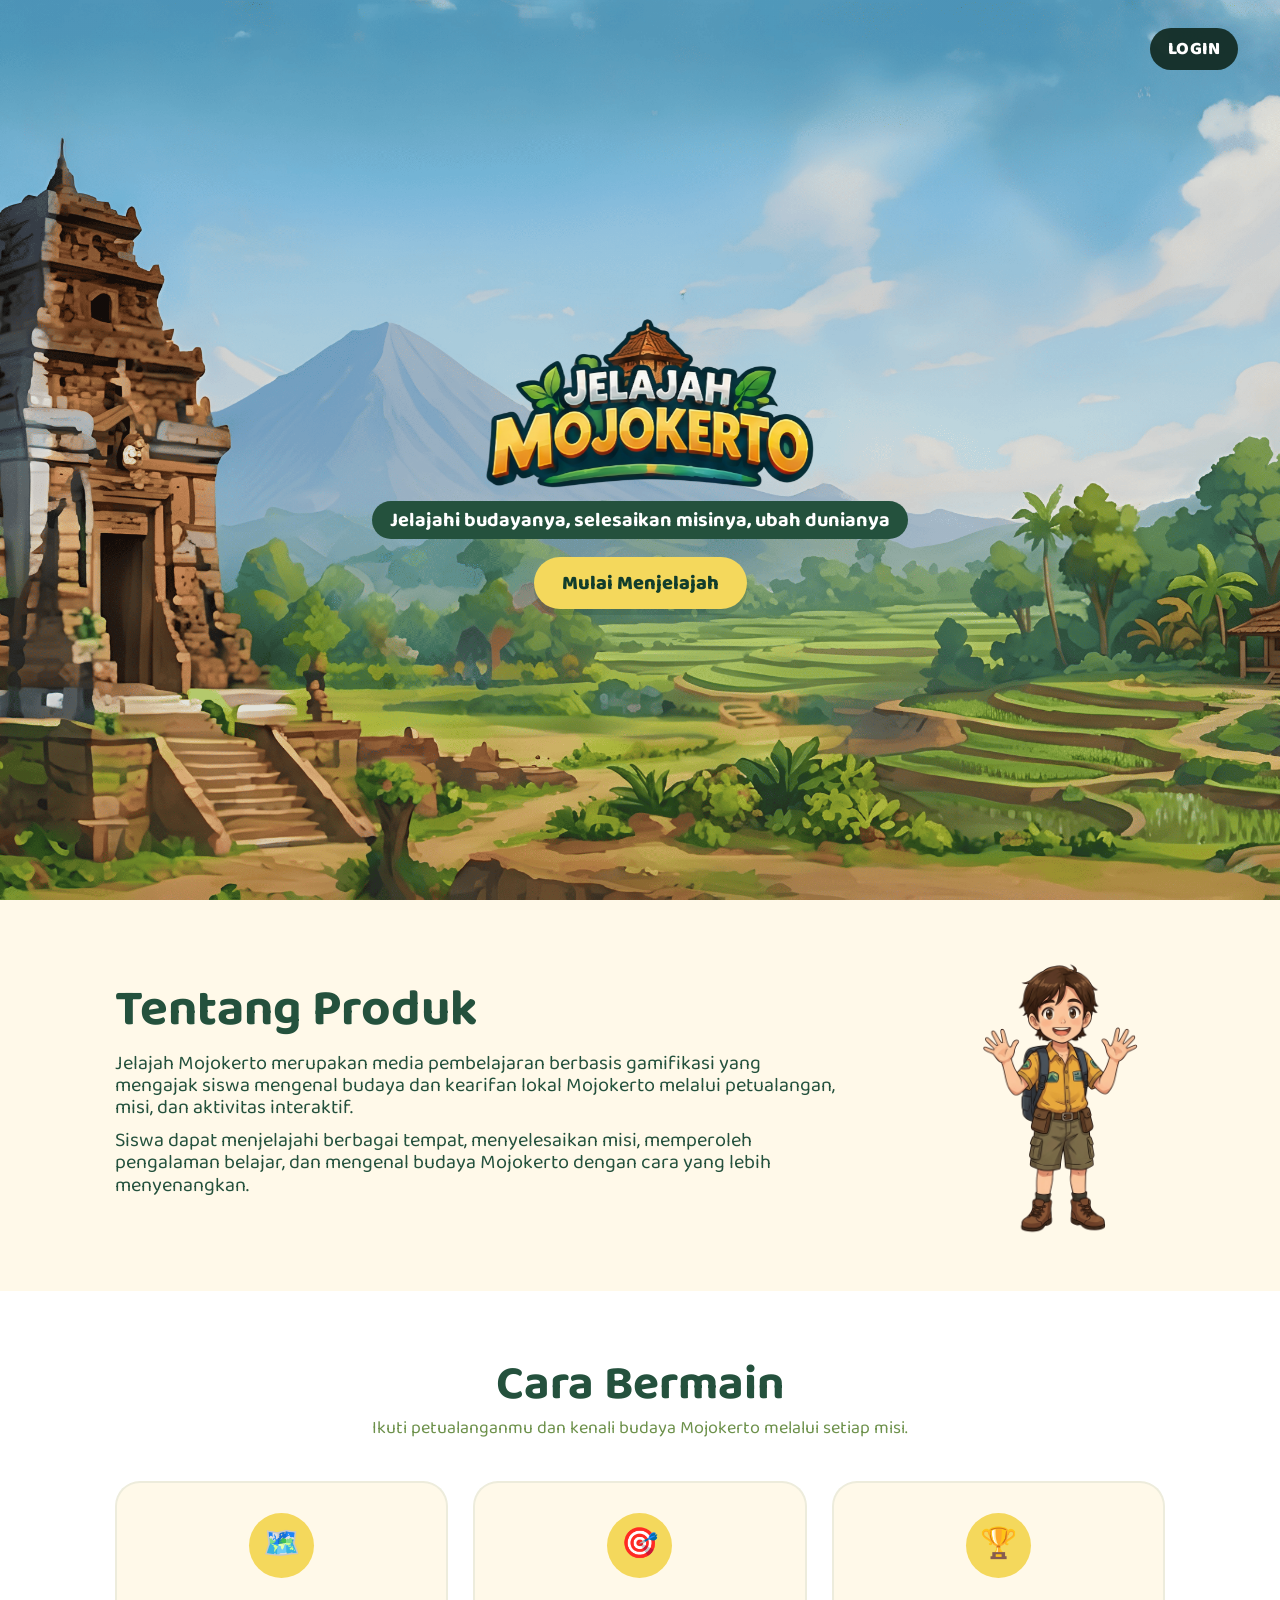
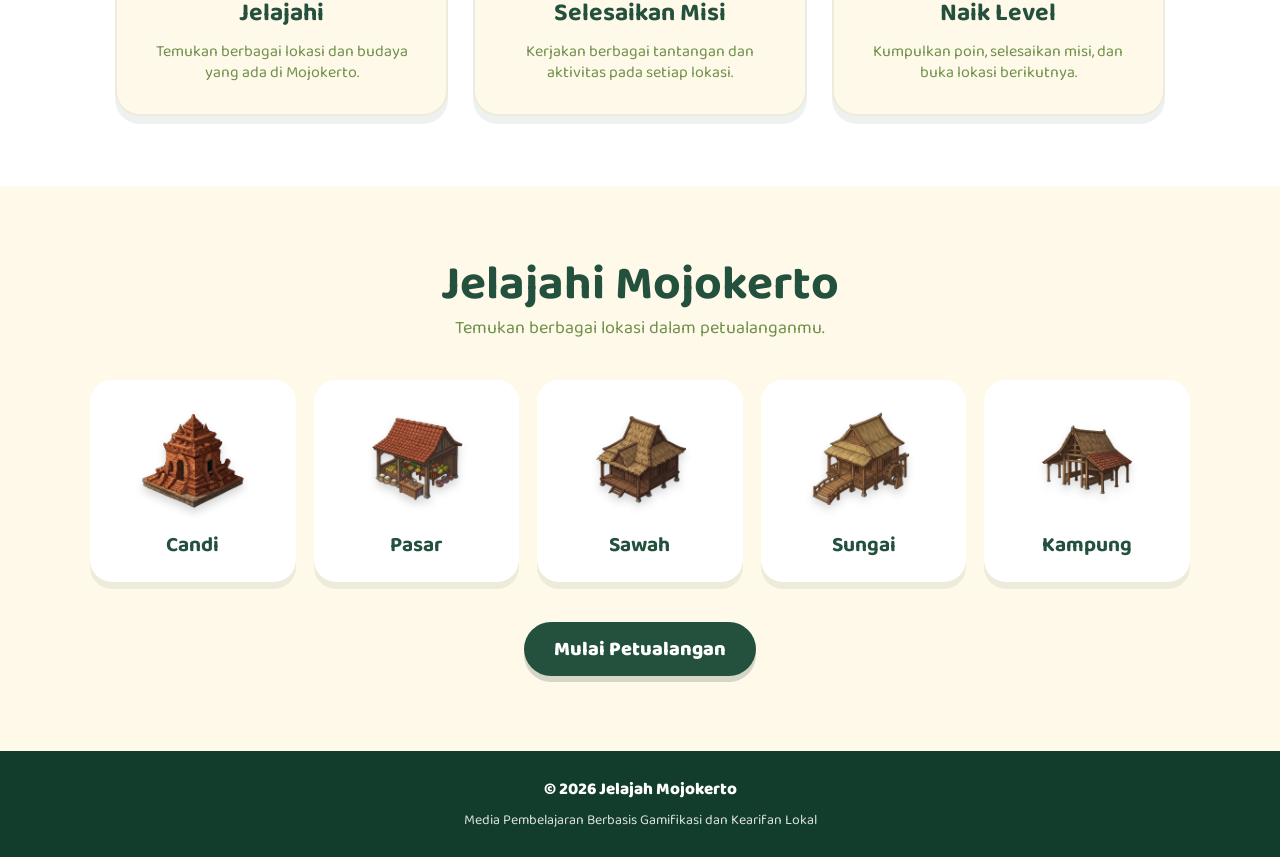
<file: index.html>
<!DOCTYPE html>
<html lang="id">
<head>
  <meta charset="UTF-8">
  <meta name="viewport" content="width=device-width, initial-scale=1.0">

  <title>Jelajah Mojokerto</title>

  <link rel="preconnect" href="https://fonts.googleapis.com">
  <link rel="preconnect" href="https://fonts.gstatic.com" crossorigin>

  <link
    href="https://fonts.googleapis.com/css2?family=Baloo+2:wght@400;500;600;700;800&display=swap"
    rel="stylesheet"
  >

  <link rel="stylesheet" href="style.css">
</head>

<body>

  <!-- ===================== HALAMAN 1 ===================== -->
  <section class="landing-page" id="tentang">

    <!-- TOPBAR -->
    <header class="topbar">
      <a href="login.html" class="login-badge">LOGIN</a>
    </header>


    <!-- ================= HERO ================= -->
    <div class="hero-logo">

      <img
        src="assets/logo.png"
        alt="Jelajah Mojokerto"
        class="logo"
      >

      <p>
        Jelajahi budayanya, selesaikan misinya, ubah dunianya
      </p>

      <a href="login.html" class="start-button">
        Mulai Menjelajah
      </a>

    </div>


    <!-- ================= TENTANG PRODUK ================= -->
    <section class="about-card scroll-reveal">

      <div class="about-text scroll-left">

        <h1>Tentang Produk</h1>

        <p>
          Jelajah Mojokerto merupakan media pembelajaran berbasis gamifikasi
          yang mengajak siswa mengenal budaya dan kearifan lokal Mojokerto
          melalui petualangan, misi, dan aktivitas interaktif.
        </p>

        <p>
          Siswa dapat menjelajahi berbagai tempat, menyelesaikan misi,
          memperoleh pengalaman belajar, dan mengenal budaya Mojokerto dengan
          cara yang lebih menyenangkan.
        </p>

      </div>

      <img
        src="assets/karakter.png"
        alt="Karakter penjelajah"
        class="character-about scroll-right"
      >

    </section>


    <!-- ================= CARA BERMAIN ================= -->
    <section class="how-to-play">

      <div class="section-title">
        <h2>Cara Bermain</h2>

        <p>
          Ikuti petualanganmu dan kenali budaya Mojokerto
          melalui setiap misi.
        </p>
      </div>


      <div class="steps">

        <!-- LANGKAH 1 -->
        <div class="step-card stagger-reveal">

          <div class="step-icon">
            🗺️
          </div>

          <h3>Jelajahi</h3>

          <p>
            Temukan berbagai lokasi dan budaya yang ada
            di Mojokerto.
          </p>

        </div>


        <!-- LANGKAH 2 -->
        <div class="step-card stagger-reveal">

          <div class="step-icon">
            🎯
          </div>

          <h3>Selesaikan Misi</h3>

          <p>
            Kerjakan berbagai tantangan dan aktivitas
            pada setiap lokasi.
          </p>

        </div>


        <!-- LANGKAH 3 -->
        <div class="step-card stagger-reveal">

          <div class="step-icon">
            🏆
          </div>

          <h3>Naik Level</h3>

          <p>
            Kumpulkan poin, selesaikan misi,
            dan buka lokasi berikutnya.
          </p>

        </div>

      </div>

    </section>


    <!-- ================= JELAJAHI MOJOKERTO ================= -->
    <section class="explore-section">

      <div class="section-title">

        <h2>Jelajahi Mojokerto</h2>

        <p>
          Temukan berbagai lokasi dalam petualanganmu.
        </p>

      </div>


      <div class="location-preview">

        <!-- CANDI -->
        <div class="preview-card stagger-reveal">

          <img
            src="assets/candi.png"
            alt="Candi"
          >

          <h3>Candi</h3>

        </div>


        <!-- PASAR -->
        <div class="preview-card stagger-reveal">

          <img
            src="assets/pasar.png"
            alt="Pasar"
          >

          <h3>Pasar</h3>

        </div>


        <!-- SAWAH -->
        <div class="preview-card stagger-reveal">

          <img
            src="assets/sawah.png"
            alt="Sawah"
          >

          <h3>Sawah</h3>

        </div>


        <!-- SUNGAI -->
        <div class="preview-card stagger-revea">

          <img
            src="assets/sungai.png"
            alt="Sungai"
          >

          <h3>Sungai</h3>

        </div>


        <!-- KAMPUNG -->
        <div class="preview-card stagger-revea">

          <img
            src="assets/kampung.png"
            alt="Kampung"
          >

          <h3>Kampung</h3>

        </div>

      </div>


      <!-- CTA -->
      <a href="login.html" class="explore-button">
        Mulai Petualangan
      </a>

    </section>


    <!-- ================= FOOTER ================= -->
    <footer class="footer">

      <p>
        © 2026 Jelajah Mojokerto
      </p>

      <span>
        Media Pembelajaran Berbasis Gamifikasi dan Kearifan Lokal
      </span>

    </footer>

  </section>
<script>
  const revealElements = document.querySelectorAll(
    '.scroll-reveal, .scroll-left, .scroll-right, .stagger-reveal'
  );

  const observer = new IntersectionObserver((entries, observer) => {

    entries.forEach(entry => {

      if (entry.isIntersecting) {

        entry.target.classList.add('show');

        observer.unobserve(entry.target);

      }

    });

  }, {
    threshold: 0.15
  });


  revealElements.forEach(element => {
    observer.observe(element);
  });
</script>
</body>
</html>
</file>
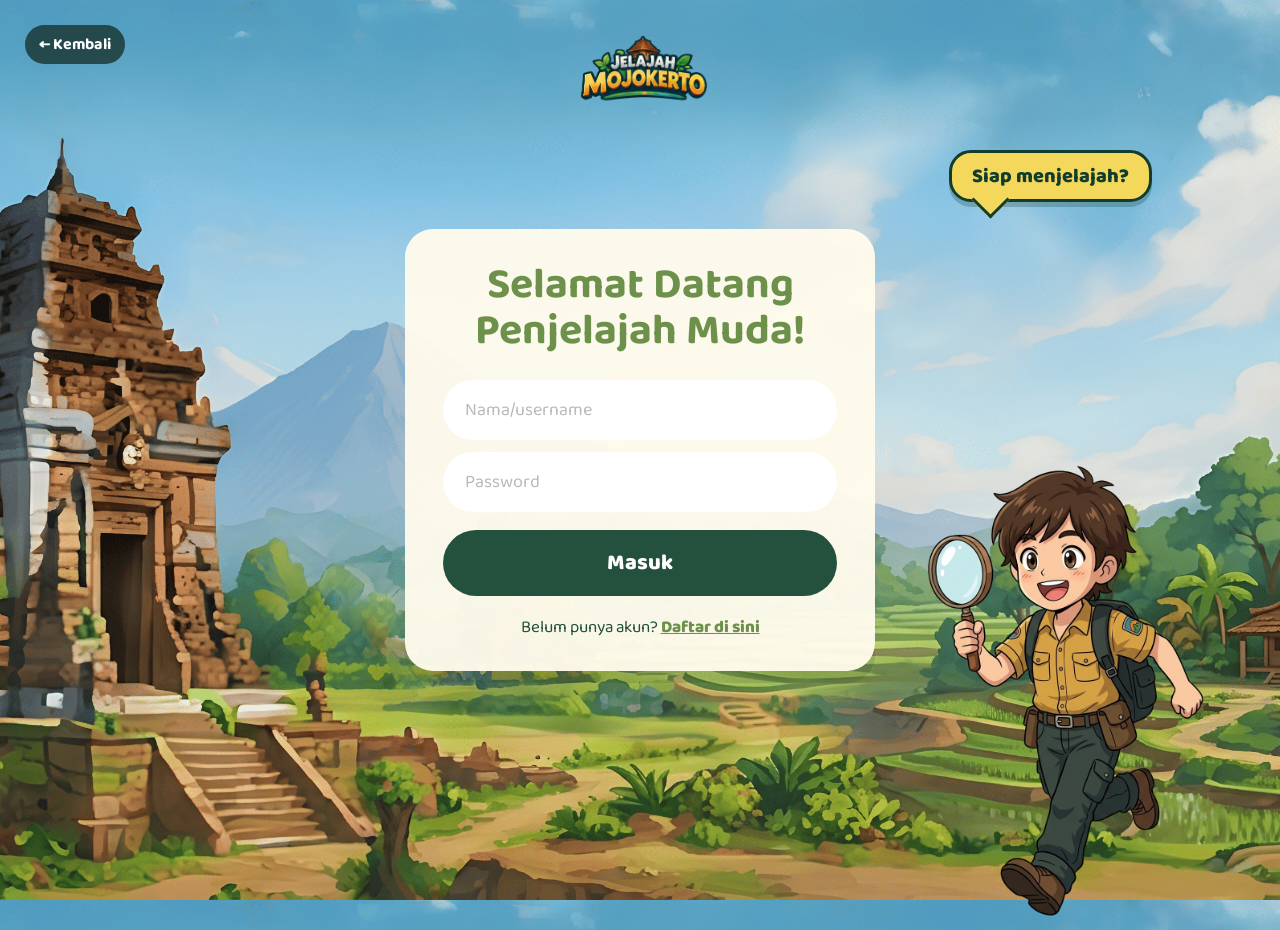
<file: login.html>
<!DOCTYPE html>
<html lang="id">
<head>
  <meta charset="UTF-8">
  <meta name="viewport" content="width=device-width, initial-scale=1.0">
  <title>Login - Jelajah Mojokerto</title>
  <link rel="preconnect" href="https://fonts.googleapis.com">
  <link rel="preconnect" href="https://fonts.gstatic.com" crossorigin>
  <link href="https://fonts.googleapis.com/css2?family=Baloo+2:wght@400;500;600;700;800&display=swap" rel="stylesheet">
  <link rel="stylesheet" href="style.css">
</head>
<body class="login-page">
  <a href="index.html" class="back-link">← Kembali</a>
  <img src="assets/logo.png" alt="Jelajah Mojokerto" class="login-logo">
  <div class="speech-bubble">
  Siap menjelajah?
</div>

  <div class="login-box">
    <h1>Selamat Datang<br>Penjelajah Muda!</h1>
    <form action="map.html">
      <input type="text" placeholder="Nama/username" required>
      <input type="password" placeholder="Password" required>
      <button type="submit">Masuk</button>
    </form>
    <p class="register-text">Belum punya akun? <a href="register.html">Daftar di sini</a></p>
  </div>

  <img src="assets/karakter-membawa-kaca-pembesar.png" alt="Penjelajah muda" class="character-login">
</body>
</html>
</file>
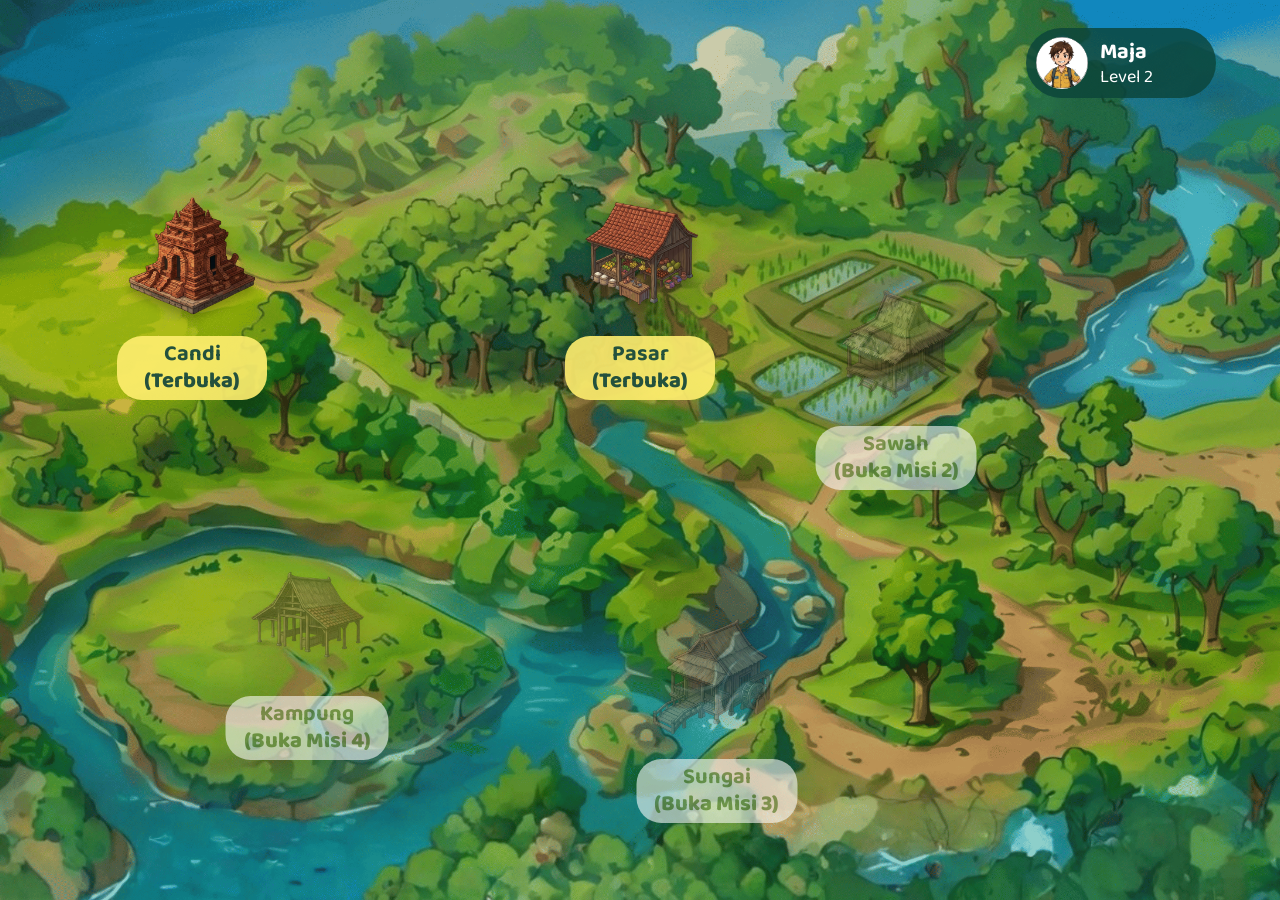
<file: map.html>
<!DOCTYPE html>
<html lang="id">
<head>
  <meta charset="UTF-8">
  <meta name="viewport" content="width=device-width, initial-scale=1.0">
  <title>Jelajah Mojokerto</title>
  <link rel="preconnect" href="https://fonts.googleapis.com">
  <link rel="preconnect" href="https://fonts.gstatic.com" crossorigin>
  <link href="https://fonts.googleapis.com/css2?family=Baloo+2:wght@400;500;600;700;800&display=swap" rel="stylesheet">
  <link rel="stylesheet" href="style.css">
</head>
<body class="">
  <section class="map-page" id="jelajah">

 <div class="profile-menu">

  <div class="profile-card">
    <div class="profile-avatar">
      <img src="assets/avatar.png" alt="Avatar">
    </div>

    <div>
      <strong>Maja</strong>
      <span>Level 2</span>
    </div>
  </div>

  <div class="profile-dropdown">
    <a href="profil.html">Profil</a>
    <a href="#">Pengaturan</a>
    <a href="index.html">Logout</a>
  </div>

</div>

  <!-- CANDI -->
   <a href="misi1.html">
<div class="map-location location-candi">
    <button class="location-button unlocked">
      <img src="assets/candi.png" alt="Candi">
      <strong>Candi</strong>
      <span>(Terbuka)</span>
    </button>
  </div>

   </a>
  
   <a href="misi2.html">
<!-- PASAR -->
  <div class="map-location location-pasar">
    <button class="location-button unlocked">
      <img src="assets/pasar.png" alt="Pasar">
      <strong>Pasar</strong>
      <span>(Terbuka)</span>
    </button>
  </div>

   </a>
  
  <!-- SAWAH -->
<div class="map-location location-sawah">
  <button class="location-button locked" onclick="showLocked(this)">
    <img src="assets/sawah.png" alt="Sawah">
    <strong>Sawah</strong>
    <span>(Buka Misi 2)</span>
  </button>

  <div class="locked-message">
    <i class="fa-solid fa-lock"></i>
    <strong>Misi belum terbuka</strong>
    <span>Selesaikan misi sebelumnya</span>
  </div>
</div>

  <!-- SUNGAI -->
<div class="map-location location-sungai">
  <button class="location-button locked" onclick="showLocked(this)">
    <img src="assets/sungai.png" alt="Sungai">
    <strong>Sungai</strong>
    <span>(Buka Misi 3)</span>
  </button>

  <div class="locked-message">
    <i class="fa-solid fa-lock"></i>
    <strong>Misi belum terbuka</strong>
    <span>Selesaikan misi sebelumnya.</span>
  </div>
</div>
  <!-- KAMPUNG -->
<div class="map-location location-kampung">
  <button class="location-button locked" onclick="showLocked(this)">
    <img src="assets/kampung.png" alt="Kampung">
    <strong>Kampung</strong>
    <span>(Buka Misi 4)</span>
  </button>

  <div class="locked-message">
    <i class="fa-solid fa-lock"></i>
    <strong>Misi belum terbuka</strong>
    <span>Selesaikan misi sebelumnya.</span>
  </div>
</div>

</section>
<script>
  function showLocked(button) {

    const message =
      button.parentElement.querySelector('.locked-message');

    button.classList.remove('shake');

    void button.offsetWidth;

    button.classList.add('shake');

    message.classList.add('show');

    setTimeout(() => {
      message.classList.remove('show');
    }, 2500);
  }
</script>
</body>
</html>
</file>
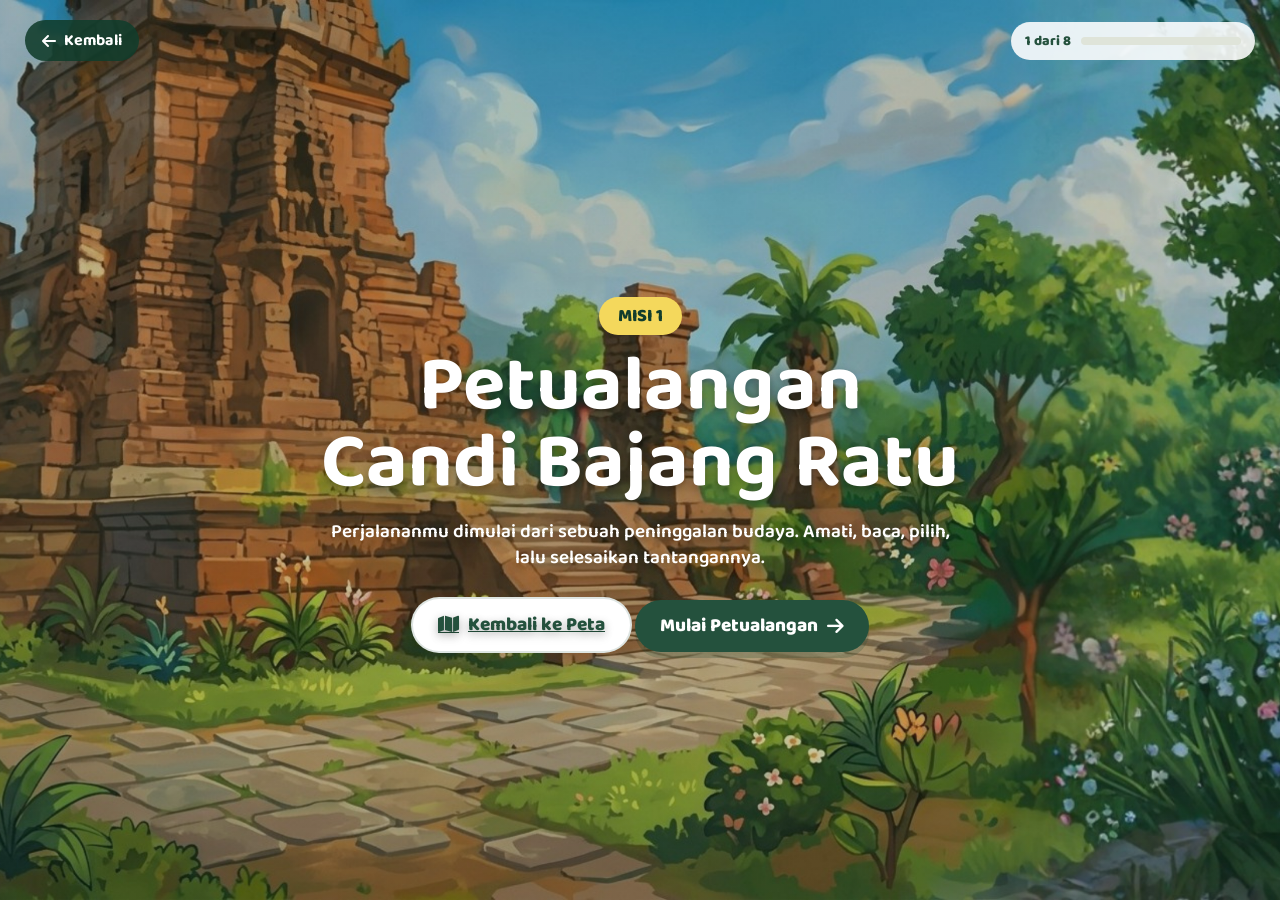
<file: misi1.html>
<!DOCTYPE html>
<html lang="id">
<head>
  <meta charset="UTF-8">
  <meta name="viewport" content="width=device-width, initial-scale=1.0">
  <title>Misi 1 - Candi Bajang Ratu | map Mojokerto</title>

  <link rel="preconnect" href="https://fonts.googleapis.com">
  <link rel="preconnect" href="https://fonts.gstatic.com" crossorigin>
  <link href="https://fonts.googleapis.com/css2?family=Baloo+2:wght@400;500;600;700;800&display=swap" rel="stylesheet">

  <link rel="stylesheet"
        href="https://cdnjs.cloudflare.com/ajax/libs/font-awesome/6.5.2/css/all.min.css">

  <link rel="stylesheet" href="misi1.css">
</head>

<body>
  <main class="mission-app">

    <header class="mission-topbar">
      <a href="map.html" class="back-button">
        <i class="fa-solid fa-arrow-left"></i>
        Kembali
      </a>

      <div class="mission-progress-wrap">
        <span id="stageText">1 dari 8</span>
        <div class="progress-track">
          <div class="progress-fill" id="progressFill"></div>
        </div>
      </div>
    </header>

    <!-- 1. CANDI -->
    <section class="mission-stage active" data-stage="1">
      <div class="stage-content hero-stage">
        <div class="stage-badge">MISI 1</div>
        <h1>Petualangan<br>Candi Bajang Ratu</h1>
        <p class="stage-subtitle">
          Perjalananmu dimulai dari sebuah peninggalan budaya.
          Amati, baca, pilih, lalu selesaikan tantangannya.
        </p>

       <div class="mission-actions">

  <a href="map.html" class="secondary-button">
    <i class="fa-solid fa-map"></i>
    Kembali ke Peta
  </a>

  <button type="button" class="primary-button next-stage">
    Mulai Petualangan
    <i class="fa-solid fa-arrow-right"></i>
  </button>

</div>
      </div>
    </section>

    <!-- 2. CERITA -->
    <section class="mission-stage" data-stage="2">
      <div class="stage-content">
        <div class="story-card">
          <span class="mini-label">CERITA PEMBUKA</span>
          <h2>Kamu sudah tiba di Candi Bajang Ratu.</h2>
          <p>
            Hari ini kamu berperan sebagai penjelajah muda.
            Tugasmu adalah mengamati lingkungan candi, membaca
            informasi, lalu mengambil keputusan untuk menyelesaikan misi.
          </p>
          <p>
            Perhatikan setiap petunjuk karena keputusanmu akan
            menentukan langkah berikutnya.
          </p>
<div class="mission-actions">

  <button type="button"
          class="secondary-button"
          onclick="showStage(1)">
    <i class="fa-solid fa-arrow-left"></i>
    Kembali
  </button>

  <button type="button" class="primary-button next-stage">
    Lanjut Eksplorasi
    <i class="fa-solid fa-arrow-right"></i>
  </button>

</div>
        </div>
      </div>
    </section>
    <!-- ================= 3. EKSPLORASI ================= -->
<section class="mission-stage" data-stage="3">

  <div class="stage-content">

    <div class="explore-card">

      <span class="mini-label">
        EKSPLORASI CANDI
      </span>

      <h2>
        Temukan bagian menarik dari Candi Bajang Ratu!
      </h2>

      <p class="explore-description">
        Amati gambar berikut, lalu klik bagian candi
        yang ingin kamu pelajari.
      </p>


      <!-- AREA GAMBAR -->
      <div class="candi-explore">

        <img
          src="assets/candibajangratu.jpg"
          alt="Candi Bajang Ratu"
        >


        <!-- HOTSPOT 1 -->
        <button
          class="candi-hotspot hotspot-tangga"
          data-title="Tangga Candi"
          data-info="Tangga merupakan bagian yang digunakan untuk menuju bagian atas atau area masuk candi."
        >
          <span>1</span>
        </button>


        <!-- HOTSPOT 2 -->
        <button
          class="candi-hotspot hotspot-pintu"
          data-title="Pintu Candi"
          data-info="Bagian pintu merupakan salah satu bagian penting yang dapat diamati dari bentuk bangunan candi."
        >
          <span>2</span>
        </button>


        <!-- HOTSPOT 3 -->
        <button
          class="candi-hotspot hotspot-bangunan"
          data-title="Bangunan Candi"
          data-info="Bangunan candi memiliki susunan dan bentuk yang dapat diamati untuk mengenal karakteristiknya."
        >
          <span>3</span>
        </button>

      </div>

      <!-- PROGRESS -->
      <div class="explore-progress">

        <span id="exploreCount">
          0 / 3 bagian ditemukan
        </span>

        <div class="explore-progress-track">
          <div
            class="explore-progress-fill"
            id="exploreProgressFill"
          ></div>
        </div>

      </div>

<div class="mission-actions">

  <button type="button"
          class="secondary-button"
          onclick="showStage(2)">
    <i class="fa-solid fa-arrow-left"></i>
    Kembali
  </button>

  <button
    type="button"
    class="primary-button hidden"
    id="exploreNext"
  >
    Lanjut ke Informasi
    <i class="fa-solid fa-arrow-right"></i>
  </button>

</div>


<!-- POP-UP INFORMASI -->
<div class="explore-modal" id="exploreModal">

  <div class="explore-modal-box">

    <button class="explore-modal-close" id="closeExploreModal">
      <i class="fa-solid fa-xmark"></i>
    </button>

    <div class="explore-modal-icon">
      <i class="fa-solid fa-magnifying-glass"></i>
    </div>

    <span class="mini-label">HASIL EKSPLORASI</span>

    <h3 id="modalExploreTitle">
      Bagian Candi
    </h3>

    <p id="modalExploreText">
      Informasi bagian candi akan muncul di sini.
    </p>

    <button class="primary-button" id="modalOkButton">
      Mengerti
      <i class="fa-solid fa-check"></i>
    </button>

  </div>

</div>
    </div>

  </div>

</section>

    <!-- 4. BACA INFORMASI -->
<section class="mission-stage" data-stage="4">
  <div class="stage-content">

    <div class="info-card">

      <span class="mini-label">BACA INFORMASI</span>

      <h2>Kenali Candi Bajang Ratu</h2>

      <p class="info-intro">
        Kamu sudah menemukan beberapa informasi saat mengeksplorasi
        Candi Bajang Ratu. Sekarang, baca kembali informasi berikut
        karena akan digunakan untuk menyelesaikan tantangan selanjutnya.
      </p>

      <div class="reading-box">

        <div class="reading-item">
          <div class="reading-icon">
            <i class="fa-solid fa-landmark"></i>
          </div>

          <div>
            <h3>Candi Bajang Ratu</h3>
            <p>
              Candi Bajang Ratu merupakan salah satu peninggalan
              bersejarah yang berada di kawasan Trowulan, Mojokerto.
            </p>
          </div>
        </div>

        <div class="reading-item">
          <div class="reading-icon">
            <i class="fa-solid fa-shapes"></i>
          </div>

          <div>
            <h3>Bentuk dan Bagian Candi</h3>
            <p>
              Candi memiliki beberapa bagian dengan bentuk dan ukuran
              yang dapat diamati. Bentuk tersebut dapat membantu kita
              mengenali dan mempelajari berbagai konsep matematika.
            </p>
          </div>
        </div>

        <div class="reading-item">
          <div class="reading-icon">
            <i class="fa-solid fa-ruler-combined"></i>
          </div>

          <div>
            <h3>Ukuran dan Perhitungan</h3>
            <p>
              Informasi tentang panjang, lebar, atau ukuran suatu bagian
              dapat digunakan untuk melakukan perhitungan sederhana.
            </p>
          </div>
        </div>

      </div>

      <div class="info-tip">
        <i class="fa-solid fa-lightbulb"></i>
        <span>
          Ingat informasi penting yang kamu baca.
          Setelah ini, kamu akan diminta membuat keputusan
          berdasarkan informasi yang telah kamu temukan.
        </span>
      </div>

      <div class="mission-actions">

        <button class="secondary-button" onclick="showStage(3)">
          <i class="fa-solid fa-arrow-left"></i>
          Kembali
        </button>

        <button class="primary-button next-stage">
          Lanjut ke Keputusan
          <i class="fa-solid fa-arrow-right"></i>
        </button>

      </div>

    </div>

  </div>
</section>
<!-- 5. AMBIL KEPUTUSAN -->
<section class="mission-stage" data-stage="5">
  <div class="stage-content">

    <div class="question-card decision-card">

      <span class="mini-label">AMBIL KEPUTUSAN</span>

      <h2>
        Kamu menemukan beberapa bagian menarik
        dari Candi Bajang Ratu.
      </h2>

      <p class="decision-intro">
        Kamu ingin mengamati candi lebih dekat.
        Pilih tindakan yang menurutmu tepat sebagai
        seorang penjelajah yang menjaga peninggalan sejarah.
      </p>

      <div class="choice-grid decision-choices">

        <button class="choice-button" data-correct="true">
          <span class="choice-letter">A</span>
          <span class="choice-text">
            Mengamati dari jarak aman dan menjaga lingkungan candi
          </span>
        </button>

        <button class="choice-button" data-correct="false">
          <span class="choice-letter">B</span>
          <span class="choice-text">
            Menyentuh bagian bangunan agar bisa melihat lebih dekat
          </span>
        </button>

        <button class="choice-button" data-correct="false">
          <span class="choice-letter">C</span>
          <span class="choice-text">
            Menaiki bagian candi agar dapat melihat lebih luas
          </span>
        </button>

      </div>

      <div class="feedback-box" id="decisionFeedback"></div>

      <div class="mission-actions">

        <button class="secondary-button" onclick="showStage(4)">
          <i class="fa-solid fa-arrow-left"></i>
          Kembali
        </button>

        <button class="primary-button hidden next-stage" id="decisionNext">
          Lanjut Tantangan
          <i class="fa-solid fa-arrow-right"></i>
        </button>

      </div>

    </div>

  </div>
</section>
<!-- 6. NUMERASI -->
<section class="mission-stage" data-stage="6">
  <div class="stage-content">

    <div class="question-card numeracy-card">

      <span class="mini-label">TANTANGAN NUMERASI</span>

      <h2>Hitung Luas Area</h2>

      <p class="numeracy-intro">
        Kamu menemukan sebuah area berbentuk persegi panjang
        di sekitar candi. Gunakan informasi berikut untuk
        menentukan luasnya.
      </p>

      <div class="measurement-box">

        <div class="measurement-item">
          <i class="fa-solid fa-arrows-left-right"></i>
          <span>Panjang</span>
          <strong>8 meter</strong>
        </div>

        <div class="measurement-item">
          <i class="fa-solid fa-arrows-up-down"></i>
          <span>Lebar</span>
          <strong>4 meter</strong>
        </div>

      </div>

      <div class="formula-box">
        <span>Luas = Panjang × Lebar</span>
        <strong>8 × 4 = ?</strong>
      </div>

      <p class="drag-instruction">
        Seret jawaban yang tepat ke kotak di bawah.
      </p>

      <div class="drop-area" id="answerDrop">
        <i class="fa-solid fa-arrow-down"></i>
        <span>Letakkan jawaban di sini</span>
      </div>

      <div class="answer-options" id="answerOptions">

        <div class="answer-item" draggable="true" data-answer="24">
          24
        </div>

        <div class="answer-item" draggable="true" data-answer="32">
          32
        </div>

        <div class="answer-item" draggable="true" data-answer="36">
          36
        </div>

        <div class="answer-item" draggable="true" data-answer="12">
          12
        </div>

      </div>

      <div class="feedback-box" id="numeracyFeedback"></div>

      <div class="mission-actions">

        <button class="secondary-button" onclick="showStage(5)">
          <i class="fa-solid fa-arrow-left"></i>
          Kembali
        </button>

        <button class="primary-button hidden next-stage" id="numeracyNext">
          Tentukan Hasil
          <i class="fa-solid fa-arrow-right"></i>
        </button>

      </div>

    </div>

  </div>
</section>
 <!-- 7. CANDI BEREAKSI -->
<section class="mission-stage" data-stage="7">
  <div class="stage-content">

    <div class="reaction-card">

      <div class="reaction-badge">
        <i class="fa-solid fa-star"></i>
      </div>

      <span class="mini-label">MISI BERHASIL</span>

      <h2>Candi Bajang Ratu Bereaksi!</h2>

      <p class="reaction-text">
        Kamu berhasil menggunakan informasi yang ditemukan
        dan menyelesaikan tantangan numerasi.
      </p>

      <div class="candi-reaction">

        <div class="candi-light"></div>

        <img
          src="assets/candibajangratu.jpg"
          alt="Candi Bajang Ratu"
        >

        <div class="spark spark-1">✦</div>
        <div class="spark spark-2">✦</div>
        <div class="spark spark-3">✦</div>
        <div class="spark spark-4">✦</div>

      </div>

      <div class="reaction-message">
        <i class="fa-solid fa-compass"></i>

        <div>
          <strong>Jalanmu terbuka!</strong>
          <span>
            Pengetahuan yang kamu temukan membantu
            membuka perjalanan berikutnya.
          </span>
        </div>
      </div>

      <div class="xp-reward">
        <i class="fa-solid fa-star"></i>
        <strong>+100 XP</strong>
      </div>

      <div class="mission-actions">

        <button
          class="secondary-button"
          onclick="showStage(6)"
        >
          <i class="fa-solid fa-arrow-left"></i>
          Kembali
        </button>

        <button class="primary-button next-stage">
          Lihat Hasil Misi
          <i class="fa-solid fa-arrow-right"></i>
        </button>

      </div>

    </div>

  </div>
</section>
<!-- 8. HASIL & REFLEKSI -->
<section class="mission-stage" data-stage="8">
  <div class="stage-content">

    <div class="result-card">

      <div class="mission-complete-icon">
        <i class="fa-solid fa-trophy"></i>
      </div>

      <span class="mini-label">MISI SELESAI</span>

      <h2>Hebat, Penjelajah!</h2>

      <p class="result-intro">
        Kamu berhasil menyelesaikan perjalanan
        di Candi Bajang Ratu.
      </p>

      <div class="achievement-box">

        <div class="achievement-item">
          <i class="fa-solid fa-compass"></i>
          <span>Eksplorasi</span>
          <strong>Selesai</strong>
        </div>

        <div class="achievement-item">
          <i class="fa-solid fa-brain"></i>
          <span>Keputusan</span>
          <strong>Selesai</strong>
        </div>

        <div class="achievement-item">
          <i class="fa-solid fa-calculator"></i>
          <span>Numerasi</span>
          <strong>Selesai</strong>
        </div>

      </div>

      <div class="xp-final">
        <i class="fa-solid fa-star"></i>
        <span>Hadiahmu</span>
        <strong>+100 XP</strong>
      </div>

      <div class="reflection-section">

        <span class="mini-label">REFLEKSI</span>

        <h3>
          Apa hal baru yang kamu pelajari
          dari perjalanan di candi?
        </h3>

        <textarea
          id="reflection"
          rows="5"
          placeholder="Ceritakan pengalamanmu..."
        ></textarea>

        <p class="save-message" id="saveMessage"></p>

      </div>

      <div class="mission-actions">

        <button
          class="secondary-button"
          id="saveReflection"
        >
          <i class="fa-solid fa-floppy-disk"></i>
          Simpan Refleksi
        </button>

        <a
          href="map.html"
          class="primary-button link-button"
        >
          Kembali ke Peta
          <i class="fa-solid fa-map"></i>
        </a>

      </div>

    </div>

  </div>
</section>

  </main>

  <script>
    const stages = [...document.querySelectorAll('.mission-stage')];
    const progressFill = document.getElementById('progressFill');
    const stageText = document.getElementById('stageText');
    let currentStage = 1;

    function showStage(stageNumber) {
      currentStage = stageNumber;

      stages.forEach(stage => {
        stage.classList.toggle(
          'active',
          Number(stage.dataset.stage) === stageNumber
        );
      });

      const percent = ((stageNumber - 1) / (stages.length - 1)) * 100;
      progressFill.style.width = `${percent}%`;
      stageText.textContent = `${stageNumber} dari ${stages.length}`;

      window.scrollTo({ top: 0, behavior: 'smooth' });
    }

    document.querySelectorAll('.next-stage').forEach(button => {
      button.addEventListener('click', () => {
        if (currentStage < stages.length) {
          showStage(currentStage + 1);
        }
      });
    });

    // Keputusan
    const decisionChoices = document.querySelectorAll('.decision-choices .choice-button');
    const decisionFeedback = document.getElementById('decisionFeedback');
    const decisionNext = document.getElementById('decisionNext');

    decisionChoices.forEach(button => {
      button.addEventListener('click', () => {
        const isCorrect = button.dataset.correct === 'true';

        decisionChoices.forEach(choice => {
          choice.disabled = true;
        });

        if (isCorrect) {
          button.classList.add('correct');
          decisionFeedback.textContent =
            'Tepat! Kamu memilih tindakan yang menjaga kawasan candi.';
          decisionFeedback.className = 'feedback-box success';
          decisionNext.classList.remove('hidden');
        } else {
          button.classList.add('wrong');
          decisionFeedback.textContent =
            'Belum tepat. Pilih tindakan yang menjaga kawasan candi.';
          decisionFeedback.className = 'feedback-box error';

          setTimeout(() => {
            decisionChoices.forEach(choice => {
              if (!choice.classList.contains('wrong')) {
                choice.disabled = false;
              }
            });
          }, 650);
        }
      });
    });
// ================= NUMERASI =================

const answerOptions = document.querySelectorAll('.answer-item');
const answerDrop = document.getElementById('answerDrop');
const numeracyFeedback = document.getElementById('numeracyFeedback');
const numeracyNext = document.getElementById('numeracyNext');

let selectedAnswer = null;


// ================= TAP / KLIK =================

answerOptions.forEach(item => {

  item.addEventListener('click', () => {

    // hapus pilihan sebelumnya
    answerOptions.forEach(option => {
      option.classList.remove('selected');
    });

    // pilih angka
    item.classList.add('selected');

    selectedAnswer = item.dataset.answer;

    // ubah petunjuk
    answerDrop.innerHTML = `
      <i class="fa-solid fa-arrow-down"></i>
      <span>Tap kotak ini untuk memasukkan jawaban</span>
    `;

  });

});


// ================= TAP KOTAK =================

answerDrop.addEventListener('click', () => {

  if (!selectedAnswer) {

    numeracyFeedback.textContent =
      'Pilih salah satu jawaban terlebih dahulu.';

    numeracyFeedback.className =
      'feedback-box error';

    return;
  }

  checkNumeracyAnswer(selectedAnswer);

});


// ================= DRAG DESKTOP =================

answerOptions.forEach(item => {

  item.addEventListener('dragstart', (e) => {

    e.dataTransfer.setData(
      'text/plain',
      item.dataset.answer
    );

    item.classList.add('dragging');

  });

  item.addEventListener('dragend', () => {
    item.classList.remove('dragging');
  });

});


answerDrop.addEventListener('dragover', (e) => {

  e.preventDefault();

  answerDrop.classList.add('drag-over');

});


answerDrop.addEventListener('dragleave', () => {

  answerDrop.classList.remove('drag-over');

});


answerDrop.addEventListener('drop', (e) => {

  e.preventDefault();

  answerDrop.classList.remove('drag-over');

  const answer =
    e.dataTransfer.getData('text/plain');

  checkNumeracyAnswer(answer);

});


// ================= CEK JAWABAN =================

function checkNumeracyAnswer(answer) {

  if (answer === '32') {

    answerDrop.classList.remove('wrong');
    answerDrop.classList.add('correct');

    answerDrop.innerHTML = `
      <i class="fa-solid fa-circle-check"></i>
      <strong>32 m²</strong>
    `;

    numeracyFeedback.textContent =
      'Benar! Luas area tersebut adalah 8 × 4 = 32 m².';

    numeracyFeedback.className =
      'feedback-box success';

    answerOptions.forEach(item => {

      item.classList.remove('selected');
      item.draggable = false;
      item.style.opacity = '0.5';

    });

    numeracyNext.classList.remove('hidden');

    selectedAnswer = null;

  } else {

    answerDrop.classList.remove('correct');
    answerDrop.classList.add('wrong');

    numeracyFeedback.textContent =
      'Belum tepat. Coba hitung kembali panjang × lebar.';

    numeracyFeedback.className =
      'feedback-box error';

    setTimeout(() => {

      answerDrop.classList.remove('wrong');

    }, 500);

  }

}


    // Refleksi
    document.getElementById('saveReflection').addEventListener('click', () => {
      const reflection = document.getElementById('reflection').value.trim();
      const saveMessage = document.getElementById('saveMessage');

      if (!reflection) {
        saveMessage.textContent = 'Tuliskan refleksimu terlebih dahulu.';
        saveMessage.className = 'save-message error-text';
        return;
      }

      saveMessage.textContent = 'Refleksi berhasil disimpan.';
      saveMessage.className = 'save-message success-text';
    });

    showStage(1);
    // ================= EKSPLORASI CANDI =================

const hotspots =
  document.querySelectorAll(".candi-hotspot");

const exploreCount =
  document.getElementById("exploreCount");

const exploreProgressFill =
  document.getElementById("exploreProgressFill");

const exploreNext =
  document.getElementById("exploreNext");

const exploreModal =
  document.getElementById("exploreModal");

const modalExploreTitle =
  document.getElementById("modalExploreTitle");

const modalExploreText =
  document.getElementById("modalExploreText");

const closeExploreModal =
  document.getElementById("closeExploreModal");

const modalOkButton =
  document.getElementById("modalOkButton");

let foundHotspots = 0;
let lastHotspotWasLast = false;


// Membuka popup
function openExploreModal(title, text) {

  modalExploreTitle.textContent = title;
  modalExploreText.textContent = text;

  exploreModal.classList.add("show");
}


// Menutup popup
function closeExplore() {

  exploreModal.classList.remove("show");

  /*
   * Kalau yang baru saja dibuka adalah
   * hotspot terakhir, tampilkan selesai.
   */
  if (lastHotspotWasLast) {

    exploreCount.textContent =
      "3 / 3 bagian ditemukan ✓";

    exploreCount.classList.add(
      "explore-complete"
    );

    exploreProgressFill.style.width = "100%";

    exploreNext.classList.remove(
      "hidden"
    );

    lastHotspotWasLast = false;
  }
}


// Tombol "Mengerti"
closeExploreModal.addEventListener(
  "click",
  closeExplore
);

modalOkButton.addEventListener(
  "click",
  closeExplore
);
document
  .getElementById("exploreNext")
  .addEventListener("click", () => {
    showStage(4);
  });

// Klik hotspot
hotspots.forEach(hotspot => {

  hotspot.addEventListener("click", () => {

    // Jangan bisa diklik dua kali
    if (
      hotspot.classList.contains("found")
    ) {
      return;
    }


    hotspot.classList.add("found");

    foundHotspots++;


    // Update jumlah
    exploreCount.textContent =
      `${foundHotspots} / ${hotspots.length} bagian ditemukan`;


    // Update progress bar
    const percentage =
      (foundHotspots / hotspots.length) * 100;

    exploreProgressFill.style.width =
      percentage + "%";


    /*
     * Kalau ini nomor 3:
     * tetap tampilkan definisinya,
     * tetapi jangan langsung menampilkan tombol lanjut.
     */
    if (
      foundHotspots === hotspots.length
    ) {

      lastHotspotWasLast = true;

      openExploreModal(
        hotspot.dataset.title,
        hotspot.dataset.info
      );

      return;
    }


    /*
     * Nomor 1 dan 2
     * juga tampilkan definisi.
     */
    openExploreModal(
      hotspot.dataset.title,
      hotspot.dataset.info
    );

  });

});
  </script>
</body>
</html>
</file>
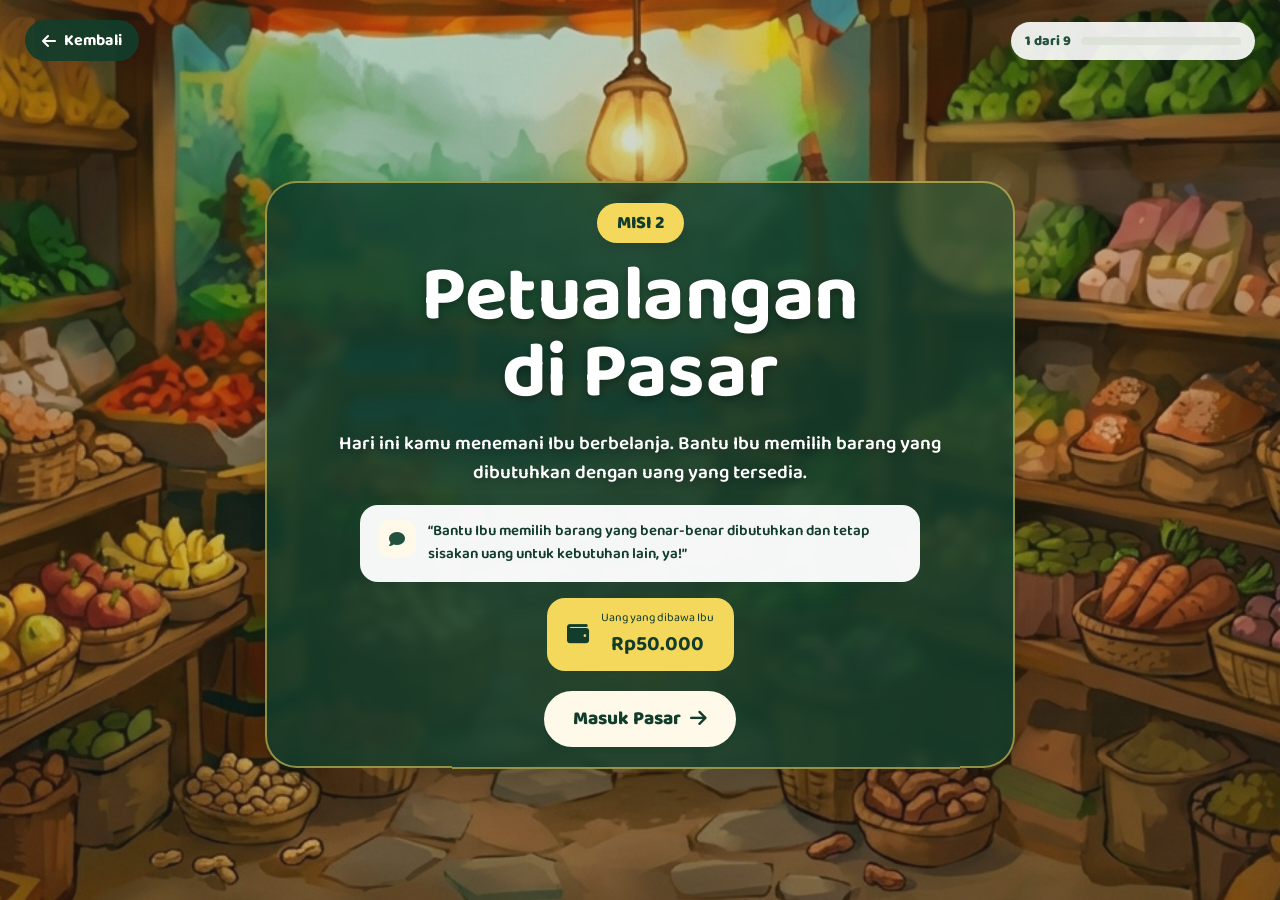
<file: misi2.html>
<!DOCTYPE html>
<html lang="id">
<head>
  <meta charset="UTF-8">
  <meta name="viewport" content="width=device-width, initial-scale=1.0">

  <title>Misi 2 - Pasar | Jelajah Mojokerto</title>

  <link rel="preconnect" href="https://fonts.googleapis.com">
  <link rel="preconnect" href="https://fonts.gstatic.com" crossorigin>

  <link
    href="https://fonts.googleapis.com/css2?family=Baloo+2:wght@400;500;600;700;800&display=swap"
    rel="stylesheet"
  >

  <link
    rel="stylesheet"
    href="https://cdnjs.cloudflare.com/ajax/libs/font-awesome/6.5.2/css/all.min.css"
  >

  <link rel="stylesheet" href="misi2.css">
</head>

<body>

<main class="market-app">

  <!-- ================= TOPBAR ================= -->
  <header class="market-topbar">

    <a href="map.html" class="back-button">
      <i class="fa-solid fa-arrow-left"></i>
      Kembali
    </a>

    <div class="market-progress">
      <span id="stageText">1 dari 9</span>

      <div class="progress-track">
        <div class="progress-fill" id="progressFill"></div>
      </div>
    </div>

  </header>
<!-- ================= 1. MASUK PASAR ================= -->

<section class="market-stage active" data-stage="1">

  <div class="stage-center">

    <div class="mission-badge">
      MISI 2
    </div>

    <h1>
      Petualangan<br>
      di Pasar
    </h1>

    <p class="intro-description">
      Hari ini kamu menemani Ibu berbelanja.
      Bantu Ibu memilih barang yang dibutuhkan
      dengan uang yang tersedia.
    </p>

    <div class="intro-dialog">

      <div class="intro-dialog-icon">
        <i class="fa-solid fa-comment"></i>
      </div>

      <p>
        “Bantu Ibu memilih barang yang benar-benar
        dibutuhkan dan tetap sisakan uang untuk
        kebutuhan lain, ya!”
      </p>

    </div>

    <div class="intro-money">

      <i class="fa-solid fa-wallet"></i>

      <div>
        <span>Uang yang dibawa Ibu</span>
        <strong>Rp50.000</strong>
      </div>

    </div>

    <button class="primary-button next-stage">
      Masuk Pasar
      <i class="fa-solid fa-arrow-right"></i>
    </button>

  </div>

</section>
<!-- ================= 2. BACA SITUASI ================= -->
<section class="market-stage" data-stage="2">

  <div class="content-card situation-card">

    <span class="section-label">
      BACA SITUASI
    </span>

    <h2>
      Bantu Ibu Berbelanja
    </h2>

    <p class="situation-intro">
      Sebelum mulai memilih barang, pahami dulu
      situasi yang sedang dihadapi Ibu.
    </p>

    <div class="story-sequence">

      <div class="story-point">
        <div class="story-number">1</div>

        <p>
          Hari ini kamu menemani Ibu
          berbelanja di pasar.
        </p>
      </div>

      <div class="story-point">
        <div class="story-number">2</div>

        <p>
          Ibu membawa uang
          <strong>Rp50.000</strong>.
        </p>
      </div>

      <div class="story-point">
        <div class="story-number">3</div>

        <p>
          Ibu membutuhkan beberapa bahan
          untuk memasak di rumah.
        </p>
      </div>

      <div class="story-point">
        <div class="story-number">4</div>

        <p>
          Ibu juga ingin menyisakan sebagian
          uang untuk kebutuhan lain.
        </p>
      </div>

    </div>

    <div class="situation-task">

      <i class="fa-solid fa-circle-question"></i>

      <div>
        <strong>Tugasmu</strong>

        <p>
          Bantu Ibu menentukan barang yang akan dibeli
          dengan mempertimbangkan kebutuhan dan uang
          yang tersedia.
        </p>
      </div>

    </div>

    <div class="money-box">

      <i class="fa-solid fa-wallet"></i>

      <div>
        <span>Uang yang dibawa Ibu</span>
        <strong>Rp50.000</strong>
      </div>

    </div>

    <div class="mission-actions">

      <button
        class="secondary-button"
        onclick="showStage(1)"
      >
        <i class="fa-solid fa-arrow-left"></i>
        Kembali
      </button>

      <button class="primary-button next-stage">
        Lanjut
        <i class="fa-solid fa-arrow-right"></i>
      </button>

    </div>

  </div>

</section>
<!-- ================= 3. INFORMASI BARANG ================= -->
<section class="market-stage" data-stage="3">

  <div class="content-card wide-card goods-stage-card">

    <span class="section-label">
      AMATI INFORMASI BARANG
    </span>

    <h2>
      Kenali Barang di Pasar
    </h2>

    <p class="instruction">
      Amati nama, harga, dan kegunaan setiap barang
      sebelum menentukan pilihanmu.
    </p>

    <div class="goods-grid">

      <button class="goods-card" type="button">

        <div class="goods-image">
          <i class="fa-solid fa-bowl-food"></i>
        </div>

        <strong>Beras</strong>

        <span>Rp15.000</span>

        <small>
          Bahan utama memasak
        </small>

        <div class="goods-detail">
          <i class="fa-solid fa-circle-info"></i>
          <span>Termasuk kebutuhan utama</span>
        </div>

      </button>


      <button class="goods-card" type="button">

        <div class="goods-image">
          <i class="fa-solid fa-carrot"></i>
        </div>

        <strong>Sayur</strong>

        <span>Rp7.000</span>

        <small>
          Bahan makanan
        </small>

        <div class="goods-detail">
          <i class="fa-solid fa-circle-info"></i>
          <span>Dibutuhkan untuk memasak</span>
        </div>

      </button>


      <button class="goods-card" type="button">

        <div class="goods-image">
          <i class="fa-solid fa-egg"></i>
        </div>

        <strong>Telur</strong>

        <span>Rp12.000</span>

        <small>
          Bahan makanan
        </small>

        <div class="goods-detail">
          <i class="fa-solid fa-circle-info"></i>
          <span>Dapat digunakan sebagai lauk</span>
        </div>

      </button>


      <button class="goods-card" type="button">

        <div class="goods-image">
          <i class="fa-solid fa-cookie-bite"></i>
        </div>

        <strong>Camilan</strong>

        <span>Rp8.000</span>

        <small>
          Bukan kebutuhan utama
        </small>

        <div class="goods-detail">
          <i class="fa-solid fa-circle-info"></i>
          <span>Dapat dibeli jika uang mencukupi</span>
        </div>

      </button>

    </div>

    <div class="observation-tip">

      <i class="fa-solid fa-lightbulb"></i>

      <p>
        Ingat harga dan kegunaan barang.
        Informasi ini akan membantu kamu menentukan
        barang yang perlu diprioritaskan.
      </p>

    </div>

    <div class="mission-actions">

      <button
        class="secondary-button"
        onclick="showStage(2)"
      >
        <i class="fa-solid fa-arrow-left"></i>
        Kembali
      </button>

      <button class="primary-button next-stage">
        Tentukan Kebutuhan
        <i class="fa-solid fa-arrow-right"></i>
      </button>

    </div>

  </div>

</section>
<!-- ================= 4. TENTUKAN PRIORITAS ================= -->
<section class="market-stage" data-stage="4">

  <div class="content-card wide-card priority-stage-card">

    <span class="section-label">
      TENTUKAN PRIORITAS
    </span>

    <h2>
      Pilih barang yang akan kamu prioritaskan.
    </h2>

    <p class="instruction">
      Ingat kembali kebutuhan Ibu dan uang yang tersedia.
      Pilih barang yang menurutmu perlu diprioritaskan untuk dibeli.
    </p>

    <div class="priority-grid">

      <!-- BERAS -->
      <button
        class="priority-item"
        type="button"
        data-name="Beras"
      >
        <div class="priority-icon">
          <i class="fa-solid fa-bowl-food"></i>
        </div>

        <div class="priority-info">
          <strong>Beras</strong>
          <span>Rp15.000</span>
        </div>

        <div class="priority-check">
          <i class="fa-solid fa-check"></i>
        </div>
      </button>


      <!-- SAYUR -->
      <button
        class="priority-item"
        type="button"
        data-name="Sayur"
      >
        <div class="priority-icon">
          <i class="fa-solid fa-carrot"></i>
        </div>

        <div class="priority-info">
          <strong>Sayur</strong>
          <span>Rp7.000</span>
        </div>

        <div class="priority-check">
          <i class="fa-solid fa-check"></i>
        </div>
      </button>


      <!-- TELUR -->
      <button
        class="priority-item"
        type="button"
        data-name="Telur"
      >
        <div class="priority-icon">
          <i class="fa-solid fa-egg"></i>
        </div>

        <div class="priority-info">
          <strong>Telur</strong>
          <span>Rp12.000</span>
        </div>

        <div class="priority-check">
          <i class="fa-solid fa-check"></i>
        </div>
      </button>


      <!-- CAMILAN -->
      <button
        class="priority-item"
        type="button"
        data-name="Camilan"
      >
        <div class="priority-icon">
          <i class="fa-solid fa-cookie-bite"></i>
        </div>

        <div class="priority-info">
          <strong>Camilan</strong>
          <span>Rp8.000</span>
        </div>

        <div class="priority-check">
          <i class="fa-solid fa-check"></i>
        </div>
      </button>

    </div>


    <div class="priority-summary">

      <div>
        <span>Barang dipilih</span>
        <strong id="priorityCount">0 barang</strong>
      </div>

      <div>
        <span>Perkiraan total</span>
        <strong id="priorityTotal">Rp0</strong>
      </div>

    </div>


    <div
      id="priorityFeedback"
      class="feedback"
    ></div>


    <div class="mission-actions">

      <button
        class="secondary-button"
        onclick="showStage(3)"
      >
        <i class="fa-solid fa-arrow-left"></i>
        Kembali
      </button>

      <button
        class="primary-button"
        id="priorityNext"
        disabled
      >
        Buat Pilihan Belanja
        <i class="fa-solid fa-arrow-right"></i>
      </button>

    </div>

  </div>

</section>
<!-- ================= 5. PILIHAN BELANJA ================= -->
<section class="market-stage" data-stage="5">

  <div class="content-card wide-card shopping-stage-card">

    <div class="shopping-header">

      <div>
        <span class="section-label">
          BUAT PILIHAN BELANJA
        </span>

        <h2>
          Masukkan barang ke keranjang.
        </h2>

        <p class="instruction">
          Pilih barang yang ingin kamu beli
          berdasarkan prioritas yang sudah kamu tentukan.
        </p>
      </div>

      <div class="money-status">

        <span>Sisa uang</span>

        <strong id="remainingMoney">
          Rp50.000
        </strong>

      </div>

    </div>
    <div class="shopping-grid">

      <button
        class="shopping-item"
        type="button"
        data-name="Beras"
        data-price="15000"
      >

        <div class="shopping-icon">
          <i class="fa-solid fa-bowl-food"></i>
        </div>

        <strong>Beras</strong>

        <span>Rp15.000</span>

        <small>
          Bahan utama memasak
        </small>

        <div class="shopping-check">
          <i class="fa-solid fa-check"></i>
        </div>

      </button>


      <button
        class="shopping-item"
        type="button"
        data-name="Sayur"
        data-price="7000"
      >

        <div class="shopping-icon">
          <i class="fa-solid fa-carrot"></i>
        </div>

        <strong>Sayur</strong>

        <span>Rp7.000</span>

        <small>
          Bahan makanan
        </small>

        <div class="shopping-check">
          <i class="fa-solid fa-check"></i>
        </div>

      </button>


      <button
        class="shopping-item"
        type="button"
        data-name="Telur"
        data-price="12000"
      >

        <div class="shopping-icon">
          <i class="fa-solid fa-egg"></i>
        </div>

        <strong>Telur</strong>

        <span>Rp12.000</span>

        <small>
          Bahan makanan
        </small>

        <div class="shopping-check">
          <i class="fa-solid fa-check"></i>
        </div>

      </button>


      <button
        class="shopping-item"
        type="button"
        data-name="Camilan"
        data-price="8000"
      >

        <div class="shopping-icon">
          <i class="fa-solid fa-cookie-bite"></i>
        </div>

        <strong>Camilan</strong>

        <span>Rp8.000</span>

        <small>
          Pilihan tambahan
        </small>

        <div class="shopping-check">
          <i class="fa-solid fa-check"></i>
        </div>

      </button>

    </div>


    <div class="cart-summary">

      <div class="cart-summary-title">
        <i class="fa-solid fa-basket-shopping"></i>
        <span>Keranjangmu</span>
      </div>

      <div id="selectedItems">
        Belum ada barang yang dipilih
      </div>

      <div class="cart-total">

        <span>Total belanja</span>

        <strong id="shoppingTotal">
          Rp0
        </strong>

      </div>

    </div>


    <div
      id="shoppingFeedback"
      class="feedback"
    ></div>


    <div class="mission-actions">

      <button
        class="secondary-button"
        onclick="showStage(4)"
      >
        <i class="fa-solid fa-arrow-left"></i>
        Kembali
      </button>

      <button
        class="primary-button"
        id="shoppingNext"
        disabled
      >
        Lanjut
        <i class="fa-solid fa-arrow-right"></i>
      </button>

    </div>

  </div>

</section>
<!-- ================= 6. HITUNG DAN PERTIMBANGKAN ================= -->
<section class="market-stage" data-stage="6">

  <div class="content-card consideration-stage-card">

    <span class="section-label">
      HITUNG DAN PERTIMBANGKAN
    </span>

    <h2>
      Periksa kembali pilihan belanjamu.
    </h2>

    <p class="instruction">
      Hitung jumlah belanja dan lihat berapa uang
      yang masih tersisa untuk kebutuhan lain.
    </p>


    <div class="calculation">

      <div class="calculation-box">
        <span>Uang awal</span>
        <strong>Rp50.000</strong>
      </div>

      <div class="calculation-symbol">
        −
      </div>

      <div class="calculation-box">
        <span>Total belanja</span>
        <strong id="calculationTotal">
          Rp0
        </strong>
      </div>

      <div class="calculation-symbol">
        =
      </div>

      <div class="calculation-box final-money">
        <span>Uang tersisa</span>
        <strong id="calculationRemaining">
          Rp50.000
        </strong>
      </div>

    </div>


    <div class="consideration-question">

      <div class="consideration-icon">
        <i class="fa-solid fa-scale-balanced"></i>
      </div>

      <div>
        <strong>Sudah yakin dengan pilihanmu?</strong>

        <p>
          Pertimbangkan apakah uang yang tersisa
          masih cukup untuk kebutuhan lain.
        </p>
      </div>

    </div>


    <div class="consideration-actions">

      <button
        class="consideration-button reconsider"
        id="reconsiderButton"
      >
        <i class="fa-solid fa-pen"></i>
        Ubah Pilihan
      </button>

      <button
        class="consideration-button continue"
        id="considerationNext"
      >
        Saya Sudah Mempertimbangkan
        <i class="fa-solid fa-arrow-right"></i>
      </button>

    </div>


    <div
      id="considerationFeedback"
      class="feedback"
    ></div>


    <div class="mission-actions">

      <button
        class="secondary-button"
        onclick="showStage(5)"
      >
        <i class="fa-solid fa-arrow-left"></i>
        Kembali
      </button>

      <button
        class="primary-button hidden"
        id="continueToConfirmation"
      >
        Konfirmasi Keputusan
        <i class="fa-solid fa-arrow-right"></i>
      </button>

    </div>

  </div>

</section>
<!-- ================= 7. KONFIRMASI ================= -->
<section class="market-stage" data-stage="7">

  <div class="content-card confirmation-stage-card">

    <div class="big-icon confirmation-icon">
      <i class="fa-solid fa-clipboard-check"></i>
    </div>

    <span class="section-label">
      KONFIRMASI KEPUTUSAN
    </span>

    <h2>
      Sudah yakin dengan belanjamu?
    </h2>

    <p class="instruction">
      Periksa kembali barang yang kamu pilih sebelum
      keputusan belanjamu dikunci.
    </p>


    <div class="confirmation-list" id="confirmationList">
      <!-- Diisi otomatis oleh JavaScript -->
    </div>


    <div class="confirmation-total">

      <div>
        <span>Total belanja</span>

        <strong id="confirmationTotal">
          Rp0
        </strong>
      </div>

    </div>


    <div class="confirmation-question">

      <i class="fa-solid fa-circle-info"></i>

      <p>
        Setelah dikonfirmasi, pilihanmu akan digunakan
        untuk melihat akibat dari keputusan belanja.
      </p>

    </div>


    <div class="mission-actions">

      <button
        class="secondary-button"
        onclick="showStage(6)"
      >
        <i class="fa-solid fa-arrow-left"></i>
        Kembali
      </button>

      <button
        class="primary-button"
        id="confirmButton"
      >
        Konfirmasi Keputusan
        <i class="fa-solid fa-check"></i>
      </button>

    </div>


    <div
      id="confirmFeedback"
      class="feedback"
    ></div>


    <button
      class="primary-button hidden"
      id="confirmNext"
    >
      Lihat Konsekuensi
      <i class="fa-solid fa-arrow-right"></i>
    </button>

  </div>

</section>
<!-- ================= 8. KONSEKUENSI ================= -->
<section class="market-stage" data-stage="8">

  <div class="content-card consequence-stage-card">

    <div class="big-icon consequence-icon">
      <i class="fa-solid fa-scale-balanced"></i>
    </div>

    <span class="section-label">
      LIHAT KONSEKUENSI
    </span>

    <h2>
      Inilah akibat dari pilihanmu.
    </h2>

    <p class="instruction">
      Lihat kembali jumlah belanja dan uang yang
      masih tersisa setelah keputusanmu.
    </p>

    <div class="consequence-result">

      <div class="consequence-number">
        <span>Total belanja</span>

        <strong id="consequenceTotal">
          Rp0
        </strong>
      </div>

      <div class="consequence-divider">
        −
      </div>

      <div class="consequence-number">
        <span>Uang tersisa</span>

        <strong id="consequenceRemaining">
          Rp50.000
        </strong>
      </div>

    </div>


    <div class="impact-section">

      <div class="impact-header">
        <span>
          Uang yang digunakan
        </span>

        <strong id="impactPercent">
          0%
        </strong>
      </div>

      <div class="impact-bar">
        <div id="impactFill"></div>
      </div>

    </div>


    <div
      class="consequence-message"
      id="consequenceMessage"
    >

      <div class="consequence-message-icon">
        <i class="fa-solid fa-comment-dots"></i>
      </div>

      <p id="consequenceText"></p>

    </div>


    <div class="mission-actions">

      <button
        class="secondary-button"
        onclick="showStage(7)"
      >
        <i class="fa-solid fa-arrow-left"></i>
        Kembali
      </button>

      <button class="primary-button next-stage">
        Lanjut Refleksi
        <i class="fa-solid fa-arrow-right"></i>
      </button>

    </div>

  </div>

</section>
<!-- ================= 9. REFLEKSI ================= -->
<section class="market-stage" data-stage="9">

  <div class="content-card reflection-stage-card">

    <!-- BAGIAN REFLEKSI -->
    <div id="reflectionArea">

      <div class="big-icon reflection-icon">
        <i class="fa-solid fa-lightbulb"></i>
      </div>

      <span class="section-label">
        REFLEKSI
      </span>

      <h2>
        Apa yang kamu pertimbangkan saat berbelanja?
      </h2>

      <p class="instruction">
        Ceritakan secara singkat alasanmu memilih barang
        dan mempertimbangkan uang yang tersisa.
      </p>

      <div class="reflection-prompt">

        <div class="prompt-icon">
          <i class="fa-solid fa-comment"></i>
        </div>

        <div>
          <strong>Ingat perjalananmu</strong>

          <p>
            Kamu sudah mengamati barang, menentukan prioritas,
            memilih barang, menghitung total belanja,
            dan melihat akibat dari keputusanmu.
          </p>
        </div>

      </div>

      <textarea
        id="reflection"
        rows="5"
        placeholder="Ceritakan pengalamanmu..."
      ></textarea>

      <p
        id="saveMessage"
        class="save-message"
      ></p>

      <div class="mission-actions">

        <button
          class="secondary-button"
          onclick="showStage(8)"
        >
          <i class="fa-solid fa-arrow-left"></i>
          Kembali
        </button>

        <button
          class="primary-button"
          id="saveReflection"
        >
          Simpan Refleksi
          <i class="fa-solid fa-floppy-disk"></i>
        </button>

      </div>

    </div>


    <!-- HASIL MISI -->
    <div
      id="marketComplete"
      class="market-complete hidden"
    >

      <div class="complete-icon">
        <i class="fa-solid fa-store"></i>
      </div>

      <span class="section-label">
        MISI SELESAI
      </span>

      <h2>
        Hebat, Penjelajah!
      </h2>

      <p class="complete-text">
        Kamu berhasil menyelesaikan misi
        <strong>Petualangan di Pasar</strong>.
      </p>


      <div class="complete-reward">

        <i class="fa-solid fa-star"></i>

        <div>
          <span>Hadiah Misi</span>
          <strong>+100 XP</strong>
        </div>

      </div>


      <div class="complete-summary">

        <div>
          <i class="fa-solid fa-book-open"></i>
          <span>Pahami situasi</span>
        </div>

        <div>
          <i class="fa-solid fa-list-check"></i>
          <span>Tentukan prioritas</span>
        </div>

        <div>
          <i class="fa-solid fa-basket-shopping"></i>
          <span>Pilih barang</span>
        </div>

        <div>
          <i class="fa-solid fa-calculator"></i>
          <span>Hitung & pertimbangkan</span>
        </div>

      </div>


      <p class="complete-message">
        Keputusanmu telah membawa perjalanan sampai selesai.
        Saatnya melanjutkan petualangan ke lokasi berikutnya!
      </p>


      <a
        href="map.html"
        class="primary-button complete-button"
      >
        Kembali ke Peta
        <i class="fa-solid fa-map"></i>
      </a>

    </div>

  </div>

</section>
</main>


<script>

const stages = [
  ...document.querySelectorAll(".market-stage")
];

const progressFill =
  document.getElementById("progressFill");

const stageText =
  document.getElementById("stageText");

let currentStage = 1;

const initialMoney = 50000;

let selectedProducts = [];


/* ================= NAVIGASI ================= */

function showStage(stageNumber) {

  currentStage = stageNumber;

  stages.forEach(stage => {

    stage.classList.toggle(
      "active",
      Number(stage.dataset.stage) === stageNumber
    );

  });

  const percentage =
    ((stageNumber - 1) / (stages.length - 1)) * 100;

  progressFill.style.width =
    percentage + "%";

  stageText.textContent =
    `${stageNumber} dari ${stages.length}`;

  updateShopping();

  if (stageNumber === 7) {
    createConfirmation();
  }

  if (stageNumber === 8) {
    createConsequence();
  }

  window.scrollTo({
    top: 0,
    behavior: "smooth"
  });
}


document.querySelectorAll(".next-stage")
  .forEach(button => {

    button.addEventListener("click", () => {

      if (currentStage < stages.length) {
        showStage(currentStage + 1);
      }

    });

  });
/* ================= TENTUKAN PRIORITAS ================= */

const priorityItems =
  document.querySelectorAll(".priority-item");

const priorityCount =
  document.getElementById("priorityCount");

const priorityTotal =
  document.getElementById("priorityTotal");

const priorityNext =
  document.getElementById("priorityNext");

const priorityFeedback =
  document.getElementById("priorityFeedback");


const priorityPrices = {
  "Beras": 15000,
  "Sayur": 7000,
  "Telur": 12000,
  "Camilan": 8000
};


let selectedPriority = [];


priorityItems.forEach(item => {

  item.addEventListener("click", () => {

    const name = item.dataset.name;

    const index =
      selectedPriority.indexOf(name);


    if (index >= 0) {

      selectedPriority.splice(index, 1);

      item.classList.remove("selected");

    } else {

      selectedPriority.push(name);

      item.classList.add("selected");

    }


    updatePriority();

  });

});


function updatePriority() {

  const total =
    selectedPriority.reduce(
      (sum, name) =>
        sum + priorityPrices[name],
      0
    );


  priorityCount.textContent =
    `${selectedPriority.length} barang`;


  priorityTotal.textContent =
    rupiah(total);


  if (selectedPriority.length === 0) {

    priorityNext.disabled = true;

    priorityFeedback.textContent = "";

    priorityFeedback.className =
      "feedback";

    return;
  }


  priorityNext.disabled = false;

  priorityFeedback.textContent =
    "Pilihanmu sudah dicatat. Selanjutnya kamu akan menentukan belanja.";

  priorityFeedback.className =
    "feedback";
}
/* =================
   LANJUT DARI PRIORITAS
================= */

priorityNext.addEventListener("click", () => {

  if (selectedPriority.length === 0) {
    return;
  }

  showStage(5);

});
/* ================= BELANJA ================= */
/* ================= BELANJA ================= */

const shoppingItems =
  document.querySelectorAll(".shopping-item");

const remainingMoneyEl =
  document.getElementById("remainingMoney");

const selectedItemsEl =
  document.getElementById("selectedItems");

const shoppingTotalEl =
  document.getElementById("shoppingTotal");

const shoppingNext =
  document.getElementById("shoppingNext");

const shoppingFeedback =
  document.getElementById("shoppingFeedback");


shoppingItems.forEach(item => {

  item.addEventListener("click", () => {

    const name = item.dataset.name;
    const price = Number(item.dataset.price);

    const index = selectedProducts.findIndex(
      product => product.name === name
    );


    /* =================
       BATALKAN BARANG
    ================= */

    if (index !== -1) {

      selectedProducts.splice(index, 1);

      item.classList.remove("selected");

    }


    /* =================
       TAMBAHKAN BARANG
    ================= */

    else {

      const currentTotal = selectedProducts.reduce(
        (total, product) =>
          total + product.price,
        0
      );

      if (currentTotal + price > initialMoney) {

        shoppingFeedback.textContent =
          "Uang Ibu tidak cukup untuk membeli barang tersebut.";

        shoppingFeedback.className =
          "feedback error";

        return;
      };

      selectedProducts.push({
        name: name,
        price: price
      });

      item.classList.add("selected");

    }


    updateShoppingCart();

  });

});


function updateShoppingCart() {

  const total = selectedProducts.reduce(
    (sum, product) =>
      sum + product.price,
    0
  );

  const remaining =
    initialMoney - total;


  /* SISA UANG */

  remainingMoneyEl.textContent =
    rupiah(remaining);


  /* TOTAL BELANJA */

  shoppingTotalEl.textContent =
    rupiah(total);


  /* DAFTAR BARANG */

  if (selectedProducts.length === 0) {

    selectedItemsEl.textContent =
      "Belum ada barang yang dipilih";

    shoppingNext.disabled = true;

  } else {

    selectedItemsEl.textContent =
      selectedProducts
        .map(product => product.name)
        .join(", ");

    shoppingNext.disabled = false;

  }


  /* DATA UNTUK STAGE 6 */

  const calculationTotal =
    document.getElementById("calculationTotal");

  const calculationRemaining =
    document.getElementById("calculationRemaining");

  if (calculationTotal) {
    calculationTotal.textContent =
      rupiah(total);
  }

  if (calculationRemaining) {
    calculationRemaining.textContent =
      rupiah(remaining);
  }

}


shoppingNext.addEventListener("click", () => {

  if (selectedProducts.length === 0) {

    shoppingFeedback.textContent =
      "Pilih minimal satu barang terlebih dahulu.";

    shoppingFeedback.className =
      "feedback error";

    return;
  }

  showStage(6);

});


function getTotal() {

  return selectedProducts.reduce(
    (sum, product) => sum + product.price,
    0
  );

}


function rupiah(number) {

  return "Rp" +
    number.toLocaleString("id-ID");

}


function updateShopping() {

  const total = getTotal();

  const remaining =
    initialMoney - total;


  remainingMoney.textContent =
    rupiah(remaining);


  shoppingTotal.textContent =
    rupiah(total);


  document.getElementById(
    "calculationTotal"
  ).textContent =
    rupiah(total);


  document.getElementById(
    "calculationRemaining"
  ).textContent =
    rupiah(remaining);


  document.getElementById(
    "confirmationTotal"
  ).textContent =
    rupiah(total);


  if (selectedProducts.length === 0) {

    selectedItems.textContent =
      "Belum ada barang yang dipilih";

    shoppingNext.disabled = true;

  } else {

    selectedItems.textContent =
      selectedProducts
        .map(product => product.name)
        .join(", ");

    shoppingNext.disabled = false;

  }

}


shoppingNext.addEventListener("click", () => {

  if (selectedProducts.length === 0) {

    shoppingFeedback.textContent =
      "Pilih barang terlebih dahulu.";

    shoppingFeedback.className =
      "feedback error";

    return;
  }

  shoppingFeedback.textContent = "";

  showStage(6);

});

function getTotal() {

  return selectedProducts.reduce(
    (sum, product) => sum + product.price,
    0
  );

}
function rupiah(number) {

  return "Rp" +
    number.toLocaleString("id-ID");

}


function updateShopping() {

  const total = getTotal();

  const remaining =
    initialMoney - total;


  document.getElementById(
    "remainingMoney"
  ).textContent = rupiah(remaining);


  document.getElementById(
    "calculationTotal"
  ).textContent = rupiah(total);


  document.getElementById(
    "calculationRemaining"
  ).textContent = rupiah(remaining);


  document.getElementById(
    "confirmationTotal"
  ).textContent = rupiah(total);


  const selectedText =
    document.getElementById("selectedItems");


  if (selectedProducts.length === 0) {

    selectedText.textContent =
      "Belum ada barang";

  } else {

    selectedText.textContent =
      selectedProducts
        .map(product => product.name)
        .join(", ");

  }

}


document
  .getElementById("shoppingNext")
  .addEventListener("click", () => {

    if (selectedProducts.length === 0) {

      alert(
        "Pilih setidaknya satu barang terlebih dahulu."
      );

      return;
    }

    showStage(6);

  });
/* ================= PERTIMBANGAN ================= */

const considerationButton =
  document.getElementById("considerationNext");

const reconsiderButton =
  document.getElementById("reconsiderButton");

const continueToConfirmation =
  document.getElementById("continueToConfirmation");

const considerationFeedback =
  document.getElementById("considerationFeedback");

considerationButton.addEventListener("click", () => {

  considerationFeedback.textContent =
    "Bagus! Kamu sudah mempertimbangkan jumlah belanja dan uang yang tersisa.";

  considerationFeedback.className =
    "feedback success";

  considerationButton.disabled = true;

  if (reconsiderButton) {
    reconsiderButton.disabled = true;
  }

  continueToConfirmation.classList.remove("hidden");

});


reconsiderButton.addEventListener("click", () => {

  considerationFeedback.textContent =
    "Kamu bisa mengubah kembali barang yang akan dibeli.";

  considerationFeedback.className =
    "feedback";

  showStage(5);

});


continueToConfirmation.addEventListener("click", () => {

  showStage(7);

});
/* ================= KONFIRMASI ================= */
/* ================= KONFIRMASI ================= */

const confirmButton =
  document.getElementById("confirmButton");

const confirmFeedback =
  document.getElementById("confirmFeedback");

const confirmNext =
  document.getElementById("confirmNext");


confirmButton.addEventListener("click", () => {

  confirmButton.disabled = true;

  confirmButton.classList.add("confirmed");

  confirmButton.innerHTML = `
    <i class="fa-solid fa-circle-check"></i>
    Sudah Dikonfirmasi
  `;

  confirmFeedback.textContent =
    "Keputusan belanjamu sudah dikonfirmasi.";

  confirmFeedback.className =
    "feedback success";

  confirmNext.classList.remove("hidden");

});


/* Lihat Konsekuensi */

confirmNext.addEventListener("click", () => {

  showStage(8);

});

/* ================= KONSEKUENSI ================= */
/* ================= KONSEKUENSI ================= */

function createConsequence() {

  const total =
    getTotal();

  const remaining =
    initialMoney - total;


  const percentage =
    (total / initialMoney) * 100;


  document.getElementById(
    "consequenceTotal"
  ).textContent =
    rupiah(total);


  document.getElementById(
    "consequenceRemaining"
  ).textContent =
    rupiah(remaining);;
  document.getElementById(
    "impactFill"
  ).style.width =
    percentage + "%";


  document.getElementById(
    "impactPercent"
  ).textContent =
    Math.round(percentage) + "%";


  const text =
    document.getElementById(
      "consequenceText"
    );


  /*
   * Konsekuensi berdasarkan
   * jumlah uang yang tersisa.
   */

  if (remaining >= 20000) {

    text.textContent =
      "Uang yang tersisa masih cukup untuk kebutuhan lain. Pilihan belanjamu membuat sebagian uang tetap tersedia.";

  }

  else if (remaining >= 10000) {

    text.textContent =
      "Uang yang tersisa masih ada, tetapi jumlahnya lebih sedikit. Kamu perlu mempertimbangkan kebutuhan lain dengan lebih hati-hati.";

  }

  else {

    text.textContent =
      "Sebagian besar uang sudah digunakan. Pilihanmu membuat sisa uang menjadi sedikit untuk kebutuhan lainnya.";

  }

}
/* ================= REFLEKSI ================= */

document
  .getElementById("saveReflection")
  .addEventListener("click", () => {

    const reflection =
      document
        .getElementById("reflection")
        .value
        .trim();


    const message =
      document.getElementById(
        "saveMessage"
      );


    if (!reflection) {

      message.textContent =
        "Tuliskan refleksimu terlebih dahulu.";

      message.className =
        "save-message error-text";

      return;
    }


  message.textContent =
  "Refleksi berhasil disimpan.";

message.className =
  "save-message success-text";

setTimeout(() => {

  document
    .getElementById("reflectionArea")
    .classList.add("hidden");

  document
    .getElementById("marketComplete")
    .classList.remove("hidden");

}, 700);

  });


/* Mulai dari tahap pertama */

showStage(1);

</script>

</body>
</html>
</file>
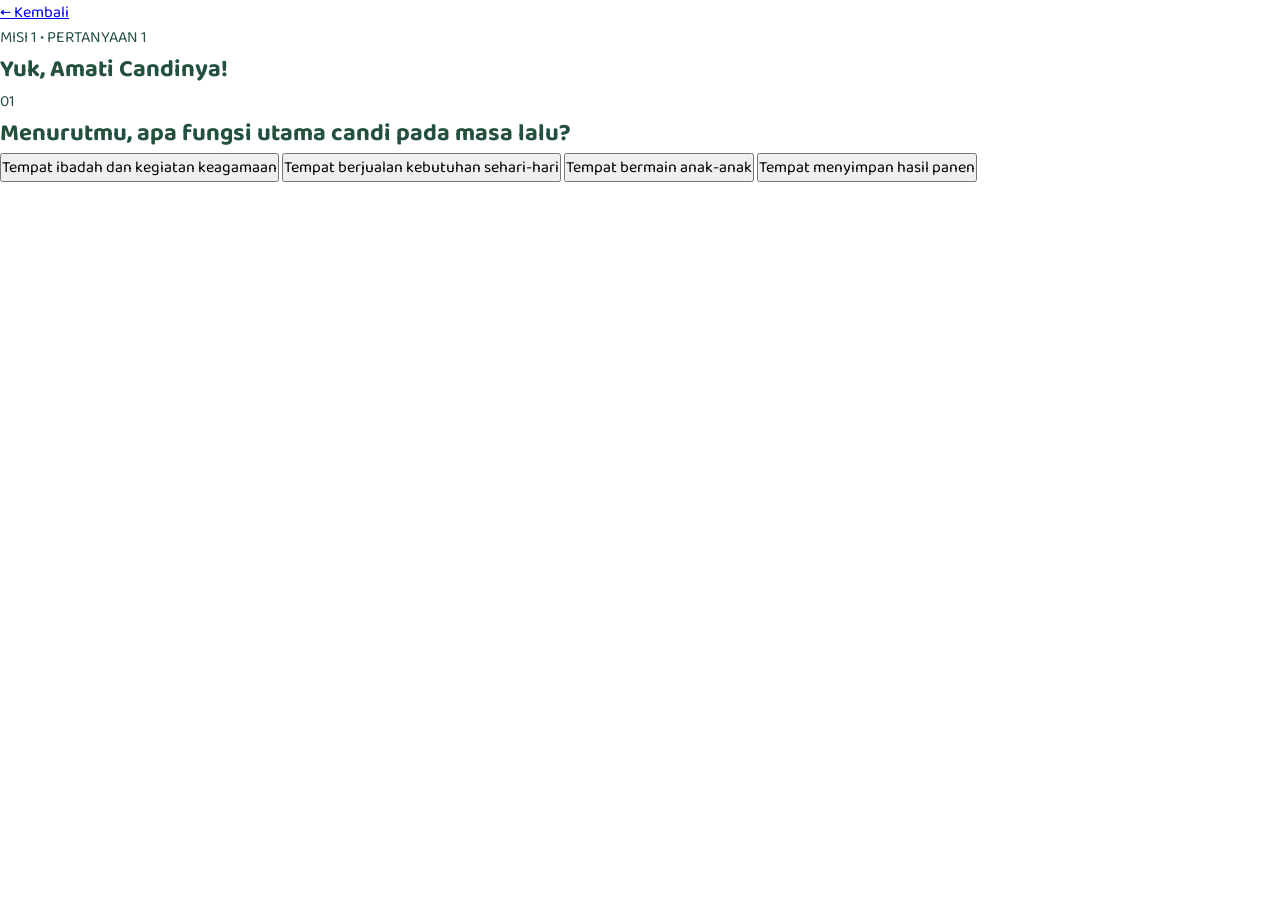
<file: pertanyaan1.html>
<!DOCTYPE html>
<html lang="id">
<head>
  <meta charset="UTF-8">
  <meta name="viewport" content="width=device-width, initial-scale=1.0">

  <title>Pertanyaan 1 - Candi | Jelajah Mojokerto</title>

  <link rel="preconnect" href="https://fonts.googleapis.com">
  <link rel="preconnect" href="https://fonts.gstatic.com" crossorigin>

  <link
    href="https://fonts.googleapis.com/css2?family=Baloo+2:wght@400;500;600;700;800&display=swap"
    rel="stylesheet"
  >

  <link rel="stylesheet" href="style.css">
</head>

<body>

  <section class="question-page">

    <!-- KEMBALI -->
    <a href="misi1.html" class="mission-back">
      ← Kembali
    </a>


    <!-- JUDUL -->
    <div class="question-header">

      <span class="mission-label">
        MISI 1 • PERTANYAAN 1
      </span>

      <h1>
        Yuk, Amati Candinya!
      </h1>

    </div>


    <!-- KARTU PERTANYAAN -->
    <div class="question-card">

      <div class="question-number">
        01
      </div>

      <h2>
        Menurutmu, apa fungsi utama candi pada masa lalu?
      </h2>


      <div class="answer-list">

        <button class="answer-button" onclick="checkAnswer(this, false)">
          Tempat ibadah dan kegiatan keagamaan
        </button>

        <button class="answer-button" onclick="checkAnswer(this, false)">
          Tempat berjualan kebutuhan sehari-hari
        </button>

        <button class="answer-button" onclick="checkAnswer(this, true)">
          Tempat bermain anak-anak
        </button>

        <button class="answer-button" onclick="checkAnswer(this, false)">
          Tempat menyimpan hasil panen
        </button>

      </div>


      <div id="answer-feedback" class="answer-feedback"></div>

    </div>

  </section>


  <script>
    function checkAnswer(button, correct) {

      const buttons = document.querySelectorAll('.answer-button');
      const feedback = document.getElementById('answer-feedback');

      buttons.forEach(btn => {
        btn.disabled = true;
      });

      if (correct) {

        button.classList.add('correct');

        feedback.textContent = '🎉 Benar! Kamu berhasil menjawab pertanyaan ini.';
        feedback.classList.add('success');

      } else {

        button.classList.add('wrong');

        feedback.textContent = 'Belum tepat. Coba perhatikan kembali informasi tentang candi.';
        feedback.classList.add('error');

      }
    }
  </script>

</body>
</html>
</file>
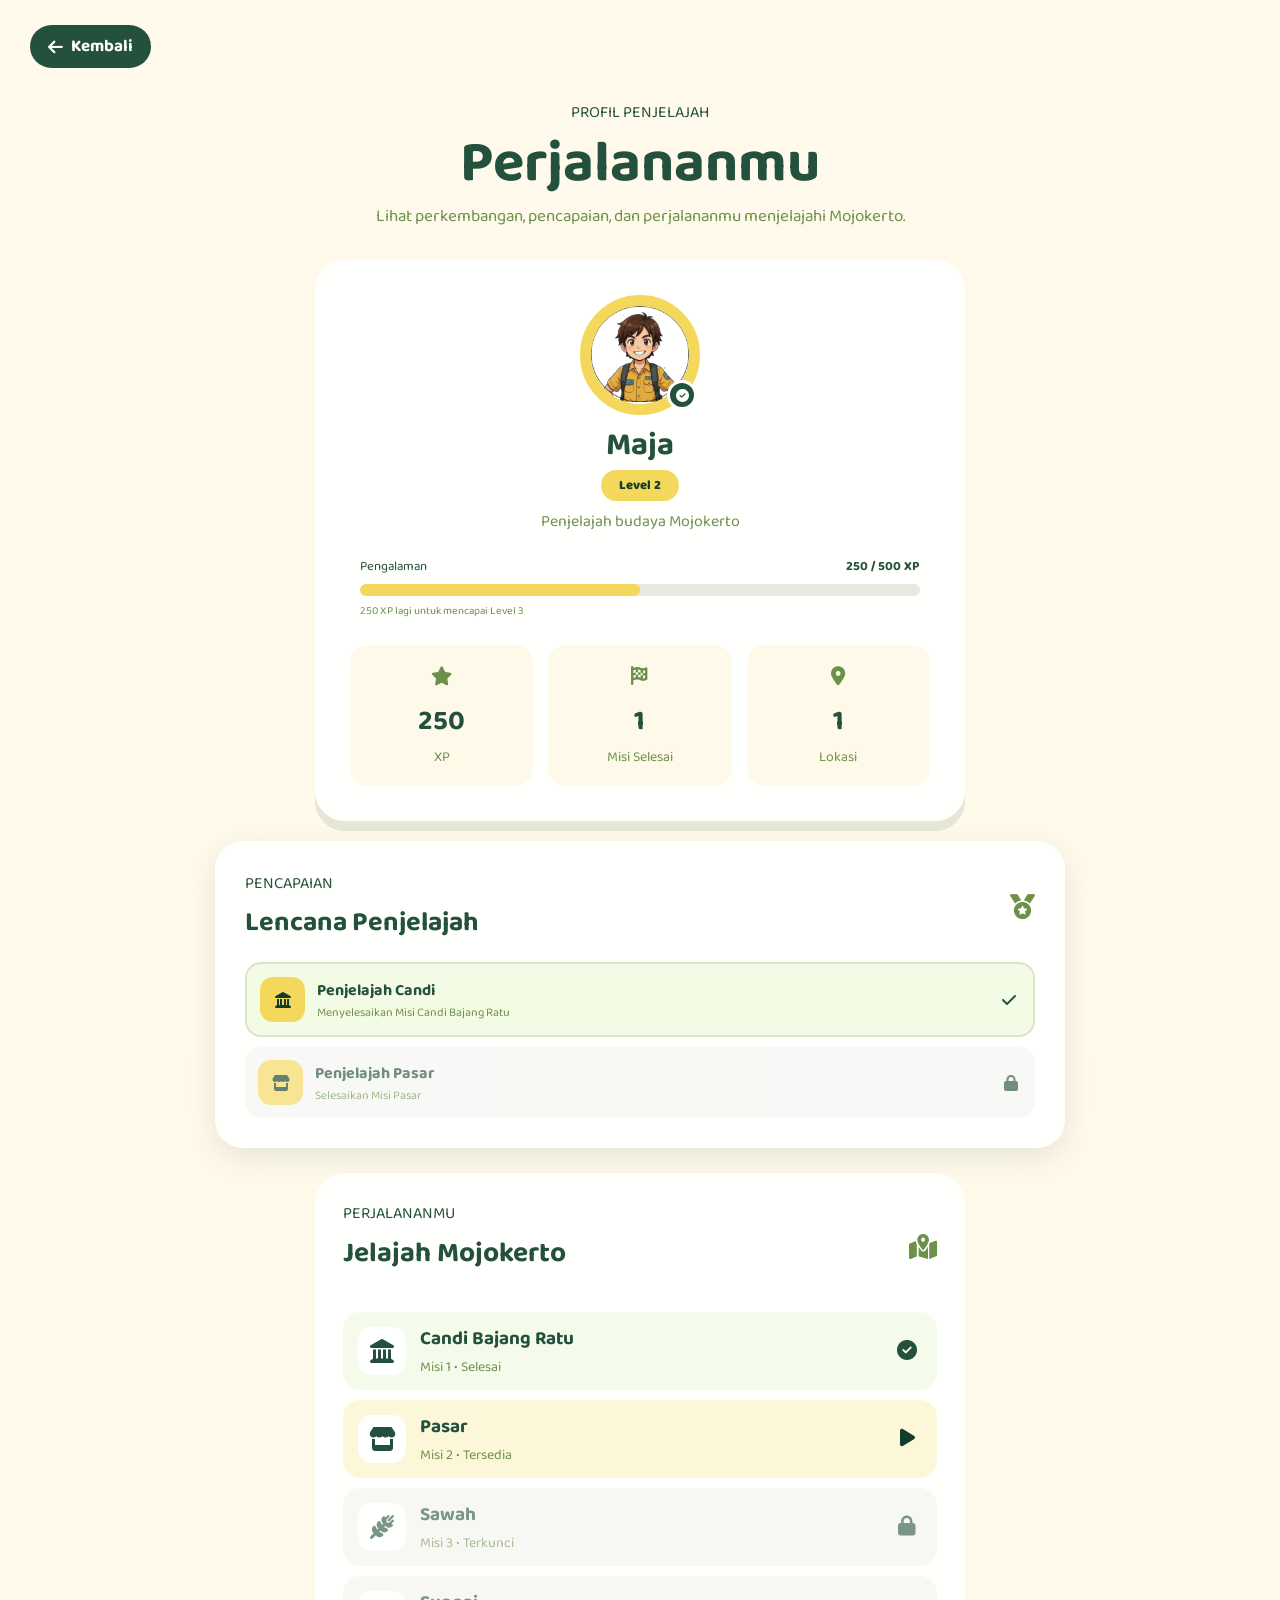
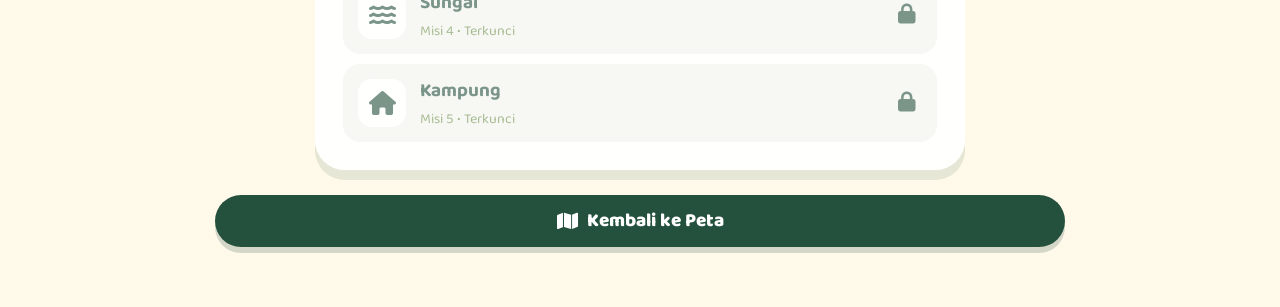
<file: profil.html>
<!DOCTYPE html>
<html lang="id">
<head>

  <meta charset="UTF-8">
  <meta name="viewport" content="width=device-width, initial-scale=1.0">

  <title>Profil | Jelajah Mojokerto</title>

  <link rel="preconnect" href="https://fonts.googleapis.com">
  <link rel="preconnect" href="https://fonts.gstatic.com" crossorigin>

  <link
    href="https://fonts.googleapis.com/css2?family=Baloo+2:wght@400;500;600;700;800&display=swap"
    rel="stylesheet"
  >

  <link
    rel="stylesheet"
    href="https://cdnjs.cloudflare.com/ajax/libs/font-awesome/6.5.2/css/all.min.css"
  >

  <link rel="stylesheet" href="style.css">

</head>

<body>

<section class="profile-page">


  <!-- ================= KEMBALI ================= -->

  <a href="map.html" class="profile-back">
    <i class="fa-solid fa-arrow-left"></i>
    Kembali
  </a>


  <!-- ================= HEADER ================= -->

  <div class="profile-header">

    <span class="mission-label">
      PROFIL PENJELAJAH
    </span>

    <h1>
      Perjalananmu
    </h1>

    <p>
      Lihat perkembangan, pencapaian,
      dan perjalananmu menjelajahi Mojokerto.
    </p>

  </div>


  <!-- ================= PROFIL UTAMA ================= -->

  <div class="profile-main-card">

    <div class="profile-avatar-wrapper">

      <div class="profile-big-avatar">

        <img
          src="assets/avatar.png"
          alt="Avatar Penjelajah"
        >

      </div>

      <span class="avatar-status">
        <i class="fa-solid fa-circle-check"></i>
      </span>

    </div>


    <h2>
      Maja
    </h2>

    <span class="profile-level">
      Level 2
    </span>

    <p class="profile-description">
      Penjelajah budaya Mojokerto
    </p>


    <!-- ================= XP ================= -->

    <div class="xp-section">

      <div class="xp-header">

        <span>
          Pengalaman
        </span>

        <strong>
          250 / 500 XP
        </strong>

      </div>

      <div class="xp-track">

        <div
          class="xp-fill"
          style="width: 50%;"
        ></div>

      </div>

      <small>
        250 XP lagi untuk mencapai Level 3
      </small>

    </div>


    <!-- ================= STATISTIK ================= -->

    <div class="profile-stats">

      <div class="profile-stat">

        <div class="stat-icon">
          <i class="fa-solid fa-star"></i>
        </div>

        <strong>
          250
        </strong>

        <span>
          XP
        </span>

      </div>


      <div class="profile-stat">

        <div class="stat-icon">
          <i class="fa-solid fa-flag-checkered"></i>
        </div>

        <strong>
          1
        </strong>

        <span>
          Misi Selesai
        </span>

      </div>


      <div class="profile-stat">

        <div class="stat-icon">
          <i class="fa-solid fa-location-dot"></i>
        </div>

        <strong>
          1
        </strong>

        <span>
          Lokasi
        </span>

      </div>

    </div>

  </div>


  <!-- ================= PENCAPAIAN ================= -->

  <div class="achievement-card">

    <div class="section-heading">

      <div>
        <span class="mission-label">
          PENCAPAIAN
        </span>

        <h2>
          Lencana Penjelajah
        </h2>
      </div>

      <i class="fa-solid fa-medal"></i>

    </div>


    <div class="achievement-list">


      <div class="achievement-item unlocked">

        <div class="achievement-icon">
          <i class="fa-solid fa-landmark"></i>
        </div>

        <div class="achievement-info">
          <strong>
            Penjelajah Candi
          </strong>

          <span>
            Menyelesaikan Misi Candi Bajang Ratu
          </span>
        </div>

        <i class="fa-solid fa-check achievement-status"></i>

      </div>


      <div class="achievement-item locked">

        <div class="achievement-icon">
          <i class="fa-solid fa-store"></i>
        </div>

        <div class="achievement-info">
          <strong>
            Penjelajah Pasar
          </strong>

          <span>
            Selesaikan Misi Pasar
          </span>
        </div>

        <i class="fa-solid fa-lock achievement-status"></i>

      </div>

    </div>

  </div>


  <!-- ================= PERJALANAN ================= -->

  <div class="journey-card">

    <div class="section-heading">

      <div>

        <span class="mission-label">
          PERJALANANMU
        </span>

        <h2>
          Jelajah Mojokerto
        </h2>

      </div>

      <i class="fa-solid fa-map-location-dot"></i>

    </div>


    <div class="journey-list">


      <!-- CANDI -->

      <a
        href="misi1.html"
        class="journey-item completed"
      >

        <div class="journey-icon">

          <i class="fa-solid fa-landmark"></i>

        </div>

        <div class="journey-info">

          <strong>
            Candi Bajang Ratu
          </strong>

          <span>
            Misi 1 • Selesai
          </span>

        </div>

        <div class="journey-status">

          <i class="fa-solid fa-circle-check"></i>

        </div>

      </a>


      <!-- PASAR -->

      <a
        href="misi2.html"
        class="journey-item available"
      >

        <div class="journey-icon">

          <i class="fa-solid fa-store"></i>

        </div>

        <div class="journey-info">

          <strong>
            Pasar
          </strong>

          <span>
            Misi 2 • Tersedia
          </span>

        </div>

        <div class="journey-status">

          <i class="fa-solid fa-play"></i>

        </div>

      </a>


      <!-- SAWAH -->

      <div class="journey-item locked">

        <div class="journey-icon">

          <i class="fa-solid fa-wheat-awn"></i>

        </div>

        <div class="journey-info">

          <strong>
            Sawah
          </strong>

          <span>
            Misi 3 • Terkunci
          </span>

        </div>

        <div class="journey-status">

          <i class="fa-solid fa-lock"></i>

        </div>

      </div>


      <!-- SUNGAI -->

      <div class="journey-item locked">

        <div class="journey-icon">

          <i class="fa-solid fa-water"></i>

        </div>

        <div class="journey-info">

          <strong>
            Sungai
          </strong>

          <span>
            Misi 4 • Terkunci
          </span>

        </div>

        <div class="journey-status">

          <i class="fa-solid fa-lock"></i>

        </div>

      </div>


      <!-- KAMPUNG -->

      <div class="journey-item locked">

        <div class="journey-icon">

          <i class="fa-solid fa-house"></i>

        </div>

        <div class="journey-info">

          <strong>
            Kampung
          </strong>

          <span>
            Misi 5 • Terkunci
          </span>

        </div>

        <div class="journey-status">

          <i class="fa-solid fa-lock"></i>

        </div>

      </div>


    </div>

  </div>


  <!-- ================= TOMBOL ================= -->

  <a
    href="map.html"
    class="profile-map-button"
  >

    <i class="fa-solid fa-map"></i>

    Kembali ke Peta

  </a>


</section>

</body>
</html>
</file>
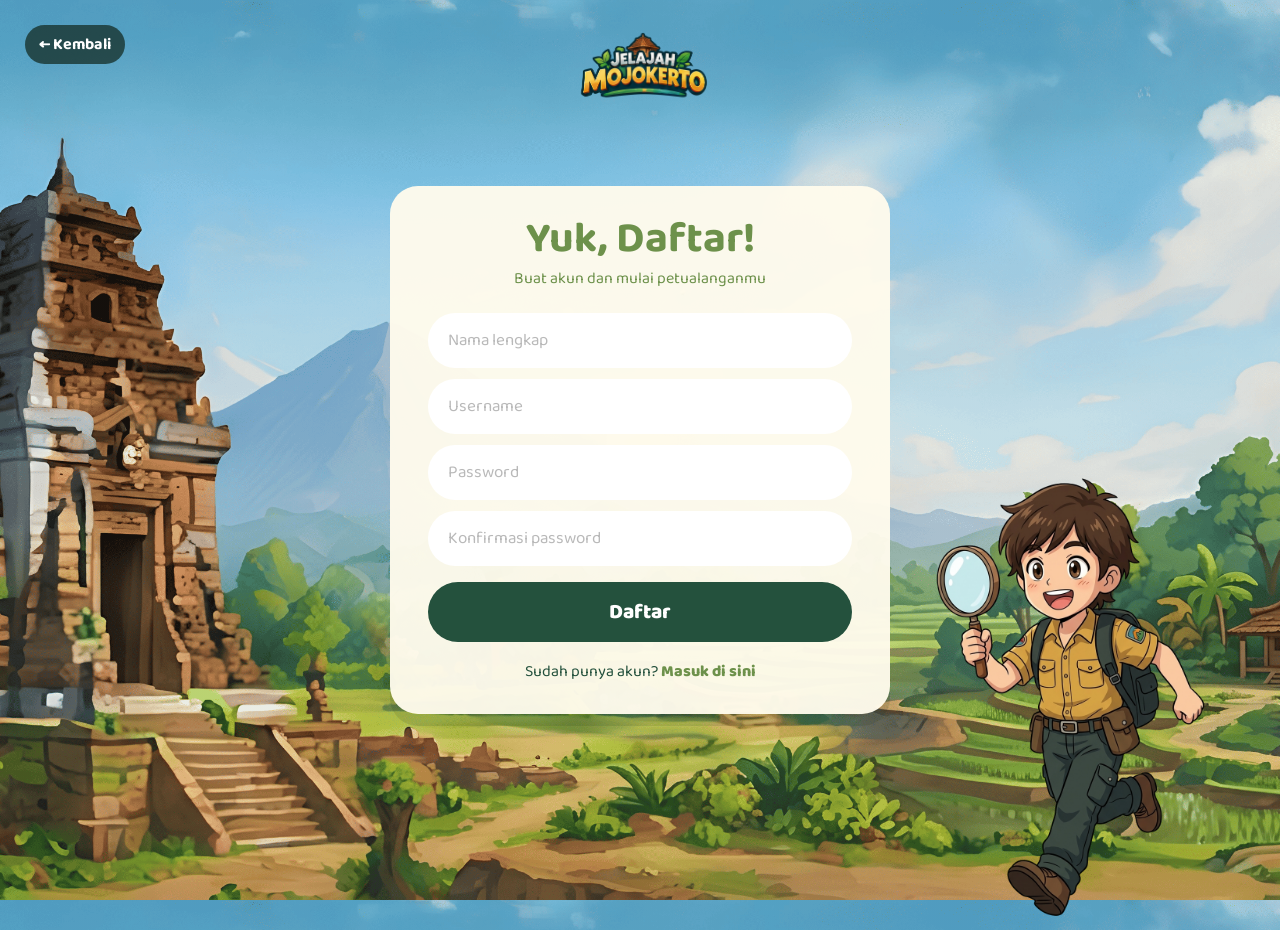
<file: register.html>
<!DOCTYPE html>
<html lang="id">
<head>
  <meta charset="UTF-8">
  <meta name="viewport" content="width=device-width, initial-scale=1.0">

  <title>Daftar - Jelajah Mojokerto</title>

  <link rel="preconnect" href="https://fonts.googleapis.com">
  <link rel="preconnect" href="https://fonts.gstatic.com" crossorigin>

  <link
    href="https://fonts.googleapis.com/css2?family=Baloo+2:wght@400;500;600;700;800&display=swap"
    rel="stylesheet"
  >

  <link rel="stylesheet" href="style.css">
</head>

<body class="register-page">

  <!-- KEMBALI -->
  <a href="login.html" class="back-link">
    ← Kembali
  </a>


  <!-- LOGO -->
  <img
    src="assets/logo.png"
    alt="Jelajah Mojokerto"
    class="register-logo"
  >


  <!-- KARAKTER -->
  <img
    src="assets/karakter-membawa-kaca-pembesar.png"
    alt="Penjelajah muda"
    class="character-register"
  >


  <!-- KOTAK DAFTAR -->
  <div class="register-box">

    <h1>
      Yuk, Daftar!
    </h1>

    <p class="register-subtitle">
      Buat akun dan mulai petualanganmu
    </p>


    <form action="map.html">

      <input
        type="text"
        placeholder="Nama lengkap"
        required
      >

      <input
        type="text"
        placeholder="Username"
        required
      >

      <input
        type="password"
        placeholder="Password"
        required
      >

      <input
        type="password"
        placeholder="Konfirmasi password"
        required
      >



      <button type="submit">
        Daftar
      </button>

    </form>


    <p class="login-text">
      Sudah punya akun?
      <a href="login.html">
        Masuk di sini
      </a>
    </p>

  </div>

</body>
</html>
</file>
<file: style.css>
* { box-sizing: border-box; margin: 0; padding: 0; }

:root {
  --cream: #fff9e9;
  --green: #24513d;
  --green-dark: #123d2c;
  --green-light: #6d914b;
  --yellow: #f4d85c;
  --white: #fff;
}

html { scroll-behavior: smooth; }
body {
  font-family: 'Baloo 2', sans-serif;
  color: var(--green);
  overflow-x: hidden;
}

button, input { font: inherit; }
button { cursor: pointer; }

/* ================= LANDING ================= */
.landing-page {
  min-height: 100vh;
  background: var(--cream);
  position: relative;
  overflow: hidden;
}

.topbar {
  position: absolute;
  z-index: 10;
  top: 28px;
  right: 42px;
}

.login-badge {
  display: inline-flex;
  align-items: center;
  justify-content: center;
  padding: 7px 18px;
  background: rgba(20, 45, 37, .95);
  color: white;
  border-radius: 999px;
  text-decoration: none;
  font-size: 18px;
  font-weight: 800;
  letter-spacing: .5px;
}

.hero-logo {
  min-height: 100vh;
    height: 100vh;
  background-image: linear-gradient(rgba(0,0,0,.08), rgba(0,0,0,.08)), url('assets/hero-mojokerto.png');
  background-size: cover;
  background-position: center;
  display: flex;
  flex-direction: column;
  align-items: center;
  justify-content: center;
  padding: 60px 20px 35px;
}

.hero-logo .logo { width: min(700px, 100vw); max-height: 180px; object-fit: contain; }
.hero-logo p {
  margin-top: 4px;
  padding: 3px 18px;
  color: white;
  background: var(--green);
  border-radius: 999px;
  font-size: clamp(13px, 1.8vw, 20px);
  font-weight: 700;
}

.about-card {
  min-height: 43vh;
  padding: 55px 9vw;
  display: flex;
  align-items: center;
  gap: 45px;
  background: var(--cream);
}

.about-text { max-width: 720px; }
.about-text h1 { font-size: clamp(32px, 4vw, 52px); line-height: 1; margin-bottom: 15px; }
.about-text p { font-size: clamp(15px, 1.65vw, 20px); line-height: 1.12; margin-bottom: 10px; }
.character-about { width: min(210px, 24vw); margin-left: auto; object-fit: contain; }
/* ================= TAMBAHAN LANDING PAGE ================= */

/* Tombol mulai menjelajah */
.start-button {
  display: inline-flex;
  align-items: center;
  justify-content: center;

  margin-top: 18px;
  padding: 10px 28px;

  background: var(--yellow);
  color: var(--green-dark);

  border-radius: 999px;
  text-decoration: none;

  font-size: 20px;
  font-weight: 800;

  box-shadow: 0 6px 0 rgba(18, 61, 44, .18);

  transition: transform .2s ease,
              box-shadow .2s ease,
              filter .2s ease;
}

.start-button:hover {
  transform: translateY(-3px);
  box-shadow: 0 9px 0 rgba(18, 61, 44, .18);
  filter: brightness(1.05);
}


/* ================= CARA BERMAIN ================= */

.how-to-play {
  padding: 70px 8vw;
  background: white;
  text-align: center;
}

.section-title {
  max-width: 700px;
  margin: 0 auto 40px;
}

.section-title h2 {
  margin-bottom: 8px;

  color: var(--green);
  font-size: clamp(32px, 4vw, 48px);
  line-height: 1;
}

.section-title p {
  color: var(--green-light);
  font-size: 18px;
  line-height: 1.3;
}


/* Kartu langkah */
.steps {
  max-width: 1050px;
  margin: auto;

  display: grid;
  grid-template-columns: repeat(3, 1fr);
  gap: 25px;
}

.step-card {
  padding: 30px 25px;

  background: var(--cream);
  border: 2px solid rgba(36, 81, 61, .08);
  border-radius: 25px;

  box-shadow: 0 8px 0 rgba(36, 81, 61, .08);

  transition: transform .2s ease,
              box-shadow .2s ease;
}

.step-card:hover {
  transform: translateY(-6px);
  box-shadow: 0 13px 0 rgba(36, 81, 61, .10);
}

.step-icon {
  width: 65px;
  height: 65px;

  margin: 0 auto 15px;

  display: flex;
  align-items: center;
  justify-content: center;

  background: var(--yellow);
  border-radius: 50%;

  font-size: 30px;
}

.step-card h3 {
  margin-bottom: 8px;

  color: var(--green);
  font-size: 25px;
}

.step-card p {
  color: var(--green-light);
  font-size: 16px;
  line-height: 1.35;
}
/* =====================================================
   ANIMASI LANDING PAGE
   ===================================================== */


/* ================= HERO ================= */

.hero-logo .logo {
  animation: logoReveal 1s ease-out both;
}

.hero-logo p {
  animation: fadeUp .8s ease-out .35s both;
}

.hero-logo .start-button {
  animation: fadeUp .8s ease-out .6s both;
}


/* Logo muncul dengan sedikit zoom */

@keyframes logoReveal {

  from {
    opacity: 0;
    transform: scale(.82);
  }

  to {
    opacity: 1;
    transform: scale(1);
  }

}


/* Elemen muncul dari bawah */

@keyframes fadeUp {

  from {
    opacity: 0;
    transform: translateY(20px);
  }

  to {
    opacity: 1;
    transform: translateY(0);
  }

}


/* ================= KARAKTER ================= */

.floating-character {
  animation: characterFloat 3.5s ease-in-out infinite;
}

@keyframes characterFloat {

  0%,
  100% {
    transform: translateY(0);
  }

  50% {
    transform: translateY(-10px);
  }

}


/* ================= TOMBOL ================= */

.start-button,
.explore-button {
  position: relative;
  overflow: hidden;
}


/* Efek kilau saat hover */

.start-button::after,
.explore-button::after {
  content: "";

  position: absolute;

  top: 0;
  left: -100%;

  width: 60%;
  height: 100%;

  background: rgba(255,255,255,.28);

  transform: skewX(-25deg);

  transition: left .5s ease;
}

.start-button:hover::after,
.explore-button:hover::after {
  left: 140%;
}


/* ================= ABOUT ================= */

.about-card {
  animation: aboutReveal .8s ease both;
}

@keyframes aboutReveal {

  from {
    opacity: 0;
    transform: translateY(30px);
  }

  to {
    opacity: 1;
    transform: translateY(0);
  }

}


/* ================= KARTU ================= */

.animate-card {
  animation: cardFloatIn .7s ease both;
}

@keyframes cardFloatIn {

  from {
    opacity: 0;
    transform: translateY(25px);
  }

  to {
    opacity: 1;
    transform: translateY(0);
  }

}


/* Kartu terasa sedikit hidup ketika diarahkan */

.step-card,
.preview-card {
  transition:
    transform .25s ease,
    box-shadow .25s ease;
}

.step-card:hover {
  transform: translateY(-8px);
}

.preview-card:hover {
  transform: translateY(-8px) scale(1.02);
}


/* ================= ICON CARA BERMAIN ================= */

.step-icon {
  transition:
    transform .3s ease,
    box-shadow .3s ease;
}

.step-card:hover .step-icon {
  transform: rotate(-5deg) scale(1.08);

  box-shadow:
    0 5px 12px rgba(36,81,61,.16);
}


/* ================= GAMBAR LOKASI ================= */

.preview-card img {
  transition:
    transform .3s ease,
    filter .3s ease;
}

.preview-card:hover img {
  transform: translateY(-5px) scale(1.05);

  filter:
    drop-shadow(0 8px 6px rgba(0,0,0,.18));
}


/* ================= LOGIN BUTTON ================= */

.login-badge {
  transition:
    transform .2s ease,
    filter .2s ease;
}

.login-badge:hover {
  transform: translateY(-2px) scale(1.04);

  filter: brightness(1.08);
}


/* ================= PREFERS REDUCED MOTION ================= */

@media (prefers-reduced-motion: reduce) {

  *,
  *::before,
  *::after {
    animation-duration: .01ms !important;
    animation-iteration-count: 1 !important;
    scroll-behavior: auto !important;
    transition-duration: .01ms !important;
  }

}

/* ================= SCROLL REVEAL ================= */

/* Kondisi awal */
.scroll-reveal {
  opacity: 0;
  transform: translateY(45px);
  transition:
    opacity .7s ease,
    transform .7s cubic-bezier(.22, 1, .36, 1);
}

/* Saat masuk layar */
.scroll-reveal.show {
  opacity: 1;
  transform: translateY(0);
}


/* Animasi dari kiri */
.scroll-left {
  opacity: 0;
  transform: translateX(-50px);
  transition:
    opacity .7s ease,
    transform .7s cubic-bezier(.22, 1, .36, 1);
}

.scroll-left.show {
  opacity: 1;
  transform: translateX(0);
}


/* Animasi dari kanan */
.scroll-right {
  opacity: 0;
  transform: translateX(50px);
  transition:
    opacity .7s ease,
    transform .7s cubic-bezier(.22, 1, .36, 1);
}

.scroll-right.show {
  opacity: 1;
  transform: translateX(0);
}


/* Animasi muncul bertahap */
.stagger-reveal {
  opacity: 0;
  transform: translateY(30px);
  transition:
    opacity .6s ease,
    transform .6s cubic-bezier(.22, 1, .36, 1);
}

.stagger-reveal.show {
  opacity: 1;
  transform: translateY(0);
}


/* Delay tiap kartu */
.stagger-reveal:nth-child(1) {
  transition-delay: .05s;
}

.stagger-reveal:nth-child(2) {
  transition-delay: .15s;
}

.stagger-reveal:nth-child(3) {
  transition-delay: .25s;
}

.stagger-reveal:nth-child(4) {
  transition-delay: .35s;
}

.stagger-reveal:nth-child(5) {
  transition-delay: .45s;
}


/* ================= JELAJAHI MOJOKERTO ================= */

.explore-section {
  padding: 75px 7vw;

  background: var(--cream);
  text-align: center;
}

.location-preview {
  max-width: 1100px;
  margin: 0 auto 40px;

  display: grid;
  grid-template-columns: repeat(5, 1fr);
  gap: 18px;
}

.preview-card {
  padding: 20px 12px;

  background: white;
  border-radius: 22px;

  box-shadow: 0 7px 0 rgba(36, 81, 61, .08);

  transition: transform .2s ease,
              box-shadow .2s ease;
}

.preview-card:hover {
  transform: translateY(-7px);
  box-shadow: 0 12px 0 rgba(36, 81, 61, .12);
}

.preview-card img {
  width: 100%;
  height: 120px;

  object-fit: contain;
  display: block;

  margin-bottom: 8px;

  filter: drop-shadow(0 5px 4px rgba(0, 0, 0, .16));
}

.preview-card h3 {
  color: var(--green);
  font-size: 21px;
}


/* Tombol bawah */
.explore-button {
  display: inline-flex;
  align-items: center;
  justify-content: center;

  padding: 11px 30px;

  background: var(--green);
  color: white;

  border-radius: 999px;
  text-decoration: none;

  font-size: 20px;
  font-weight: 800;

  box-shadow: 0 6px 0 rgba(18, 61, 44, .18);

  transition: transform .2s ease,
              box-shadow .2s ease,
              filter .2s ease;
}

.explore-button:hover {
  transform: translateY(-3px);
  box-shadow: 0 9px 0 rgba(18, 61, 44, .18);
  filter: brightness(1.08);
}


/* ================= FOOTER ================= */

.footer {
  padding: 25px 20px;

  background: var(--green-dark);
  color: white;

  text-align: center;
}

.footer p {
  margin-bottom: 4px;

  font-size: 17px;
  font-weight: 800;
}

.footer span {
  font-size: 14px;
  opacity: .85;
}


/* ================= RESPONSIVE ================= */

@media (max-width: 900px) {

  .steps {
    grid-template-columns: 1fr;
    max-width: 600px;
  }

  .location-preview {
    grid-template-columns: repeat(3, 1fr);
  }

}


/* ================= HP ================= */

@media (max-width: 650px) {

  .start-button {
    margin-top: 15px;
    padding: 9px 22px;
    font-size: 17px;
  }

  .how-to-play {
    padding: 50px 22px;
  }

  .section-title {
    margin-bottom: 28px;
  }

  .section-title h2 {
    font-size: 34px;
  }

  .section-title p {
    font-size: 15px;
  }

  .steps {
    gap: 16px;
  }

  .step-card {
    padding: 24px 20px;
  }

  .step-card h3 {
    font-size: 22px;
  }

  .step-card p {
    font-size: 15px;
  }

  .explore-section {
    padding: 50px 18px;
  }

  .location-preview {
    grid-template-columns: repeat(2, 1fr);
    gap: 12px;
  }

  .preview-card {
    padding: 15px 10px;
  }

  .preview-card img {
    height: 90px;
  }

  .preview-card h3 {
    font-size: 18px;
  }

  .explore-button {
    padding: 10px 25px;
    font-size: 17px;
  }

  .footer {
    padding: 20px 15px;
  }

}
/* ================= LOGIN ================= */
.login-page {
  min-height: 100vh;
  position: relative;
  display: flex;
  align-items: center;
  justify-content: center;
  overflow: hidden;
  background-image: linear-gradient(rgba(24, 70, 54, .05), rgba(24, 70, 54, .05)), url('assets/hero-mojokerto.png');
  background-size: cover;
  background-position: center;
}

.login-logo {
  position: absolute;
  top: 35px;
  left: 50%;
  transform: translateX(-50%);
  width: min(190px, 30vw);
  z-index: 4;
}

.login-box {
  width: min(470px, 86vw);
  padding: 34px 38px 30px;
  background: rgba(255, 251, 237, .96);
  border-radius: 28px;
  box-shadow: 0 12px 0 rgba(23, 46, 37, .13);
  position: relative;
  z-index: 5;
}

.login-box h1 {
  text-align: center;
  color: var(--green-light);
  font-size: clamp(28px, 4vw, 43px);
  line-height: 1.08;
  margin-bottom: 25px;
}

.login-box form { display: grid; gap: 12px; }
.login-box input {
  width: 100%;
  border: none;
  outline: none;
  padding: 16px 22px;
  background: white;
  border-radius: 999px;
  font-size: 18px;
  color: var(--green);
}
.login-box input::placeholder { color: #b9b9b9; }
.login-box button {
  border: none;
  padding: 15px;
  margin-top: 6px;
  border-radius: 999px;
  background: var(--green);
  color: white;
  font-size: 22px;
  font-weight: 800;
  transition: .2s ease;
}
.login-box button:hover { transform: translateY(-2px); filter: brightness(1.08); }
.register-text { text-align: center; margin-top: 18px; font-size: 17px; }
.register-text a { color: var(--green-light); font-weight: 800; }

.speech-bubble {
  position: absolute;
  z-index: 6;

  top: 150px;
  right: 10vw;

  width: auto;
  min-width: 160px;

  padding: 12px 20px;

  background: var(--yellow);
  color: var(--green-dark);

  border: 3px solid var(--green-dark);
  border-radius: 22px;

  font-size: 20px;
  font-weight: 800;

  text-align: center;
  line-height: 1.1;

  box-shadow: 0 5px 0 rgba(18, 61, 44, .25);

  animation: speechBubbleIn .6s cubic-bezier(.22, 1, .36, 1) .8s both;
}
.speech-bubble::after {
  content: "";

  position: absolute;

  left: 25px;
  bottom: -14px;

  width: 24px;
  height: 24px;

  background: var(--yellow);

  border-right: 3px solid var(--green-dark);
  border-bottom: 3px solid var(--green-dark);

  transform: rotate(45deg);
}

.character-login {
  position: absolute;
  z-index: 3;
  right: 3vw;
  bottom: -30px;
  width: min(360px, 35vw);
  max-height: 80vh;
  object-fit: contain;
}
.back-link {
  position: absolute;
  top: 25px;
  left: 25px;
  z-index: 10;
  color: white;
  text-decoration: none;
  font-weight: 700;
  background: rgba(20,45,37,.75);
  padding: 7px 14px;
  border-radius: 999px;
}
/* ================= LOGIN ANIMATION ================= */

/* Logo muncul dengan efek zoom */
.login-logo {
  animation: loginLogoIn .8s ease-out both;
}

@keyframes loginLogoIn {
  from {
    opacity: 0;
    transform: translateX(-50%) scale(.82);
  }

  to {
    opacity: 1;
    transform: translateX(-50%) scale(1);
  }
}


/* Kotak login masuk dari bawah */
.login-box {
  animation: loginBoxIn .8s cubic-bezier(.22, 1, .36, 1) .2s both;
}

@keyframes loginBoxIn {
  from {
    opacity: 0;
    transform: translateY(35px);
  }

  to {
    opacity: 1;
    transform: translateY(0);
  }
}


/* Karakter masuk dari kanan */
.character-login {
  animation: characterIn .9s cubic-bezier(.22, 1, .36, 1) .3s both;
}

@keyframes characterIn {
  from {
    opacity: 0;
    transform: translateX(80px);
  }

  to {
    opacity: 1;
    transform: translateX(0);
  }
}


/* Setelah masuk, karakter sedikit melayang */
@keyframes characterFloat {
  0%,
  100% {
    transform: translateY(0);
  }

  50% {
    transform: translateY(-8px);
  }
}


/* Speech bubble muncul belakangan */
.speech-bubble {
  animation: speechBubbleIn .6s cubic-bezier(.22, 1, .36, 1) .85s both;
}

@keyframes speechBubbleIn {
  from {
    opacity: 0;
    transform: scale(.8) translateY(-10px);
  }

  to {
    opacity: 1;
    transform: scale(1) translateY(0);
  }
}


/* Input saat disentuh */
.login-box input {
  transition:
    transform .2s ease,
    box-shadow .2s ease;
}

.login-box input:focus {
  transform: translateY(-2px);

  box-shadow:
    0 5px 14px rgba(36, 81, 61, .12);
}


/* Tombol masuk */
.login-box button {
  transition:
    transform .2s ease,
    filter .2s ease,
    box-shadow .2s ease;
}

.login-box button:hover {
  transform: translateY(-3px);

  filter: brightness(1.08);

  box-shadow:
    0 7px 0 rgba(18, 61, 44, .15);
}


/* Tombol kembali */
.back-link {
  transition:
    transform .2s ease,
    filter .2s ease;
}

.back-link:hover {
  transform: translateX(-3px);

  filter: brightness(1.08);
}


/* Link daftar */
.register-text a {
  transition:
    opacity .2s ease;
}

.register-text a:hover {
  opacity: .7;
}


/* ================= HP ================= */

@media (max-width: 650px) {

  /*
   * Karakter dan speech bubble memang
   * tetap disembunyikan di HP.
   */
  .character-login,
  .speech-bubble {
    animation: none;
  }

}

/* ================= REGISTER ================= */

.register-page {
  min-height: 100vh;

  position: relative;

  display: flex;
  align-items: center;
  justify-content: center;

  overflow: hidden;

  background-image:
    linear-gradient(
      rgba(24, 70, 54, .05),
      rgba(24, 70, 54, .05)
    ),
    url("assets/hero-mojokerto.png");

  background-size: cover;
  background-position: center;
}


/* LOGO */

.register-logo {
  position: absolute;

  top: 32px;
  left: 50%;

  transform: translateX(-50%);

  width: min(190px, 30vw);

  z-index: 4;

  animation:
    loginLogoIn .8s ease-out both;
}


/* KOTAK */

.register-box {
  width: min(500px, 88vw);

  padding: 32px 38px 30px;

  background:
    rgba(255, 251, 237, .96);

  border-radius: 28px;

  box-shadow:
    0 12px 0 rgba(23, 46, 37, .13);

  position: relative;

  z-index: 5;

  animation:
    loginBoxIn .8s cubic-bezier(.22, 1, .36, 1) .15s both;
}


/* JUDUL */

.register-box h1 {
  text-align: center;

  color: var(--green-light);

  font-size: clamp(32px, 4vw, 43px);

  line-height: 1;

  margin-bottom: 5px;
}

.register-subtitle {
  text-align: center;

  color: var(--green-light);

  font-size: 16px;

  margin-bottom: 22px;
}


/* FORM */

.register-box form {
  display: grid;

  gap: 11px;
}


/* INPUT + SELECT */

.register-box input,
.register-box select {
  width: 100%;

  border: none;
  outline: none;

  padding: 14px 20px;

  background: white;

  border-radius: 999px;

  font-size: 17px;

  color: var(--green);

  transition:
    transform .2s ease,
    box-shadow .2s ease;
}


.register-box input::placeholder {
  color: #b9b9b9;
}

.register-box input:focus,
.register-box select:focus {
  transform: translateY(-2px);

  box-shadow:
    0 5px 14px rgba(36, 81, 61, .12);
}


/* SELECT */

.register-box select {
  cursor: pointer;

  appearance: none;

  background:
    white
    url("data:image/svg+xml,%3Csvg xmlns='http://www.w3.org/2000/svg' width='14' height='14' viewBox='0 0 24 24'%3E%3Cpath fill='%2324513d' d='m7 10 5 5 5-5z'/%3E%3C/svg%3E")
    no-repeat
    right 18px center;

  padding-right: 45px;
}


/* BUTTON */

.register-box button {
  border: none;

  padding: 13px;

  margin-top: 5px;

  border-radius: 999px;

  background: var(--green);

  color: white;

  font-size: 21px;

  font-weight: 800;

  cursor: pointer;

  transition:
    transform .2s ease,
    filter .2s ease,
    box-shadow .2s ease;
}

.register-box button:hover {
  transform: translateY(-3px);

  filter: brightness(1.08);

  box-shadow:
    0 7px 0 rgba(18, 61, 44, .15);
}


/* LOGIN TEXT */

.login-text {
  text-align: center;

  margin-top: 17px;

  font-size: 16px;
}

.login-text a {
  color: var(--green-light);

  font-weight: 800;

  text-decoration: none;
}

.login-text a:hover {
  opacity: .7;
}


/* KARAKTER */

.character-register {
  position: absolute;

  z-index: 3;

  right: 3vw;
  bottom: -30px;

  width: min(350px, 34vw);

  max-height: 80vh;

  object-fit: contain;

  animation:
    characterIn .9s cubic-bezier(.22, 1, .36, 1) .35s both;
}


/* ================= HP ================= */

@media (max-width: 650px) {

  .register-page {
    padding: 30px 15px;
  }

  .register-logo {
    top: 24px;

    width: 150px;
  }

  .character-register {
    display: none;
  }

  .register-box {
    width: 100%;

    margin-top: 45px;

    padding: 27px 20px 24px;

    border-radius: 23px;
  }

  .register-box h1 {
    font-size: 34px;
  }

  .register-subtitle {
    font-size: 14px;
  }

  .register-box input,
  .register-box select {
    padding: 13px 17px;

    font-size: 15px;
  }

  .register-box button {
    font-size: 18px;
  }

  .login-text {
    font-size: 14px;
  }

}

/* ================= MAP ================= */
.map-page {
    position: relative;
  width: 100%;
  min-height: 100vh;
margin: 0;
padding: 0;
overflow: hidden;
  /* BACKGROUND PETA */
  background-image: url("assets/map-mojokerto.png");
  background-size: cover;
  background-position: center;

}

.profile-card {
  position: absolute;
  top: 28px;
  right: 5vw;
  z-index: 10;
  display: flex;
  align-items: center;
  gap: 12px;
  padding: 9px 22px 9px 10px;
  min-width: 190px;
  background: rgba(11, 69, 58, .82);
  color: white;
  border-radius: 50px;
}
.profile-menu {
  position: absolute;
  top: 28px;
  right: 5vw;
  z-index: 20;
}

.profile-menu .profile-card {
  position: relative;
  top: auto;
  right: auto;
}

.profile-dropdown {
  position: absolute;
  top: calc(100% + 8px);
  right: 0;

  width: 190px;
  padding: 8px;

  background: rgba(255, 251, 237, .97);
  border-radius: 18px;

  box-shadow: 0 8px 20px rgba(0, 0, 0, .18);

  opacity: 0;
  visibility: hidden;
  transform: translateY(-8px);

  transition: opacity .2s ease,
              transform .2s ease,
              visibility .2s ease;
}

.profile-dropdown a {
  display: block;
  padding: 10px 14px;

  color: var(--green);
  text-decoration: none;

  font-size: 17px;
  font-weight: 700;

  border-radius: 12px;
  transition: background .2s ease;
}

.profile-dropdown a:hover {
  background: rgba(109, 145, 75, .12);
}

.profile-menu:hover .profile-dropdown {
  opacity: 1;
  visibility: visible;
  transform: translateY(0);
}
.profile-avatar {
  width: 52px;
  height: 52px;
  overflow: hidden;
  border-radius: 50%;
  background: white;
}
.profile-avatar img { width: 100%; height: 100%; object-fit: cover; }
.profile-card strong, .profile-card span { display: block; line-height: 1; }
.profile-card strong { font-size: 22px; }
.profile-card span { font-size: 18px; margin-top: 5px; }

.map-location { position: absolute; z-index: 5; 
  transform: translateX(-50%);}

  .location-candi {
  left: 15%;
  top: 20%;
}

.location-pasar {
  left: 50%;
  top: 20%;
}

.location-sawah {
  left: 70%;
  top: 30%;
}

.location-kampung {
  left: 24%;
  top: 60%;
}

.location-sungai {
  left: 56%;
  top: 67%;
}

.location-button {
  border: 0;
  min-width: 0;
  padding: 0;
  background: transparent;
  color: var(--green-light);
  font-weight: 800;
  font-size: 22px;
  line-height: 1.05;
  cursor: pointer;
  transition: transform .25s ease, filter .25s ease;
}

.location-button img {
  width: 150px;
  height: auto;
  display: block;
  margin: 0 auto 6px;
  object-fit: contain;

  filter: drop-shadow(0 6px 5px rgba(0, 0, 0, .25));

  animation: objectFloat 3s ease-in-out infinite;
}

@keyframes objectFloat {
  0%,
  100% {
    transform: translateY(0);
  }

  50% {
    transform: translateY(-7px);
  }
}

@keyframes floating {
  0%, 100% {
    transform: translateY(0);
  }

  50% {
    transform: translateY(-7px);
  }
}
.location-button strong,
.location-button span {
  display: block;
  background: rgba(255, 255, 255, .82);
  padding: 7px 18px;
}

.location-button strong {
  border-radius: 25px 25px 0 0;
  padding-bottom: 2px;
}

.location-button span {
  border-radius: 0 0 25px 25px;
  padding-top: 2px;
}

.location-button strong, .location-button span { display: block; }
.location-button:hover {
  transform: translateY(-6px) scale(1.05);

  filter:
    drop-shadow(0 8px 10px rgba(0, 0, 0, .25));

  transition:
    transform .25s ease,
    filter .25s ease;
}
.location-button:active {
  transform: translateX(0) scale(.96);
}
.location-button.unlocked {
  color: var(--green);
}
.location-button:not(.unlocked) {
  opacity: .7;
}

.location-button:not(.unlocked) img {
  filter:
    grayscale(.35)
    drop-shadow(0 5px 5px rgba(0, 0, 0, .18));
}

.location-button.unlocked strong,
.location-button.unlocked span {
  background: rgba(255, 239, 111, .9);
  color: var(--green);
}

.location-button.unlocked strong {
  animation: labelGlow 2s ease-in-out infinite;
}

@keyframes labelGlow {
  0%,
  100% {
    box-shadow: 0 0 0 rgba(255, 239, 111, 0);
  }

  50% {
    box-shadow:
      0 0 16px rgba(255, 239, 111, .75);
  }
}

@media (max-width: 900px) {
  .about-card { padding: 45px 7vw; }
  .character-login { opacity: .65; right: -30px; }
  .speech-bubble { right: 4vw; transform: scale(.85); transform-origin: top right; }
  .map-page { background-position: center; }
  .location-button { min-width: 145px; font-size: 17px; }
}

@media (max-width: 650px) {
  .topbar { top: 18px; right: 18px; }
  .hero-logo { min-height: 38vh; }
  .hero-logo p { text-align: center; }
  .about-card { min-height: auto; padding: 38px 25px; gap: 10px; }
  .character-about { width: 105px; }
  .login-box { padding: 28px 22px; }
  .character-login { width: 180px; right: -25px; bottom: -10px; opacity: .5; display: none;}
  .speech-bubble { top: 82px; right: 10px; width: 125px; font-size: 17px; display: none;}
  .profile-card { top: 14px; right: 12px; transform: scale(.8); transform-origin: top right; }
  .profile-menu {
  top: 14px;
  right: 12px;
}

.profile-dropdown {
  width: 170px;
}

.profile-dropdown a {
  font-size: 15px;
}
  
  .location-button {
    min-width: 0;
    padding: 0;
    font-size: 14px;
  }

  .location-button img {
    width: 70px;
  }

  .location-button strong,
  .location-button span {
    padding-left: 10px;
    padding-right: 10px;
  }
  .location-candi { left: 20%; top: 10%; }
.location-pasar { left: 55%; top: 20%; }
.location-sawah { left: 83%; top: 30%; }
.location-kampung { left: 24%; top: 50%; }
.location-sungai { left: 70%; top: 70%; }
}
/* ================= MAP ANIMATION ================= */

.map-location {
  opacity: 0;
  animation: mapLocationIn .7s cubic-bezier(.22, 1, .36, 1) forwards;
}

/* Muncul satu per satu */
.location-candi {
  animation-delay: .15s;
}

.location-pasar {
  animation-delay: .3s;
}

.location-sawah {
  animation-delay: .45s;
}

.location-kampung {
  animation-delay: .6s;
}

.location-sungai {
  animation-delay: .75s;
}

@keyframes mapLocationIn {
  from {
    opacity: 0;
    transform: translateX(-50%) translateY(25px) scale(.85);
  }

  to {
    opacity: 1;
    transform: translateX(-50%) translateY(0) scale(1);
  }
}

/* ================= LOCKED LOCATION ================= */

.location-button.locked {
  cursor: pointer;
}

.location-button.locked img {
  opacity: .72;
  filter:
    grayscale(.35)
    drop-shadow(0 5px 5px rgba(0,0,0,.18));
}

.locked-message {
  position: absolute;

  left: 50%;
  bottom: calc(100% + 12px);

  width: 220px;

  padding: 12px 15px;

  background: rgba(18, 61, 44, .96);
  color: white;

  border-radius: 16px;

  text-align: center;

  box-shadow:
    0 7px 18px rgba(0,0,0,.22);

  opacity: 0;
  visibility: hidden;

  transform:
    translateX(-50%)
    translateY(8px)
    scale(.95);

  transition:
    opacity .2s ease,
    transform .2s ease,
    visibility .2s ease;

  pointer-events: none;
}

.locked-message::after {
  content: "";

  position: absolute;

  left: 50%;
  bottom: -8px;

  width: 16px;
  height: 16px;

  background: rgba(18, 61, 44, .96);

  transform:
    translateX(-50%)
    rotate(45deg);
}

.locked-message i {
  display: block;

  margin-bottom: 4px;

  color: var(--yellow);

  font-size: 21px;
}

.locked-message strong,
.locked-message span {
  display: block;
}

.locked-message strong {
  font-size: 16px;
}

.locked-message span {
  margin-top: 2px;

  font-size: 13px;

  opacity: .88;
}


/* Pesan muncul */
.locked-message.show {
  opacity: 1;
  visibility: visible;

  transform:
    translateX(-50%)
    translateY(0)
    scale(1);
}


/* Efek klik */
.location-button.locked.shake {
  animation: lockedShake .35s ease;
}

@keyframes lockedShake {

  0%, 100% {
    transform: translateX(0) scale(1);
  }

  25% {
    transform: translateX(-5px) scale(1.02);
  }

  50% {
    transform: translateX(5px) scale(1.02);
  }

  75% {
    transform: translateX(-3px) scale(1.02);
  }

}
/* =========================
   PROFILE PAGE
========================= */

.profile-page {
  min-height: 100vh;
  padding: 40px 20px 60px;

  background:
    linear-gradient(
      rgba(255,249,233,.90),
      rgba(255,249,233,.97)
    );

  color: var(--green);
}


/* KEMBALI */

.profile-back {
  position: absolute;

  top: 25px;
  left: 30px;

  display: inline-flex;
  align-items: center;
  gap: 8px;

  color: var(--green);

  text-decoration: none;

  font-weight: 700;

  transition: .2s ease;
}

.profile-back:hover {
  transform: translateX(-4px);
}


/* HEADER */

.profile-header {
  max-width: 760px;

  margin: 35px auto 25px;

  text-align: center;
}

.profile-header h1 {
  margin: 8px 0;

  color: var(--green);

  font-size: clamp(35px, 6vw, 55px);
}

.profile-header p {
  margin: 0;

  color: var(--green-light);

  line-height: 1.6;
}


/* CARD */

.profile-main-card,
.achievement-card,
.journey-card {
  width: min(850px, 94vw);

  margin: 0 auto 20px;

  padding: 30px;

  box-sizing: border-box;

  background: rgba(255,255,255,.94);

  border-radius: 28px;

  box-shadow:
    0 10px 30px rgba(18,61,44,.10);
}


/* AVATAR */

.profile-avatar-wrapper {
  position: relative;

  width: fit-content;

  margin: 0 auto;
}

.profile-big-avatar {
  width: 125px;
  height: 125px;

  overflow: hidden;

  border-radius: 50%;

  border: 6px solid var(--yellow);

  background: var(--cream);
}

.profile-big-avatar img {
  width: 100%;
  height: 100%;

  object-fit: cover;
}

.avatar-status {
  position: absolute;

  right: 3px;
  bottom: 5px;

  width: 30px;
  height: 30px;

  display: flex;
  align-items: center;
  justify-content: center;

  background: var(--green);

  color: white;

  border: 3px solid white;

  border-radius: 50%;

  font-size: 13px;
}

.profile-main-card {
  text-align: center;
}

.profile-main-card h2 {
  margin-top: 12px;

  font-size: 29px;
}

.profile-level {
  display: inline-block;

  margin-top: 3px;

  padding: 4px 15px;

  background: var(--yellow);

  color: var(--green-dark);

  border-radius: 999px;

  font-size: 13px;
  font-weight: 800;
}

.profile-description {
  color: var(--green-light);
}


/* XP */

.xp-section {
  max-width: 560px;

  margin: 22px auto 0;

  text-align: left;
}

.xp-header {
  display: flex;
  justify-content: space-between;

  margin-bottom: 7px;

  font-size: 13px;
}

.xp-header strong {
  color: var(--green);
}

.xp-track {
  width: 100%;
  height: 12px;

  overflow: hidden;

  background: #e4eadf;

  border-radius: 999px;
}

.xp-fill {
  height: 100%;

  background: var(--yellow);

  border-radius: 999px;

  transition: width .6s ease;
}

.xp-section small {
  display: block;

  margin-top: 6px;

  color: var(--green-light);

  font-size: 11px;
}


/* STATISTIK */

.profile-stats {
  display: grid;

  grid-template-columns: repeat(3, 1fr);

  gap: 12px;

  margin-top: 25px;
}

.profile-stat {
  padding: 16px 10px;

  background: var(--cream);

  border-radius: 18px;

  transition: .2s ease;
}

.profile-stat:hover {
  transform: translateY(-4px);
}

.stat-icon {
  margin-bottom: 6px;

  color: var(--green-light);

  font-size: 19px;
}

.profile-stat strong,
.profile-stat span {
  display: block;
}

.profile-stat strong {
  font-size: 23px;
}

.profile-stat span {
  color: var(--green-light);

  font-size: 12px;
}


/* HEADING */

.section-heading {
  display: flex;

  align-items: center;
  justify-content: space-between;

  gap: 15px;

  margin-bottom: 18px;
}

.section-heading h2 {
  margin-top: 5px;

  font-size: 27px;
}

.section-heading > i {
  color: var(--green-light);

  font-size: 25px;
}


/* ACHIEVEMENT */

.achievement-list {
  display: grid;

  gap: 10px;
}

.achievement-item {
  display: flex;

  align-items: center;

  gap: 12px;

  padding: 13px;

  border-radius: 16px;
}

.achievement-item.unlocked {
  background: rgba(223,242,184,.35);

  border: 2px solid rgba(109,145,75,.20);
}

.achievement-item.locked {
  background: #f5f5f2;

  opacity: .65;
}

.achievement-icon {
  width: 45px;
  height: 45px;

  flex-shrink: 0;

  display: flex;
  align-items: center;
  justify-content: center;

  background: var(--yellow);

  color: var(--green-dark);

  border-radius: 13px;
}

.achievement-info {
  flex: 1;
}

.achievement-info strong,
.achievement-info span {
  display: block;
}

.achievement-info strong {
  font-size: 16px;
}

.achievement-info span {
  color: var(--green-light);

  font-size: 12px;
}

.achievement-status {
  color: var(--green);

  margin-right: 4px;
}


/* PERJALANAN */

.journey-list {
  display: grid;

  gap: 10px;
}

.journey-item {
  display: flex;

  align-items: center;

  gap: 13px;

  padding: 13px;

  border-radius: 17px;

  text-decoration: none;

  color: var(--green);

  transition:
    transform .2s ease,
    background .2s ease;
}

.journey-item.completed {
  background: rgba(223,242,184,.30);
}

.journey-item.available {
  background: rgba(244,216,92,.22);
}

.journey-item.locked {
  background: #f3f3ef;

  opacity: .6;
}

.journey-item.completed:hover,
.journey-item.available:hover {
  transform: translateX(5px);
}

.journey-icon {
  width: 48px;
  height: 48px;

  flex-shrink: 0;

  display: flex;
  align-items: center;
  justify-content: center;

  background: white;

  border-radius: 14px;

  color: var(--green);

  font-size: 20px;
}

.journey-info {
  flex: 1;
}

.journey-info strong,
.journey-info span {
  display: block;
}

.journey-info strong {
  font-size: 17px;
}

.journey-info span {
  margin-top: 2px;

  color: var(--green-light);

  font-size: 12px;
}

.journey-status {
  width: 30px;

  text-align: center;

  color: var(--green);
}

.journey-item.available .journey-status {
  color: var(--green-dark);
}


/* BUTTON */

.profile-map-button {
  width: min(850px, 94vw);

  margin: 5px auto 0;

  padding: 13px 20px;

  display: flex;
  align-items: center;
  justify-content: center;

  gap: 9px;

  box-sizing: border-box;

  background: var(--green);

  color: white;

  border-radius: 999px;

  text-decoration: none;

  font-size: 17px;
  font-weight: 800;

  box-shadow:
    0 6px 0 rgba(18,61,44,.20);

  transition: .2s ease;
}

.profile-map-button:hover {
  transform: translateY(-3px);

  background: var(--green-dark);

  box-shadow:
    0 9px 0 rgba(18,61,44,.20);
}


/* MOBILE */

@media (max-width: 650px) {

  .profile-page {
    padding: 65px 14px 40px;
  }

  .profile-back {
    top: 18px;
    left: 18px;

    font-size: 13px;
  }

  .profile-main-card,
  .achievement-card,
  .journey-card {
    width: 100%;

    padding: 22px 16px;

    border-radius: 23px;
  }

  .profile-big-avatar {
    width: 105px;
    height: 105px;
  }

  .profile-header h1 {
    font-size: 34px;
  }

  .profile-header p {
    font-size: 13px;
  }

  .profile-stats {
    gap: 7px;
  }

  .profile-stat {
    padding: 13px 6px;
  }

  .profile-stat strong {
    font-size: 20px;
  }

  .profile-stat span {
    font-size: 10px;
  }

  .section-heading h2 {
    font-size: 23px;
  }

  .achievement-info strong {
    font-size: 14px;
  }

  .achievement-info span {
    font-size: 10px;
  }

  .journey-info strong {
    font-size: 15px;
  }

  .journey-info span {
    font-size: 10px;
  }

}


/* KEMBALI */

.profile-back {
  position: absolute;

  top: 25px;
  left: 30px;

  padding: 8px 18px;

  background: var(--green);
  color: white;

  border-radius: 999px;

  text-decoration: none;

  font-size: 17px;
  font-weight: 700;

  transition: transform .2s ease;
}

.profile-back:hover {
  transform: translateY(-2px);
}


/* HEADER */

.profile-header {
  width: min(700px, 90vw);

  margin-top: 60px;

  text-align: center;
}

.profile-header h1 {
  margin-top: 10px;

  font-size: clamp(38px, 5vw, 58px);
  line-height: 1;
}

.profile-header p {
  margin-top: 10px;

  font-size: 17px;

  color: var(--green-light);
}


/* KARTU PROFIL */

.profile-main-card {
  width: min(650px, 92vw);

  margin-top: 30px;
  padding: 35px;

  background: rgba(255, 255, 255, .95);

  border-radius: 30px;

  text-align: center;

  box-shadow:
    0 10px 0 rgba(18, 61, 44, .10);
}


/* AVATAR */

.profile-big-avatar {
  width: 120px;
  height: 120px;

  margin: 0 auto 15px;

  padding: 5px;

  background: var(--yellow);

  border-radius: 50%;
}

.profile-big-avatar img {
  width: 100%;
  height: 100%;

  border-radius: 50%;

  object-fit: cover;
}


/* NAMA */

.profile-main-card h2 {
  font-size: 32px;

  line-height: 1;
}

.profile-level {
  display: inline-block;

  margin-top: 8px;
  padding: 5px 18px;

  background: var(--yellow);
  color: var(--green-dark);

  border-radius: 999px;

  font-weight: 800;
}

.profile-description {
  margin-top: 8px;

  color: var(--green-light);

  font-size: 16px;
}


/* STATISTIK */

.profile-stats {
  margin-top: 25px;

  display: grid;
  grid-template-columns: repeat(3, 1fr);

  gap: 15px;
}

.profile-stat {
  padding: 18px 10px;

  background: var(--cream);

  border-radius: 18px;
}

.profile-stat strong {
  display: block;

  font-size: 28px;

  color: var(--green);
}

.profile-stat span {
  display: block;

  margin-top: 2px;

  font-size: 14px;

  color: var(--green-light);
}


/* ================= PERJALANAN ================= */

.journey-card {
  width: min(650px, 92vw);

  margin-top: 25px;
  padding: 28px;

  background: rgba(255, 255, 255, .95);

  border-radius: 30px;

  box-shadow:
    0 10px 0 rgba(18, 61, 44, .10);
}

.journey-card h2 {
  margin-bottom: 18px;

  font-size: 28px;
}


/* ITEM */

.journey-list {
  display: grid;
  gap: 10px;
}

.journey-item {
  display: flex;
  align-items: center;
  gap: 14px;

  padding: 12px 15px;

  background: var(--cream);

  border-radius: 17px;
}

.journey-item.active {
  background: rgba(244, 216, 92, .28);
}


/* IKON */

.journey-icon {
  width: 48px;
  height: 48px;

  flex-shrink: 0;

  display: flex;
  align-items: center;
  justify-content: center;

  background: white;

  border-radius: 14px;

  font-size: 24px;
}


/* INFORMASI */

.journey-info {
  flex: 1;
}

.journey-info strong {
  display: block;

  font-size: 19px;
}

.journey-info span {
  display: block;

  margin-top: 2px;

  font-size: 14px;

  color: var(--green-light);
}


/* STATUS */

.journey-status {
  font-size: 20px;
}


/* TOMBOL */

.profile-map-button {
  margin-top: 25px;

  padding: 11px 28px;

  background: var(--green);
  color: white;

  border-radius: 999px;

  text-decoration: none;

  font-size: 19px;
  font-weight: 800;

  box-shadow:
    0 6px 0 rgba(18, 61, 44, .18);

  transition:
    transform .2s ease,
    box-shadow .2s ease;
}

.profile-map-button:hover {
  transform: translateY(-3px);

  box-shadow:
    0 9px 0 rgba(18, 61, 44, .18);
}


/* ================= HP ================= */

@media (max-width: 650px) {

  .profile-page {
    padding: 25px 15px 40px;
  }

  .profile-back {
    top: 15px;
    left: 15px;

    font-size: 14px;

    padding: 7px 14px;
  }

  .profile-header {
    margin-top: 80px;
  }

  .profile-header h1 {
    font-size: 40px;
  }

  .profile-header p {
    font-size: 15px;
  }

  .profile-main-card,
  .journey-card {
    padding: 22px 18px;
  }

  .profile-big-avatar {
    width: 100px;
    height: 100px;
  }

  .profile-main-card h2 {
    font-size: 27px;
  }

  .profile-stats {
    gap: 8px;
  }

  .profile-stat {
    padding: 14px 7px;
  }

  .profile-stat strong {
    font-size: 23px;
  }

  .profile-stat span {
    font-size: 12px;
  }

}

/* ================= MISI 2 - PASAR ================= */

.market-mission-page {
  position: relative;

  min-height: 100vh;

  padding: 30px 20px 45px;

  background-image:
    linear-gradient(
      rgba(44, 61, 40, .10),
      rgba(44, 61, 40, .10)
    ),
    url("assets/misi2-pasar.png");

  background-size: cover;
  background-position: center;

  display: flex;
  flex-direction: column;
  align-items: center;

  color: var(--green);

  overflow: hidden;
}


/* JUDUL */

.market-title {
  margin-top: 55px;

  text-align: center;

  color: white;

  text-shadow:
    0 3px 6px rgba(0, 0, 0, .35);
}

.market-title span {
  display: inline-block;

  padding: 4px 18px;

  background: var(--yellow);
  color: var(--green-dark);

  border-radius: 999px;

  font-size: 17px;
  font-weight: 800;
}

.market-title h1 {
  margin-top: 5px;

  font-size: clamp(38px, 5vw, 60px);

  line-height: 1;
}


/* UANG */

.money-card {
  display: flex;
  align-items: center;
  gap: 12px;

  margin-top: 15px;

  padding: 7px 20px;

  background: white;

  border-radius: 999px;

  box-shadow:
    0 5px 0 rgba(0, 0, 0, .12);

  font-size: 17px;
}

.money-card strong {
  color: var(--green);
}


/* INSTRUKSI */

.market-instruction {
  margin-top: 18px;

  color: white;

  font-size: 18px;
  font-weight: 700;

  text-shadow:
    0 2px 5px rgba(0, 0, 0, .4);
}


/* BARANG */

.market-items {
  width: min(800px, 92vw);

  margin-top: 18px;

  display: grid;
  grid-template-columns: repeat(4, 1fr);

  gap: 12px;
}

.market-item {
  border: 3px solid transparent;

  padding: 10px 8px;

  background: rgba(255, 255, 255, .94);

  border-radius: 18px;

  color: var(--green);

  display: flex;
  flex-direction: column;
  align-items: center;

  cursor: pointer;

  font-family: inherit;

  box-shadow:
    0 5px 0 rgba(0, 0, 0, .10);

  transition:
    transform .2s ease,
    background .2s ease,
    border-color .2s ease;
}

.market-item:hover {
  transform: translateY(-5px);
}

.market-item.selected {
  background: rgba(244, 216, 92, .95);

  border-color: var(--green);

  transform: translateY(-4px);
}

.market-item img {
  width: 95px;
  height: 80px;

  object-fit: contain;

  margin-bottom: 5px;

  filter:
    drop-shadow(0 4px 3px rgba(0, 0, 0, .15));
}

.market-item strong {
  font-size: 18px;
  line-height: 1;
}

.market-item span {
  margin-top: 3px;

  font-size: 14px;
  font-weight: 700;
}


/* TOTAL */

.market-result {
  margin-top: 18px;

  min-width: 220px;

  padding: 9px 20px;

  background: rgba(255, 251, 237, .95);

  border-radius: 18px;

  text-align: center;

  box-shadow:
    0 5px 0 rgba(0, 0, 0, .10);
}

.market-result span {
  display: block;

  font-size: 14px;
}

.market-result strong {
  display: block;

  margin-top: 2px;

  font-size: 24px;

  color: var(--green);
}


/* TOMBOL LANJUT */

.market-next {
  margin-top: 16px;

  min-width: 140px;

  border: none;

  padding: 9px 25px;

  background: var(--green);

  color: white;

  border-radius: 999px;

  font-size: 19px;
  font-weight: 800;

  font-family: inherit;

  cursor: pointer;

  box-shadow:
    0 5px 0 rgba(0, 0, 0, .18);

  transition:
    transform .2s ease,
    filter .2s ease;
}

.market-next:hover {
  transform: translateY(-3px);

  filter: brightness(1.08);
}


/* ================= HP ================= */

@media (max-width: 650px) {

  .market-mission-page {
    padding: 20px 14px 35px;

    background-position: center;
  }

  .market-title {
    margin-top: 70px;
  }

  .market-title h1 {
    font-size: 40px;
  }

  .market-title span {
    font-size: 14px;
  }

  .money-card {
    font-size: 15px;
  }

  .market-instruction {
    font-size: 15px;
    text-align: center;
  }

  .market-items {
    grid-template-columns: repeat(2, 1fr);

    gap: 10px;

    width: min(400px, 92vw);
  }

  .market-item {
    padding: 9px 6px;
  }

  .market-item img {
    width: 75px;
    height: 65px;
  }

  .market-item strong {
    font-size: 16px;
  }

  .market-item span {
    font-size: 12px;
  }

  .market-result {
    min-width: 190px;
  }

  .market-next {
    font-size: 17px;
  }
}
</file>
<file: misi1.css>
* {
  box-sizing: border-box;
  margin: 0;
  padding: 0;
}

:root {
  --cream: #fff9e9;
  --green: #24513d;
  --green-dark: #123d2c;
  --green-light: #6d914b;
  --yellow: #f4d85c;
  --white: #fff;
  --red: #b83c31;
  --soft-red: #ffe1dc;
  --soft-green: #dff2b8;
}

html,
body {
  min-height: 100%;
}

body {
  font-family: "Baloo 2", sans-serif;
  color: var(--green);
  background: var(--cream);
  overflow-x: hidden;
}

button,
input,
textarea {
  font: inherit;
}

button {
  cursor: pointer;
}

.mission-app {
  position: relative;
  min-height: 100vh;
  overflow: hidden;

  background-image:
    linear-gradient(
      rgba(20, 55, 40, .22),
      rgba(20, 55, 40, .22)
    ),
    url("assets/misi1-candi.png");

  background-size: cover;
  background-position: center;
  background-attachment: fixed;
}

/* TOPBAR */

.mission-topbar {
  position: fixed;
  top: 20px;
  left: 25px;
  right: 25px;
  z-index: 30;

  display: flex;
  align-items: center;
  justify-content: space-between;
  gap: 20px;
}

.back-button {
  display: inline-flex;
  align-items: center;
  gap: 8px;
  padding: 8px 17px;

  background: rgba(18, 61, 44, .88);
  color: white;
  border-radius: 999px;
  text-decoration: none;

  font-size: 16px;
  font-weight: 700;
  transition: transform .2s ease, filter .2s ease;
}

.back-button:hover {
  transform: translateY(-2px);
  filter: brightness(1.08);
}

.mission-progress-wrap {
  display: flex;
  align-items: center;
  gap: 10px;

  padding: 8px 14px;
  background: rgba(255, 255, 255, .88);
  border-radius: 999px;

  font-size: 14px;
  font-weight: 800;
}

.progress-track {
  width: 160px;
  height: 8px;
  overflow: hidden;
  background: #dfe4d9;
  border-radius: 999px;
}

.progress-fill {
  width: 0;
  height: 100%;
  background: var(--green-light);
  border-radius: 999px;
  transition: width .3s ease;
}

/* STAGE */

.mission-stage {
  min-height: 100vh;
  display: none;
  align-items: center;
  justify-content: center;
  padding: 100px 20px 50px;
}

.mission-stage.active {
  display: flex;
  animation: stageIn .35s ease;
}

@keyframes stageIn {
  from {
    opacity: 0;
    transform: translateY(10px);
  }

  to {
    opacity: 1;
    transform: translateY(0);
  }
}

.stage-content {
  width: min(850px, 92vw);
}

/* STAGE 1 */

.hero-stage {
  text-align: center;
  color: white;
  text-shadow: 0 3px 10px rgba(0, 0, 0, .32);
}

.stage-badge {
  display: inline-block;
  padding: 5px 19px;

  background: var(--yellow);
  color: var(--green-dark);

  border-radius: 999px;

  font-size: 18px;
  font-weight: 800;
  text-shadow: none;
}

.hero-stage h1 {
  margin-top: 14px;
  font-size: clamp(48px, 7vw, 78px);
  line-height: .98;
}

.stage-subtitle {
  width: min(650px, 92vw);
  margin: 18px auto 0;

  font-size: 19px;
  font-weight: 600;
  line-height: 1.35;
}

/* CARDS */

.story-card,
.explore-card,
.info-card,
.question-card,
.result-card,
.reflection-card {
  background: rgba(255, 251, 237, .95);
  border-radius: 30px;
  box-shadow: 0 12px 0 rgba(18, 61, 44, .18);
  padding: 35px;
}
.info-intro {
  margin-bottom: 20px;
  line-height: 1.7;
}

.reading-box {
  display: flex;
  flex-direction: column;
  gap: 14px;
  margin: 20px 0;
}

.reading-item {
  display: flex;
  align-items: flex-start;
  gap: 15px;
  padding: 16px;
  background: #fffdf3;
  border-radius: 16px;
  border: 2px solid rgba(36, 81, 61, 0.08);
}

.reading-icon {
  width: 44px;
  height: 44px;
  flex-shrink: 0;
  display: flex;
  align-items: center;
  justify-content: center;
  background: var(--yellow);
  color: var(--green);
  border-radius: 12px;
  font-size: 18px;
}

.reading-item h3 {
  margin: 0 0 5px;
  color: var(--green);
  font-size: 17px;
}

.reading-item p {
  margin: 0;
  line-height: 1.6;
  font-size: 14px;
}

@media (max-width: 650px) {
  .reading-item {
    padding: 14px;
  }

  .reading-item h3 {
    font-size: 16px;
  }

  .reading-item p {
    font-size: 13px;
  }
}
.story-card h2,
.explore-card h2,
.info-card h2,
.question-card h2,
.result-card h2,
.reflection-card h2 {
  margin-top: 12px;
  font-size: clamp(28px, 4vw, 42px);
  line-height: 1.08;
}

.story-card p,
.info-card p,
.result-card p {
  margin-top: 14px;
  font-size: 17px;
  line-height: 1.4;
}

.mini-label {
  display: inline-block;
  padding: 5px 14px;

  background: var(--yellow);
  color: var(--green-dark);

  border-radius: 999px;

  font-size: 15px;
  font-weight: 800;
}

/* EXPLORE */

.explore-points {
  display: grid;
  gap: 12px;
  margin-top: 24px;
}

.explore-point {
  display: flex;
  align-items: center;
  gap: 15px;

  padding: 15px;
  background: white;
  border-radius: 18px;
}

.explore-point > i {
  width: 48px;
  height: 48px;
  flex-shrink: 0;

  display: flex;
  align-items: center;
  justify-content: center;

  background: var(--yellow);
  color: var(--green-dark);
  border-radius: 14px;

  font-size: 21px;
}

.explore-point strong,
.explore-point span {
  display: block;
}

.explore-point strong {
  font-size: 19px;
}

.explore-point span {
  margin-top: 2px;
  color: var(--green-light);
}

/* INFO */

.info-tip {
  display: flex;
  align-items: flex-start;
  gap: 12px;

  margin-top: 22px;
  padding: 15px;

  background: rgba(244, 216, 92, .22);
  border-radius: 18px;

  font-size: 16px;
  line-height: 1.35;
}

.info-tip i {
  margin-top: 3px;
  color: var(--green-light);
}

/* CHOICES */
.decision-intro {
  line-height: 1.7;
  margin-bottom: 22px;
}

.decision-choices {
  display: grid;
  gap: 14px;
}

.decision-choices .choice-button {
  display: flex;
  align-items: center;
  gap: 14px;
  width: 100%;
  padding: 16px 18px;
  text-align: left;
  border: 2px solid rgba(36, 81, 61, 0.12);
  border-radius: 16px;
  background: #fffdf3;
  cursor: pointer;
  transition: 0.25s ease;
}

.decision-choices .choice-button:hover {
  transform: translateY(-3px);
  border-color: var(--green-light);
  box-shadow: 0 8px 18px rgba(36, 81, 61, 0.12);
}

.choice-text {
  line-height: 1.5;
}

.decision-choices .choice-button.correct {
  border-color: var(--green);
  background: rgba(109, 145, 75, 0.15);
}

.decision-choices .choice-button.wrong {
  border-color: #d96b6b;
  background: rgba(217, 107, 107, 0.12);
  animation: shakeChoice 0.35s ease;
}

@keyframes shakeChoice {
  0%, 100% {
    transform: translateX(0);
  }

  25% {
    transform: translateX(-6px);
  }

  75% {
    transform: translateX(6px);
  }
}
.choice-grid {
  display: grid;
  gap: 13px;
  margin-top: 24px;
}

.choice-button {
  width: 100%;

  display: flex;
  align-items: center;
  gap: 13px;

  padding: 15px 17px;

  border: 3px solid transparent;

  background: white;
  color: var(--green);

  border-radius: 18px;
  text-align: left;

  font-size: 17px;
  font-weight: 700;

  transition: transform .2s ease, border-color .2s ease, background .2s ease;
}

.choice-button:hover:not(:disabled) {
  transform: translateX(5px);
  border-color: var(--green-light);
}

.choice-button:disabled {
  cursor: default;
}

.choice-letter {
  width: 35px;
  height: 35px;
  flex-shrink: 0;

  display: flex;
  align-items: center;
  justify-content: center;

  background: var(--cream);
  border-radius: 50%;
  font-weight: 800;
}

.choice-button.correct {
  background: var(--soft-green);
  border-color: var(--green);
}

.choice-button.wrong {
  background: var(--soft-red);
  border-color: var(--red);
}

/* FEEDBACK */

.feedback-box {
  min-height: 46px;

  margin-top: 15px;
  padding: 11px 15px;

  border-radius: 14px;

  font-size: 16px;
  font-weight: 700;
  text-align: center;
}

.feedback-box.success {
  background: var(--soft-green);
  color: var(--green-dark);
}

.feedback-box.error {
  background: var(--soft-red);
  color: #8e2b22;
}

/* NUMERASI */

.numeracy-card h2 strong {
  color: var(--green-light);
}

.numeracy-form {
  display: flex;
  gap: 12px;
  margin-top: 22px;
}

.numeracy-form input {
  flex: 1;
  min-width: 0;

  border: 3px solid transparent;
  outline: none;

  padding: 13px 16px;

  background: white;
  border-radius: 16px;

  color: var(--green);
  font-size: 18px;
}

.numeracy-form input:focus {
  border-color: var(--green-light);
}

/* BUTTON */

.primary-button,
.secondary-button {
  display: inline-flex;
  align-items: center;
  justify-content: center;
  gap: 9px;

  border: none;

  margin-top: 25px;
  padding: 11px 25px;

  border-radius: 999px;

  font-size: 19px;
  font-weight: 800;

  transition: transform .2s ease, filter .2s ease, box-shadow .2s ease;
}

.primary-button {
  background: var(--green);
  color: white;
  box-shadow: 0 6px 0 rgba(18, 61, 44, .20);
}

.secondary-button {
  background: white;
  color: var(--green);
  border: 2px solid rgba(36, 81, 61, .15);
}

.primary-button:hover,
.secondary-button:hover {
  transform: translateY(-3px);
  filter: brightness(1.06);
}

.hidden {
  display: none !important;
}

.link-button {
  text-decoration: none;
}
.numeracy-intro {
  line-height: 1.7;
  margin-bottom: 20px;
}

.measurement-box {
  display: flex;
  justify-content: center;
  gap: 14px;
  margin: 20px 0;
  flex-wrap: wrap;
}

.measurement-item {
  min-width: 150px;
  padding: 15px;
  background: #fffdf3;
  border-radius: 15px;
  text-align: center;
  border: 2px solid rgba(36, 81, 61, 0.1);
}

.measurement-item i {
  display: block;
  margin-bottom: 6px;
  font-size: 20px;
  color: var(--green);
}

.measurement-item span {
  display: block;
  font-size: 13px;
  margin-bottom: 3px;
}

.measurement-item strong {
  color: var(--green);
  font-size: 18px;
}

.formula-box {
  margin: 20px 0;
  padding: 18px;
  background: rgba(244, 216, 92, 0.2);
  border-radius: 16px;
  text-align: center;
}

.formula-box span {
  display: block;
  font-size: 14px;
  margin-bottom: 8px;
}

.formula-box strong {
  font-size: 24px;
  color: var(--green);
}

.drag-instruction {
  text-align: center;
  margin-bottom: 12px;
}

.drop-area {
  min-height: 90px;
  border: 3px dashed var(--green-light);
  border-radius: 18px;
  display: flex;
  flex-direction: column;
  justify-content: center;
  align-items: center;
  gap: 5px;
  margin-bottom: 20px;
  background: rgba(109, 145, 75, 0.06);
  transition: 0.25s ease;
}

.drop-area i {
  font-size: 20px;
  color: var(--green-light);
}

.drop-area.drag-over {
  background: rgba(244, 216, 92, 0.25);
  transform: scale(1.02);
}

.answer-options {
  display: flex;
  justify-content: center;
  gap: 12px;
  flex-wrap: wrap;
  margin-bottom: 20px;
}

.answer-item {
  width: 65px;
  height: 55px;
  display: flex;
  justify-content: center;
  align-items: center;
  border-radius: 14px;
  background: var(--white);
  border: 2px solid rgba(36, 81, 61, 0.15);
  color: var(--green);
  font-size: 20px;
  font-weight: 800;
  cursor: grab;
  transition: 0.25s ease;
}

.answer-item:hover {
  transform: translateY(-4px);
  box-shadow: 0 8px 16px rgba(36, 81, 61, 0.12);
}

.answer-item:active {
  cursor: grabbing;
}

.drop-area.correct {
  border-color: var(--green);
  background: rgba(109, 145, 75, 0.15);
}

.drop-area.wrong {
  border-color: #d96b6b;
  background: rgba(217, 107, 107, 0.12);
  animation: shakeChoice 0.35s ease;
}

@media (max-width: 650px) {
  .measurement-item {
    min-width: 120px;
    flex: 1;
  }

  .formula-box strong {
    font-size: 21px;
  }

  .answer-item {
    width: 60px;
    height: 50px;
  }
}
.answer-item.selected {
  transform: translateY(-4px);
  border-color: var(--green);
  background: rgba(244, 216, 92, 0.35);
  box-shadow: 0 8px 16px rgba(36, 81, 61, 0.15);
}

/* RESULT */

.result-card,
.reflection-card {
  width: min(650px, 92vw);
  text-align: center;
}

.result-icon {
  width: 76px;
  height: 76px;

  margin: 0 auto 10px;

  display: flex;
  align-items: center;
  justify-content: center;

  background: var(--yellow);
  color: var(--green-dark);
  border-radius: 50%;

  font-size: 32px;
}

.result-stats {
  display: grid;
  grid-template-columns: repeat(2, 1fr);
  gap: 12px;
  margin-top: 25px;
}

.result-stats div {
  padding: 15px;
  background: var(--cream);
  border-radius: 18px;
}

.result-stats strong,
.result-stats span {
  display: block;
}

.result-stats strong {
  font-size: 29px;
}

.result-stats span {
  color: var(--green-light);
  font-size: 14px;
}

/* REFLECTION */

.reflection-card textarea {
  width: 100%;

  margin-top: 22px;
  padding: 15px;

  border: 3px solid transparent;
  outline: none;

  background: white;
  border-radius: 18px;

  resize: vertical;

  color: var(--green);
  font-size: 17px;
  line-height: 1.35;
}

.reflection-card textarea:focus {
  border-color: var(--green-light);
}

.reflection-actions {
  display: flex;
  justify-content: center;
  flex-wrap: wrap;
  gap: 10px;
}

.reflection-actions .primary-button,
.reflection-actions .secondary-button {
  margin-top: 16px;
}

.save-message {
  margin-top: 12px;
  font-size: 15px;
  font-weight: 700;
}

.success-text {
  color: var(--green-light);
}

.error-text {
  color: var(--red);
}

/* MOBILE */

@media (max-width: 650px) {
.explore-image-placeholder {
  height: 230px;
}

.explore-image-placeholder i {
  font-size: 42px;
}

.explore-image-placeholder span {
  font-size: 15px;
}
  .mission-topbar {
    top: 14px;
    left: 14px;
    right: 14px;
  }

  .back-button {
    font-size: 13px;
    padding: 7px 12px;
  }

  .mission-progress-wrap {
    gap: 7px;
    padding: 6px 9px;
    font-size: 12px;
  }

  .progress-track {
    width: 90px;
    height: 7px;
  }

  .mission-stage {
    padding: 90px 15px 35px;
  }

  .hero-stage h1 {
    font-size: 43px;
  }

  .stage-subtitle {
    font-size: 15px;
  }

  .story-card,
  .explore-card,
  .info-card,
  .question-card,
  .result-card,
  .reflection-card {
    padding: 24px 20px;
    border-radius: 24px;
  }

  .story-card h2,
  .explore-card h2,
  .info-card h2,
  .question-card h2,
  .result-card h2,
  .reflection-card h2 {
    font-size: 27px;
  }

  .story-card p,
  .info-card p,
  .result-card p {
    font-size: 15px;
  }

  .choice-button {
    padding: 12px 13px;
    font-size: 15px;
  }

  .numeracy-form {
    flex-direction: column;
  }

  .numeracy-form input {
    width: 100%;
  }

  .primary-button,
  .secondary-button {
    width: 100%;
    font-size: 17px;
  }

  .result-stats {
    gap: 8px;
  }

  .result-stats strong {
    font-size: 25px;
  }
}
/* ================= EKSPLORASI GAMBAR ================= */

.explore-description {
  margin-top: 12px;
  font-size: 17px;
  line-height: 1.4;
}

/* Tempat gambar sementara */
.explore-image-placeholder {
  width: 100%;
  height: 450px;

  margin-top: 22px;

  display: flex;
  align-items: center;
  justify-content: center;

  background: white;

  border-radius: 22px;

  overflow: hidden;

  box-shadow: 0 6px 15px rgba(0, 0, 0, .10);
}

.explore-image-placeholder img {
  width: 100%;
  height: 100%;

  object-fit: cover;
  object-position: center;

  display: block;

  transition: transform .4s ease;
}

.explore-image-placeholder:hover img {
  transform: scale(1.03);
}

.explore-image-placeholder i {
  font-size: 55px;
  margin-bottom: 10px;
}

.explore-image-placeholder span {
  font-size: 17px;
  font-weight: 700;
}

.explore-hint {
  margin-top: 15px;

  padding: 12px 15px;

  background: rgba(244, 216, 92, .20);

  border-radius: 15px;

  color: var(--green);

  font-size: 15px;
  font-weight: 600;
}
/* ================= EKSPLORASI CANDI ================= */

.explore-description {
  margin-top: 12px;

  font-size: 17px;
  line-height: 1.4;
}


/* AREA GAMBAR */

.candi-explore {
  position: relative;

  width: 100%;
  height: 390px;

  margin-top: 22px;

  overflow: hidden;

  border-radius: 22px;

  background: white;

  box-shadow:
    0 6px 15px rgba(0, 0, 0, .10);
}

.candi-explore > img {
  width: 100%;
  height: 100%;

  display: block;

  object-fit: cover;
  object-position: center;
}


/* HOTSPOT */

.candi-hotspot {
  position: absolute;

  width: 44px;
  height: 44px;

  border: 3px solid white;

  background: var(--yellow);

  color: var(--green-dark);

  border-radius: 50%;

  display: flex;
  align-items: center;
  justify-content: center;

  box-shadow:
    0 4px 12px rgba(0, 0, 0, .30);

  font-weight: 800;

  cursor: pointer;

  animation: hotspotPulse 2s ease-in-out infinite;

  transition:
    transform .2s ease,
    background .2s ease;
}

.candi-hotspot span {
  font-size: 16px;
}


/* POSISI TITIK */
/* Nanti bisa kita sesuaikan setelah melihat gambarnya */

.hotspot-tangga {
  left: 49%;
  bottom: 17%;
}

.hotspot-pintu {
  left: 50%;
  top: 38%;
}

.hotspot-bangunan {
  left: 28%;
  top: 35%;
}


/* HOVER */

.candi-hotspot:hover {
  transform: scale(1.15);

  background: white;
}


/* SAAT SUDAH DITEMUKAN */

.candi-hotspot.found {
  background: var(--green);

  color: white;

  animation: hotspotFound .4s ease;
}


/* ANIMASI TITIK */

@keyframes hotspotPulse {

  0%,
  100% {
    box-shadow:
      0 4px 12px rgba(0, 0, 0, .30);
  }

  50% {
    box-shadow:
      0 4px 18px rgba(244, 216, 92, .85);
  }

}

@keyframes hotspotFound {

  0% {
    transform: scale(.8);
  }

  60% {
    transform: scale(1.2);
  }

  100% {
    transform: scale(1);
  }

}


/* INFORMASI */

.explore-info {
  display: flex;

  align-items: flex-start;

  gap: 13px;

  margin-top: 16px;

  padding: 14px 16px;

  background: rgba(244, 216, 92, .20);

  border-radius: 18px;

  transition:
    transform .25s ease,
    opacity .25s ease;
}

.explore-info.updated {
  animation: infoPop .35s ease;
}

@keyframes infoPop {

  0% {
    opacity: .4;
    transform: translateY(6px);
  }

  100% {
    opacity: 1;
    transform: translateY(0);
  }

}

.explore-info-icon {
  width: 42px;
  height: 42px;

  flex-shrink: 0;

  display: flex;
  align-items: center;
  justify-content: center;

  background: var(--yellow);

  color: var(--green-dark);

  border-radius: 13px;
}

.explore-info strong {
  display: block;

  font-size: 18px;
}

.explore-info p {
  margin-top: 3px;

  font-size: 14px;

  line-height: 1.3;
}


/* PROGRESS */

.explore-progress {
  margin-top: 15px;
}

.explore-progress span {
  display: block;

  margin-bottom: 6px;

  color: var(--green-light);

  font-size: 13px;

  font-weight: 700;
}

.explore-progress-track {
  width: 100%;
  height: 9px;

  overflow: hidden;

  background: #e0e5dc;

  border-radius: 999px;
}

.explore-progress-fill {
  width: 0;
  height: 100%;

  background: var(--green-light);

  border-radius: 999px;

  transition: width .4s ease;
}


/* HP */

@media (max-width: 650px) {

  .candi-explore {
    height: 260px;
  }

  .candi-hotspot {
    width: 38px;
    height: 38px;
  }

  .explore-info strong {
    font-size: 16px;
  }

  .explore-info p {
    font-size: 13px;
  }

}
/* ================= POPUP EKSPLORASI ================= */

.explore-modal {
  position: fixed;

  inset: 0;

  z-index: 100;

  display: flex;
  align-items: center;
  justify-content: center;

  padding: 20px;

  background: rgba(18, 61, 44, .45);

  opacity: 0;
  visibility: hidden;

  transition:
    opacity .25s ease,
    visibility .25s ease;
}

.explore-modal.show {
  opacity: 1;
  visibility: visible;
}

.explore-modal-box {
  position: relative;

  width: min(450px, 92vw);

  padding: 30px;

  background: var(--cream);

  border-radius: 28px;

  text-align: center;

  box-shadow:
    0 15px 40px rgba(0, 0, 0, .25);

  transform: scale(.88) translateY(15px);

  transition:
    transform .3s cubic-bezier(.22, 1, .36, 1);
}

.explore-modal.show .explore-modal-box {
  transform: scale(1) translateY(0);
}

.explore-modal-close {
  position: absolute;

  top: 12px;
  right: 12px;

  width: 35px;
  height: 35px;

  border: none;

  background: rgba(36, 81, 61, .08);

  color: var(--green);

  border-radius: 50%;

  font-size: 16px;

  transition:
    transform .2s ease,
    background .2s ease;
}

.explore-modal-close:hover {
  transform: rotate(90deg);

  background: rgba(36, 81, 61, .15);
}

.explore-modal-icon {
  width: 62px;
  height: 62px;

  margin: 0 auto 12px;

  display: flex;
  align-items: center;
  justify-content: center;

  background: var(--yellow);

  color: var(--green-dark);

  border-radius: 50%;

  font-size: 26px;
}

.explore-modal-box h3 {
  margin-top: 12px;

  color: var(--green);

  font-size: 30px;

  line-height: 1.1;
}

.explore-modal-box p {
  margin-top: 10px;

  color: var(--green-light);

  font-size: 16px;

  line-height: 1.4;
}

.explore-modal-box .primary-button {
  margin-top: 20px;
}


/* Animasi hotspot saat ditemukan */

.candi-hotspot.found {
  animation: hotspotFound .45s ease;
}

@keyframes hotspotFound {

  0% {
    transform: scale(.75);
  }

  60% {
    transform: scale(1.2);
  }

  100% {
    transform: scale(1);
  }

}


/* ================= SELESAI EKSPLORASI ================= */

.explore-complete {
  animation: completePop .5s cubic-bezier(.22, 1, .36, 1);
}

@keyframes completePop {

  0% {
    opacity: 0;
    transform: scale(.8);
  }

  70% {
    transform: scale(1.05);
  }

  100% {
    opacity: 1;
    transform: scale(1);
  }

}


/* HP */

@media (max-width: 650px) {

  .explore-modal {
    padding: 15px;
  }

  .explore-modal-box {
    padding: 25px 20px;
  }

  .explore-modal-box h3 {
    font-size: 26px;
  }

  .explore-modal-box p {
    font-size: 14px;
  }

}

.reaction-card {
  width: min(780px, 92%);
  margin: 0 auto;
  padding: 32px 35px 30px;
  text-align: center;
  background: rgba(255, 253, 243, 0.94);
  border-radius: 30px;
  box-shadow: 0 20px 50px rgba(18, 61, 44, 0.18);
  backdrop-filter: blur(8px);
}

.reaction-badge {
  width: 62px;
  height: 62px;
  margin: 0 auto 12px;
  display: flex;
  justify-content: center;
  align-items: center;
  border-radius: 50%;
  background: var(--yellow);
  color: var(--green);
  font-size: 25px;
  animation: badgePop 0.6s ease;
}

@keyframes badgePop {
  0% {
    transform: scale(0);
    opacity: 0;
  }

  70% {
    transform: scale(1.15);
  }

  100% {
    transform: scale(1);
    opacity: 1;
  }
}

.reaction-card h2 {
  margin: 8px 0 8px;
  color: var(--green);
  font-size: clamp(25px, 4vw, 36px);
}

.reaction-text {
  max-width: 560px;
  margin: 0 auto 18px;
  line-height: 1.7;
}

.candi-reaction {
  position: relative;
  width: 230px;
  height: 190px;
  margin: 5px auto 12px;
  display: flex;
  justify-content: center;
  align-items: center;
}

.candi-reaction img {
  position: relative;
  z-index: 3;
  width: 210px;
  height: 165px;
  object-fit: cover;
  border-radius: 20px;
  animation: candiReveal 1s ease;
  box-shadow: 0 12px 28px rgba(18, 61, 44, 0.18);
}

@keyframes candiReveal {
  0% {
    transform: scale(0.7);
    opacity: 0;
  }

  70% {
    transform: scale(1.05);
  }

  100% {
    transform: scale(1);
    opacity: 1;
  }
}

.candi-light {
  position: absolute;
  z-index: 1;
  width: 180px;
  height: 120px;
  border-radius: 50%;
  background: var(--yellow);
  filter: blur(35px);
  opacity: 0.65;
  animation: lightPulse 1.8s ease-in-out infinite;
}

@keyframes lightPulse {
  0%, 100% {
    transform: scale(0.85);
    opacity: 0.45;
  }

  50% {
    transform: scale(1.15);
    opacity: 0.8;
  }
}

.spark {
  position: absolute;
  z-index: 5;
  color: var(--yellow);
  font-size: 25px;
  animation: sparkle 1.5s ease-in-out infinite;
}

.spark-1 {
  top: 10px;
  left: 25px;
}

.spark-2 {
  top: 35px;
  right: 15px;
  animation-delay: 0.3s;
}

.spark-3 {
  bottom: 20px;
  left: 40px;
  animation-delay: 0.6s;
}

.spark-4 {
  bottom: 35px;
  right: 35px;
  animation-delay: 0.9s;
}

@keyframes sparkle {
  0%, 100% {
    transform: scale(0.7) rotate(0deg);
    opacity: 0.3;
  }

  50% {
    transform: scale(1.2) rotate(15deg);
    opacity: 1;
  }
}

.reaction-message {
  width: min(500px, 100%);
  margin: 10px auto 15px;
  padding: 13px 16px;
  display: flex;
  align-items: center;
  justify-content: center;
  gap: 12px;
  background: rgba(109, 145, 75, 0.1);
  border-radius: 15px;
  text-align: left;
}

.reaction-message > i {
  color: var(--green);
  font-size: 20px;
}

.reaction-message strong {
  display: block;
  color: var(--green);
  margin-bottom: 3px;
}

.reaction-message span {
  display: block;
  font-size: 13px;
  line-height: 1.5;
}

.xp-reward {
  width: fit-content;
  margin: 0 auto 18px;
  padding: 8px 18px;
  display: flex;
  align-items: center;
  gap: 8px;
  border-radius: 30px;
  background: var(--yellow);
  color: var(--green);
  font-size: 18px;
  box-shadow: 0 6px 15px rgba(244, 216, 92, 0.3);
  animation: rewardPop 0.8s ease 0.5s both;
}

@keyframes rewardPop {
  0% {
    transform: scale(0);
  }

  80% {
    transform: scale(1.1);
  }

  100% {
    transform: scale(1);
  }
}

.reaction-card .mission-actions {
  margin-top: 5px;
}

@media (max-width: 650px) {

  .reaction-card {
    padding: 25px 18px;
    border-radius: 24px;
  }

  .reaction-card h2 {
    font-size: 25px;
  }

  .candi-reaction {
    width: 200px;
    height: 165px;
  }

  .candi-reaction img {
    width: 180px;
    height: 145px;
  }

  .reaction-message {
    text-align: center;
    flex-direction: column;
  }

  .reaction-message > i {
    font-size: 18px;
  }
}

.result-card {
  width: min(820px, 92%);
  margin: 0 auto;
  padding: 32px;
  text-align: center;
  background: rgba(255, 253, 243, 0.95);
  border-radius: 30px;
  box-shadow: 0 20px 50px rgba(18, 61, 44, 0.18);
  backdrop-filter: blur(8px);
}

.mission-complete-icon {
  width: 72px;
  height: 72px;
  margin: 0 auto 12px;
  display: flex;
  align-items: center;
  justify-content: center;
  border-radius: 50%;
  background: var(--yellow);
  color: var(--green);
  font-size: 30px;
  animation: badgePop 0.7s ease;
}

.result-card h2 {
  margin: 8px 0;
  color: var(--green);
  font-size: clamp(28px, 4vw, 38px);
}

.result-intro {
  margin: 0 auto 24px;
  line-height: 1.7;
}

.achievement-box {
  display: grid;
  grid-template-columns: repeat(3, 1fr);
  gap: 12px;
  margin-bottom: 18px;
}

.achievement-item {
  padding: 16px 10px;
  background: #fffdf3;
  border: 2px solid rgba(36, 81, 61, 0.08);
  border-radius: 16px;
}

.achievement-item i {
  display: block;
  margin-bottom: 7px;
  font-size: 20px;
  color: var(--green);
}

.achievement-item span {
  display: block;
  font-size: 13px;
}

.achievement-item strong {
  display: block;
  margin-top: 4px;
  color: var(--green);
}

.xp-final {
  width: fit-content;
  margin: 0 auto 28px;
  padding: 10px 22px;
  display: flex;
  align-items: center;
  gap: 9px;
  border-radius: 30px;
  background: var(--yellow);
  color: var(--green);
  box-shadow: 0 7px 18px rgba(244, 216, 92, 0.28);
}

.xp-final i {
  font-size: 18px;
}

.xp-final span {
  font-size: 14px;
}

.xp-final strong {
  font-size: 19px;
}

.reflection-section {
  padding-top: 5px;
}

.reflection-section h3 {
  max-width: 620px;
  margin: 10px auto 15px;
  color: var(--green);
  line-height: 1.5;
}

.reflection-section textarea {
  width: 100%;
  max-width: 700px;
  min-height: 130px;
  padding: 16px;
  border: 2px solid rgba(36, 81, 61, 0.12);
  border-radius: 16px;
  resize: vertical;
  font-family: inherit;
  font-size: 15px;
  outline: none;
  box-sizing: border-box;
  background: #fff;
}

.reflection-section textarea:focus {
  border-color: var(--green-light);
  box-shadow: 0 0 0 4px rgba(109, 145, 75, 0.1);
}

.result-card .mission-actions {
  margin-top: 20px;
}

@media (max-width: 650px) {

  .result-card {
    padding: 24px 18px;
    border-radius: 24px;
  }

  .achievement-box {
    grid-template-columns: 1fr;
  }

  .achievement-item {
    display: flex;
    align-items: center;
    gap: 10px;
    text-align: left;
  }

  .achievement-item i {
    margin: 0;
    width: 30px;
  }

  .achievement-item strong {
    margin-left: auto;
  }

  .xp-final {
    margin-bottom: 22px;
  }
}
</file>
<file: misi2.css>
* {
  box-sizing: border-box;
  margin: 0;
  padding: 0;
}

:root {
  --cream: #fff9e9;
  --green: #24513d;
  --green-dark: #123d2c;
  --green-light: #6d914b;
  --yellow: #f4d85c;
  --white: #fff;
  --red: #b83c31;
  --soft-red: #ffe1dc;
  --soft-green: #dff2b8;
}

body {
  font-family: "Baloo 2", sans-serif;
  background: var(--cream);
  color: var(--green);
  overflow-x: hidden;
}

button,
textarea {
  font: inherit;
}

button {
  cursor: pointer;
}


/* ================= BACKGROUND ================= */

.market-app {
  min-height: 100vh;

  background-image:
    linear-gradient(
      rgba(30, 60, 42, .20),
      rgba(30, 60, 42, .20)
    ),
    url("assets/misi2-pasar.png");

  background-size: cover;
  background-position: center;

  background-attachment: fixed;

  overflow: hidden;
}


/* ================= TOPBAR ================= */

.market-topbar {
  position: fixed;

  top: 20px;
  left: 25px;
  right: 25px;

  z-index: 20;

  display: flex;
  align-items: center;
  justify-content: space-between;
}

.back-button {
  display: inline-flex;
  align-items: center;
  gap: 8px;

  padding: 8px 17px;

  color: white;
  background: rgba(18, 61, 44, .90);

  border-radius: 999px;

  text-decoration: none;

  font-size: 16px;
  font-weight: 700;
}

.market-progress {
  display: flex;
  align-items: center;
  gap: 10px;

  padding: 8px 14px;

  background: rgba(255,255,255,.90);

  border-radius: 999px;

  font-size: 14px;
  font-weight: 800;
}

.progress-track {
  width: 160px;
  height: 8px;

  background: #dce2d8;

  border-radius: 999px;

  overflow: hidden;
}

.progress-fill {
  width: 0;
  height: 100%;

  background: var(--green-light);

  border-radius: 999px;

  transition: width .3s ease;
}


/* ================= STAGE ================= */

.market-stage {
  min-height: 100vh;

  display: none;

  align-items: center;
  justify-content: center;

  padding: 100px 20px 50px;
}

.market-stage.active {
  display: flex;

  animation: stageIn .35s ease;
}

@keyframes stageIn {

  from {
    opacity: 0;
    transform: translateY(12px);
  }

  to {
    opacity: 1;
    transform: translateY(0);
  }

}
/* =========================
   INTRO STAGE 1
========================= */

.intro-money {
  width: fit-content;
  margin: 20px auto 14px;

  display: flex;
  align-items: center;
  gap: 12px;

  padding: 10px 20px;

  background: var(--yellow);
  color: var(--green-dark);

  border-radius: 18px;

  text-shadow: none;

  animation: introMoneyIn .7s ease .2s both;
}

.intro-money i {
  font-size: 22px;
}

.intro-money span {
  display: block;
  font-size: 12px;
}

.intro-money strong {
  display: block;
  font-size: 21px;
}

.intro-dialog {
  width: min(560px, 100%);
  max-width: 100%;
  margin: 0 auto;

  display: flex;
  align-items: flex-start;
  gap: 12px;

  padding: 15px 18px;

  background: rgba(255, 255, 255, 0.94);

  border-radius: 18px;

  color: var(--green-dark);

  text-align: left;

  text-shadow: none;

  box-shadow:
    0 8px 20px rgba(18, 61, 44, 0.12);

  overflow-wrap: break-word;

  animation: introDialogIn 0.7s ease 0.35s both;
}

.intro-dialog > i {
  flex: 0 0 38px;

  width: 38px;
  height: 38px;

  display: flex;
  align-items: center;
  justify-content: center;

  background: var(--cream);

  color: var(--green);

  border-radius: 12px;

  font-size: 16px;
}

.intro-dialog p {
  margin: 0;

  color: var(--green-dark);

  font-size: 15px;
  line-height: 1.55;

  overflow-wrap: break-word;
  word-break: normal;
}

@keyframes introMoneyIn {
  from {
    opacity: 0;
    transform: translateY(12px) scale(.95);
  }

  to {
    opacity: 1;
    transform: translateY(0) scale(1);
  }
}

@keyframes introDialogIn {
  from {
    opacity: 0;
    transform: translateY(15px);
  }

  to {
    opacity: 1;
    transform: translateY(0);
  }
}

@media (max-width: 650px) {

  .intro-money {
    width: 100%;
    max-width: 320px;
    margin-top: 16px;
    padding: 9px 16px;
  }

  .intro-dialog {
    width: 100%;
    max-width: 100%;

    padding: 13px 14px;

    gap: 9px;

    border-radius: 16px;

    box-sizing: border-box;
  }

  .intro-dialog > i {
    flex: 0 0 34px;

    width: 34px;
    height: 34px;

    font-size: 14px;
  }

  .intro-dialog p {
    font-size: 13px;
    line-height: 1.5;
  }
    .mission-actions {
    width: 100%;
    flex-direction: column;
    gap: 10px;
  }

  .mission-actions .primary-button,
  .mission-actions .secondary-button {
    width: 100%;
    min-width: 0;
    height: 48px;
  }
}

/* ================= INTRO ================= */

.stage-center {
  width: min(750px, 92vw);
  max-width: 100%;
  padding: 0 10px;
  box-sizing: border-box;

  text-align: center;
  color: white;

  text-shadow:
    0 3px 10px rgba(0,0,0,.35);
}

.mission-badge {
  display: inline-block;

  padding: 5px 18px;

  background: var(--yellow);

  color: var(--green-dark);

  border-radius: 999px;

  font-size: 18px;
  font-weight: 800;

  text-shadow: none;
}

.stage-center h1 {
  margin-top: 14px;

  font-size: clamp(48px, 7vw, 78px);

  line-height: .98;
}

.stage-center p {
  max-width: 650px;

  margin: 18px auto 0;

  font-size: 19px;
  font-weight: 600;

  line-height: 1.35;
}


/* ================= CARD ================= */

.content-card {
  width: min(760px, 92vw);

  padding: 35px;

  background: rgba(255,251,237,.96);

  border-radius: 30px;

  box-shadow:
    0 12px 0 rgba(18,61,44,.18);
}

.wide-card {
  width: min(1050px, 94vw);
}

.section-label {
  display: inline-block;

  padding: 5px 14px;

  background: var(--yellow);

  color: var(--green-dark);

  border-radius: 999px;

  font-size: 15px;
  font-weight: 800;
}

.content-card h2 {
  margin-top: 12px;

  font-size: clamp(29px, 4vw, 43px);

  line-height: 1.08;
}

.content-card p {
  margin-top: 14px;

  font-size: 17px;

  line-height: 1.4;
}


/* ================= SITUASI ================= */

.story-text {
  margin-top: 8px;
}

.money-box {
  display: flex;
  align-items: center;
  gap: 14px;

  margin-top: 22px;

  padding: 15px 18px;

  background: rgba(244,216,92,.20);

  border-radius: 18px;
}

.money-box i {
  width: 48px;
  height: 48px;

  display: flex;
  align-items: center;
  justify-content: center;

  background: var(--yellow);

  color: var(--green-dark);

  border-radius: 14px;

  font-size: 22px;
}

.money-box span,
.money-box strong {
  display: block;
}

.money-box span {
  color: var(--green-light);

  font-size: 13px;
}

.money-box strong {
  margin-top: 2px;

  font-size: 25px;
}


/* ================= GOODS ================= */

.instruction {
  color: var(--green-light);
}

.goods-grid {
  display: grid;

  grid-template-columns:
    repeat(4, 1fr);

  gap: 14px;

  margin-top: 24px;
}

.goods-card {
  padding: 18px 12px;

  background: white;

  border-radius: 20px;

  text-align: center;

  box-shadow:
    0 5px 0 rgba(36,81,61,.07);
}

.goods-image {
  width: 65px;
  height: 65px;

  margin: 0 auto 10px;

  display: flex;
  align-items: center;
  justify-content: center;

  background: var(--cream);

  color: var(--green-light);

  border-radius: 18px;

  font-size: 28px;
}

.goods-card strong,
.goods-card span,
.goods-card small {
  display: block;
}

.goods-card strong {
  font-size: 21px;
}

.goods-card span {
  margin-top: 2px;

  font-size: 17px;
  font-weight: 800;
}

.goods-card small {
  margin-top: 4px;

  color: var(--green-light);

  font-size: 12px;

  line-height: 1.2;
}


/* ================= CHOICES ================= */

.choice-list {
  display: grid;

  gap: 12px;

  margin-top: 23px;
}

.choice-button {
  width: 100%;

  display: flex;
  align-items: center;
  gap: 12px;

  padding: 14px 17px;

  border: 3px solid transparent;

  background: white;

  color: var(--green);

  border-radius: 18px;

  text-align: left;

  font-size: 17px;
  font-weight: 700;

  transition:
    transform .2s ease,
    background .2s ease,
    border-color .2s ease;
}

.choice-button span {
  width: 35px;
  height: 35px;

  flex-shrink: 0;

  display: flex;
  align-items: center;
  justify-content: center;

  background: var(--cream);

  border-radius: 50%;
}

.choice-button:hover:not(:disabled) {
  transform: translateX(5px);

  border-color: var(--green-light);
}

.choice-button:disabled {
  cursor: default;
}

.choice-button.correct {
  background: var(--soft-green);

  border-color: var(--green);
}

.choice-button.wrong {
  background: var(--soft-red);

  border-color: var(--red);
}


/* ================= SHOPPING ================= */

.shopping-header {
  display: flex;

  align-items: flex-start;
  justify-content: space-between;

  gap: 20px;
}

.money-status {
  min-width: 155px;

  padding: 10px 15px;

  background: var(--cream);

  border-radius: 16px;

  text-align: center;
}

.money-status span,
.money-status strong {
  display: block;
}

.money-status span {
  color: var(--green-light);

  font-size: 12px;
}

.money-status strong {
  font-size: 21px;
}

.shopping-grid {
  display: grid;

  grid-template-columns:
    repeat(4, 1fr);

  gap: 14px;

  margin-top: 22px;
}

.shopping-item {
  position: relative;

  padding: 22px 10px;

  border: 3px solid transparent;

  background: white;

  color: var(--green);

  border-radius: 20px;

  display: flex;
  flex-direction: column;
  align-items: center;

  box-shadow:
    0 5px 0 rgba(36,81,61,.08);

  transition:
    transform .2s ease,
    background .2s ease,
    border-color .2s ease;
}

.shopping-item:hover {
  transform: translateY(-5px);
}

.shopping-item.selected {
  background: rgba(244,216,92,.75);

  border-color: var(--green);
}

.shopping-item i {
  margin-bottom: 10px;

  color: var(--green-light);

  font-size: 32px;
}

.shopping-item strong {
  font-size: 20px;
}

.shopping-item span {
  margin-top: 2px;

  font-size: 14px;
  font-weight: 700;
}

.selected-summary {
  margin-top: 18px;

  padding: 14px 16px;

  background: var(--cream);

  border-radius: 17px;
}

.selected-summary span,
.selected-summary strong {
  display: block;
}

.selected-summary span {
  color: var(--green-light);

  font-size: 13px;
}

.selected-summary strong {
  margin-top: 2px;

  font-size: 17px;
}


/* ================= CALCULATION ================= */

.calculation {
  margin-top: 25px;

  display: grid;

  grid-template-columns:
    1fr auto
    1fr auto
    1fr;

  align-items: center;

  gap: 12px;

  padding: 18px;

  background: white;

  border-radius: 20px;
}

.calculation > div {
  text-align: center;
}

.calculation span,
.calculation strong {
  display: block;
}

.calculation span {
  color: var(--green-light);

  font-size: 13px;
}

.calculation strong {
  margin-top: 2px;

  font-size: 24px;
}

.calculation b {
  font-size: 25px;
}

.final-money {
  padding: 10px;

  background: rgba(244,216,92,.25);

  border-radius: 15px;
}

.consideration {
  color: var(--green-light);
}


/* ================= CONFIRM ================= */

.big-icon {
  width: 72px;
  height: 72px;

  margin: 0 auto 12px;

  display: flex;
  align-items: center;
  justify-content: center;

  background: var(--yellow);

  color: var(--green-dark);

  border-radius: 50%;

  font-size: 29px;
}

.confirmation-list {
  display: grid;

  gap: 9px;

  margin-top: 22px;
}

.confirmation-item {
  display: flex;

  align-items: center;
  justify-content: space-between;

  padding: 12px 15px;

  background: white;

  border-radius: 15px;
}

.confirmation-item strong {
  color: var(--green-light);
}

.confirmation-total {
  margin-top: 14px;

  padding: 14px;

  background: rgba(244,216,92,.25);

  border-radius: 16px;

  text-align: center;
}

.confirmation-total span,
.confirmation-total strong {
  display: block;
}

.confirmation-total strong {
  font-size: 27px;
}


/* ================= CONSEQUENCE ================= */

.consequence-grid {
  display: grid;

  grid-template-columns:
    repeat(2, 1fr);

  gap: 12px;

  margin-top: 24px;
}

.consequence-grid div {
  padding: 17px;

  background: white;

  border-radius: 18px;

  text-align: center;
}

.consequence-grid span,
.consequence-grid strong {
  display: block;
}

.consequence-grid span {
  color: var(--green-light);

  font-size: 13px;
}

.consequence-grid strong {
  margin-top: 3px;

  font-size: 27px;
}

.impact-bar {
  width: 100%;
  height: 14px;

  margin-top: 21px;

  overflow: hidden;

  background: white;

  border-radius: 999px;
}

#impactFill {
  width: 0;
  height: 100%;

  background: var(--yellow);

  border-radius: 999px;

  transition: width .5s ease;
}


/* ================= REFLECTION ================= */

.content-card textarea {
  width: 100%;

  margin-top: 20px;

  padding: 15px;

  border: 3px solid transparent;

  outline: none;

  background: white;

  color: var(--green);

  border-radius: 18px;

  resize: vertical;

  font-size: 17px;
}

.content-card textarea:focus {
  border-color: var(--green-light);
}

.map-link {
  display: inline-flex;

  align-items: center;
  gap: 8px;

  margin-top: 17px;

  color: var(--green-light);

  text-decoration: none;

  font-weight: 700;
}


/* ================= BUTTON ================= */

.primary-button {
  display: inline-flex;

  align-items: center;
  justify-content: center;

  gap: 9px;

  margin-top: 24px;

  padding: 11px 27px;

  border: none;

  background: var(--green);

  color: white;

  border-radius: 999px;

  font-size: 19px;
  font-weight: 800;

  box-shadow:
    0 6px 0 rgba(18,61,44,.20);

  transition:
    transform .2s ease,
    filter .2s ease,
    box-shadow .2s ease;
}

.primary-button:hover {
  transform: translateY(-3px);

  filter: brightness(1.06);

  box-shadow:
    0 9px 0 rgba(18,61,44,.20);
}

.hidden {
  display: none !important;
}


/* ================= FEEDBACK ================= */

.feedback {
  min-height: 42px;

  margin-top: 14px;

  padding: 10px 14px;

  border-radius: 14px;

  font-size: 15px;
  font-weight: 700;

  text-align: center;
}

.feedback.success {
  background: var(--soft-green);

  color: var(--green-dark);
}

.feedback.error {
  background: var(--soft-red);

  color: #8e2b22;
}

.save-message {
  margin-top: 10px;

  font-size: 15px;

  font-weight: 700;
}

.success-text {
  color: var(--green-light);
}

.error-text {
  color: var(--red);
}


/* ================= MOBILE ================= */

@media (max-width: 900px) {

  .goods-grid,
  .shopping-grid {
    grid-template-columns:
      repeat(2, 1fr);
  }

  .calculation {
    grid-template-columns: 1fr;

    gap: 7px;
  }

  .calculation b {
    font-size: 20px;
  }

  .shopping-header {
    flex-direction: column;
  }

  .money-status {
    width: 100%;
  }

}


@media (max-width: 650px) {

  .market-topbar {
    top: 14px;

    left: 14px;
    right: 14px;
  }

  .back-button {
    padding: 7px 12px;

    font-size: 13px;
  }

  .market-progress {
    gap: 7px;

    padding: 6px 9px;

    font-size: 11px;
  }

  .progress-track {
    width: 75px;
  }

  .market-stage {
    padding:
      90px 15px 35px;
  }

  .stage-center h1 {
    font-size: 43px;
  }

  .stage-center p {
    font-size: 15px;
  }

  .content-card {
    padding: 24px 20px;

    border-radius: 24px;
  }

  .content-card h2 {
    font-size: 27px;
  }

  .content-card p {
    font-size: 15px;
  }

  .goods-grid,
  .shopping-grid {
    grid-template-columns:
      repeat(2, 1fr);

    gap: 10px;
  }

  .goods-card {
    padding: 14px 8px;
  }

  .goods-image {
    width: 52px;
    height: 52px;

    font-size: 22px;
  }

  .goods-card strong {
    font-size: 17px;
  }

  .goods-card span {
    font-size: 14px;
  }

  .goods-card small {
    font-size: 10px;
  }

  .shopping-item {
    padding: 18px 7px;
  }

  .shopping-item i {
    font-size: 27px;
  }

  .shopping-item strong {
    font-size: 16px;
  }

  .shopping-item span {
    font-size: 12px;
  }

  .choice-button {
    padding: 12px 13px;

    font-size: 15px;
  }

  .primary-button {
    width: 100%;

    font-size: 17px;
  }

  .consequence-grid {
    grid-template-columns: 1fr;
  }

  .market-app {
    background-attachment: scroll;
  }

}

/* ================= STAGE 1 - INTRO ================= */

.stage-center {
  position: relative;
  width: min(760px, 92vw);
  padding: 46px 42px 42px;
  text-align: center;
  color: white;
  background: rgba(18, 61, 44, 0.84);
  border: 2px solid rgba(244, 216, 92, 0.55);
  border-radius: 32px;
  box-shadow: 0 20px 45px rgba(0, 0, 0, 0.22);
  backdrop-filter: blur(6px);
  text-shadow: 0 3px 10px rgba(0, 0, 0, 0.35);
  animation: introCardIn 0.65s ease;
}

.stage-center::before {
  content: "";
  position: absolute;
  width: 180px;
  height: 180px;
  top: -70px;
  right: -65px;
  border-radius: 50%;
  background: rgba(244, 216, 92, 0.16);
  filter: blur(5px);
  pointer-events: none;
}

@keyframes introCardIn {
  from {
    opacity: 0;
    transform: translateY(20px) scale(0.97);
  }
  to {
    opacity: 1;
    transform: translateY(0) scale(1);
  }
}

.mission-badge {
  display: inline-block;
  padding: 6px 20px;
  background: var(--yellow);
  color: var(--green-dark);
  border-radius: 999px;
  font-size: 18px;
  font-weight: 800;
  text-shadow: none;
  box-shadow: 0 6px 16px rgba(0, 0, 0, 0.12);
}

.stage-center h1 {
  position: relative;
  z-index: 1;
  margin-top: 16px;
  color: white;
  font-size: clamp(48px, 7vw, 78px);
  line-height: 0.98;
  letter-spacing: -0.5px;
}

.stage-center p {
  position: relative;
  z-index: 1;
  max-width: 650px;
  margin: 18px auto 0;
  color: rgba(255, 255, 255, 0.96);
  font-size: 19px;
  font-weight: 600;
  line-height: 1.5;
}

.stage-center .primary-button {
  position: relative;
  z-index: 1;
  margin-top: 28px;
  min-width: 190px;
  background: var(--yellow);
  color: var(--green-dark);
  box-shadow: 0 7px 0 rgba(18, 61, 44, 0.28);
  text-shadow: none;
}

.stage-center .primary-button:hover {
  filter: brightness(1.03);
  box-shadow: 0 10px 0 rgba(18, 61, 44, 0.28);
}

@media (max-width: 650px) {
  .stage-center {
    width: 92vw;
    padding: 34px 22px 30px;
    border-radius: 26px;
  }

  .stage-center h1 {
    font-size: 43px;
  }

  .stage-center p {
    font-size: 15px;
    line-height: 1.45;
  }

  .mission-badge {
    font-size: 15px;
    padding: 5px 16px;
  }

  .stage-center .primary-button {
    width: 100%;
    min-width: 0;
    font-size: 17px;
  }
}
/* =========================
   STAGE 1 - INTRO
========================= */

.stage-center {
  width: min(750px, 92vw);
  max-width: 100%;
  padding: 20px;
  box-sizing: border-box;

  text-align: center;
}

.stage-center .intro-description {
  max-width: 650px;
  margin: 18px auto 0;

  color: white;
  font-size: 19px;
  font-weight: 600;
  line-height: 1.5;
}


/* DIALOG */

.intro-dialog {
  width: min(560px, 100%);
  max-width: 100%;

  margin: 18px auto 0;
  padding: 15px 18px;

  display: flex;
  align-items: flex-start;
  gap: 12px;

  box-sizing: border-box;

  background: rgba(255, 255, 255, 0.96);

  border-radius: 18px;

  box-shadow:
    0 8px 20px rgba(18, 61, 44, 0.15);

  text-align: left;

  text-shadow: none;
}

.intro-dialog-icon {
  width: 38px;
  height: 38px;

  flex: 0 0 38px;

  display: flex;
  align-items: center;
  justify-content: center;

  background: var(--cream);
  color: var(--green);

  border-radius: 12px;
}

.intro-dialog p {
  flex: 1;

  margin: 0;

  color: var(--green-dark) !important;

  font-size: 15px;
  font-weight: 600;
  line-height: 1.55;

  text-shadow: none;
}


/* UANG */

.intro-money {
  width: fit-content;
  max-width: 100%;

  margin: 16px auto 0;
  padding: 10px 20px;

  display: flex;
  align-items: center;
  gap: 12px;

  box-sizing: border-box;

  background: var(--yellow);
  color: var(--green-dark);

  border-radius: 18px;

  text-shadow: none;
}

.intro-money i {
  font-size: 22px;
}

.intro-money span {
  display: block;
  font-size: 12px;
}

.intro-money strong {
  display: block;
  font-size: 21px;
}


/* TOMBOL */

.stage-center .primary-button {
  margin-top: 20px;

  background: var(--green);
  color: white;
}


/* MOBILE */

@media (max-width: 650px) {

  .stage-center {
    width: 92vw;
    padding: 15px;
  }

  .stage-center .intro-description {
    font-size: 15px;
    line-height: 1.45;
  }

  .intro-dialog {
    width: 100%;

    padding: 13px;

    gap: 9px;

    border-radius: 16px;
  }

  .intro-dialog-icon {
    width: 34px;
    height: 34px;

    flex: 0 0 34px;
  }

  .intro-dialog p {
    font-size: 13px;
    line-height: 1.5;
  }

  .intro-money {
    width: 100%;
    max-width: 320px;
  }

  .stage-center .primary-button {
    width: 100%;
  }
}
.stage-center .primary-button {
  margin-top: 20px;

  background: var(--cream);
  color: var(--green-dark);

  border: 2px solid var(--cream);

  box-shadow:
    0 6px 0 rgba(18, 61, 44, 0.28);

  text-shadow: none;
}

.stage-center .primary-button:hover {
  background: var(--yellow);
  color: var(--green-dark);

  border-color: var(--yellow);

  transform: translateY(-3px);

  box-shadow:
    0 9px 0 rgba(18, 61, 44, 0.28);
}

/* =========================
   STAGE 2 - BACA SITUASI
========================= */

.situation-card {
  animation: situationCardIn .5s ease;
}

@keyframes situationCardIn {
  from {
    opacity: 0;
    transform: translateY(18px);
  }

  to {
    opacity: 1;
    transform: translateY(0);
  }
}

.situation-intro {
  color: var(--green-light);
  line-height: 1.6;
}

.story-sequence {
  display: grid;
  gap: 11px;
  margin-top: 22px;
}

.story-point {
  display: flex;
  align-items: flex-start;
  gap: 13px;

  padding: 13px 15px;

  background: white;
  border-radius: 16px;

  transition: transform .2s ease,
              box-shadow .2s ease;
}

.story-point:hover {
  transform: translateX(4px);

  box-shadow:
    0 6px 15px rgba(36,81,61,.08);
}

.story-number {
  width: 32px;
  height: 32px;

  flex: 0 0 32px;

  display: flex;
  align-items: center;
  justify-content: center;

  background: var(--yellow);
  color: var(--green-dark);

  border-radius: 50%;

  font-size: 14px;
  font-weight: 800;
}

.story-point p {
  margin: 0;

  line-height: 1.55;
  font-size: 15px;
}

.story-point strong {
  color: var(--green);
}

.situation-task {
  display: flex;
  align-items: flex-start;
  gap: 12px;

  margin-top: 18px;
  padding: 16px 17px;

  background: rgba(109,145,75,.10);

  border: 2px solid rgba(109,145,75,.15);

  border-radius: 17px;
}

.situation-task > i {
  flex-shrink: 0;

  margin-top: 2px;

  color: var(--green);
  font-size: 20px;
}

.situation-task strong {
  display: block;

  margin-bottom: 3px;

  color: var(--green);
}

.situation-task p {
  margin: 0;

  font-size: 14px;
  line-height: 1.55;
}

.situation-card .money-box {
  margin-top: 18px;
}

.situation-card .mission-actions {
  display: flex;
  justify-content: center;
  gap: 12px;
  flex-wrap: wrap;
}

@media (max-width: 650px) {

  .story-point {
    padding: 12px;
  }

  .story-point p {
    font-size: 14px;
  }

  .situation-task {
    padding: 14px;
  }

  .situation-task p {
    font-size: 13px;
  }

  .situation-card .mission-actions {
    flex-direction: column;
  }

  .situation-card .mission-actions > * {
    width: 100%;
  }
}
/* =========================
   SECONDARY BUTTON
========================= */

.secondary-button {
  display: inline-flex;

  align-items: center;
  justify-content: center;

  gap: 9px;

  padding: 10px 24px;

  border: 2px solid var(--green);

  background: rgba(255, 255, 255, 0.95);

  color: var(--green);

  border-radius: 999px;

  font-size: 18px;
  font-weight: 800;

  text-decoration: none;

  cursor: pointer;

  box-shadow:
    0 5px 0 rgba(18, 61, 44, 0.15);

  transition:
    transform .2s ease,
    background .2s ease,
    color .2s ease,
    box-shadow .2s ease;
}

.secondary-button:hover {
  transform: translateY(-3px);

  background: var(--green);

  color: white;

  box-shadow:
    0 8px 0 rgba(18, 61, 44, 0.20);
}

.secondary-button i {
  font-size: 15px;
}
/* =========================
   NAVIGATION BUTTONS
========================= */

.mission-actions {
  display: flex;
  align-items: center;
  justify-content: center;
  gap: 12px;
  margin-top: 22px;
  flex-wrap: wrap;
}

.mission-actions .primary-button,
.mission-actions .secondary-button {
  width: auto;
  min-width: 160px;
  height: 50px;

  margin-top: 0;
  padding: 0 24px;

  display: inline-flex;
  align-items: center;
  justify-content: center;

  box-sizing: border-box;

  font-size: 17px;
  font-weight: 800;

  border-radius: 999px;
}

/* KEMBALI */
.mission-actions .secondary-button {
  background: white;
  color: var(--green);

  border: 2px solid var(--green);

  box-shadow:
    0 5px 0 rgba(18, 61, 44, 0.15);
}

.mission-actions .secondary-button:hover {
  background: var(--green);
  color: white;

  transform: translateY(-2px);

  box-shadow:
    0 7px 0 rgba(18, 61, 44, 0.18);
}

/* LANJUT */
.mission-actions .primary-button {
  background: var(--green);
  color: white;

  box-shadow:
    0 5px 0 rgba(18, 61, 44, 0.20);
}

.mission-actions .primary-button:hover {
  transform: translateY(-2px);

  box-shadow:
    0 7px 0 rgba(18, 61, 44, 0.20);
}

/* =========================
   STAGE 3 - INFORMASI BARANG
========================= */

.goods-stage-card {
  animation: goodsStageIn .5s ease;
}

@keyframes goodsStageIn {
  from {
    opacity: 0;
    transform: translateY(18px);
  }

  to {
    opacity: 1;
    transform: translateY(0);
  }
}

.goods-stage-card .instruction {
  margin-bottom: 4px;
}

.goods-grid {
  display: grid;
  grid-template-columns: repeat(4, 1fr);
  gap: 14px;
  margin-top: 22px;
}

.goods-card {
  position: relative;

  padding: 18px 13px;

  border: 3px solid transparent;

  background: white;
  color: var(--green);

  border-radius: 20px;

  text-align: center;

  cursor: pointer;

  box-shadow:
    0 5px 0 rgba(36, 81, 61, .07);

  transition:
    transform .2s ease,
    border-color .2s ease,
    box-shadow .2s ease;
}

.goods-card:hover {
  transform: translateY(-5px);

  border-color: var(--green-light);

  box-shadow:
    0 10px 20px rgba(36, 81, 61, .12);
}

.goods-card:focus-visible {
  outline: none;

  border-color: var(--green);
}

.goods-image {
  width: 68px;
  height: 68px;

  margin: 0 auto 11px;

  display: flex;
  align-items: center;
  justify-content: center;

  background: var(--cream);

  color: var(--green-light);

  border-radius: 18px;

  font-size: 29px;

  transition: transform .2s ease;
}

.goods-card:hover .goods-image {
  transform: scale(1.08);
}

.goods-card strong,
.goods-card span,
.goods-card small {
  display: block;
}

.goods-card strong {
  font-size: 20px;
}

.goods-card span {
  margin-top: 2px;

  font-size: 17px;
  font-weight: 800;

  color: var(--green);
}

.goods-card small {
  min-height: 30px;

  margin-top: 5px;

  color: var(--green-light);

  font-size: 11px;
  line-height: 1.3;
}

.goods-detail {
  display: flex;
  align-items: center;
  justify-content: center;

  gap: 6px;

  min-height: 28px;

  margin-top: 10px;
  padding-top: 9px;

  border-top: 1px dashed rgba(36, 81, 61, .15);

  color: var(--green-light);

  font-size: 11px;
  line-height: 1.3;
}

.goods-detail i {
  flex-shrink: 0;
}

.observation-tip {
  display: flex;
  align-items: flex-start;
  gap: 11px;

  margin-top: 18px;
  padding: 14px 16px;

  background: rgba(244, 216, 92, .18);

  border-radius: 16px;
}

.observation-tip > i {
  margin-top: 2px;

  color: var(--green);

  font-size: 19px;
}

.observation-tip p {
  margin: 0;

  color: var(--green-dark);

  font-size: 14px;
  line-height: 1.5;
}

.goods-stage-card .mission-actions {
  margin-top: 20px;
}


/* =========================
   MOBILE
========================= */

@media (max-width: 900px) {

  .goods-grid {
    grid-template-columns: repeat(2, 1fr);
  }

}

@media (max-width: 650px) {

  .goods-grid {
    grid-template-columns: repeat(2, 1fr);
    gap: 10px;
  }

  .goods-card {
    padding: 14px 9px;
    border-radius: 17px;
  }

  .goods-image {
    width: 54px;
    height: 54px;

    font-size: 23px;
    border-radius: 15px;
  }

  .goods-card strong {
    font-size: 17px;
  }

  .goods-card span {
    font-size: 14px;
  }

  .goods-card small {
    font-size: 10px;
  }

  .goods-detail {
    font-size: 9px;
  }

  .observation-tip {
    padding: 12px;
  }

  .observation-tip p {
    font-size: 12px;
  }

}
/* =========================
   STAGE 4 - TENTUKAN PRIORITAS
========================= */

.priority-stage-card {
  animation: priorityStageIn .5s ease;
}

@keyframes priorityStageIn {
  from {
    opacity: 0;
    transform: translateY(18px);
  }

  to {
    opacity: 1;
    transform: translateY(0);
  }
}

.priority-stage-card .instruction {
  line-height: 1.6;
}

.priority-grid {
  display: grid;
  grid-template-columns: repeat(2, 1fr);
  gap: 13px;
  margin-top: 23px;
}

.priority-item {
  position: relative;

  display: flex;
  align-items: center;
  gap: 13px;

  width: 100%;
  padding: 15px;

  border: 3px solid transparent;
  border-radius: 18px;

  background: white;
  color: var(--green);

  text-align: left;

  cursor: pointer;

  box-shadow:
    0 5px 0 rgba(36, 81, 61, .07);

  transition:
    transform .2s ease,
    border-color .2s ease,
    background .2s ease,
    box-shadow .2s ease;
}

.priority-item:hover {
  transform: translateY(-3px);

  border-color: var(--green-light);

  box-shadow:
    0 9px 18px rgba(36, 81, 61, .10);
}

.priority-item.selected {
  background: rgba(244, 216, 92, .28);
  border-color: var(--green);

  transform: translateY(-2px);
}

.priority-icon {
  width: 58px;
  height: 58px;

  flex: 0 0 58px;

  display: flex;
  align-items: center;
  justify-content: center;

  background: var(--cream);
  color: var(--green-light);

  border-radius: 16px;

  font-size: 25px;
}

.priority-info {
  flex: 1;
}

.priority-info strong,
.priority-info span {
  display: block;
}

.priority-info strong {
  font-size: 19px;
}

.priority-info span {
  margin-top: 2px;

  color: var(--green-light);

  font-size: 14px;
  font-weight: 800;
}

.priority-check {
  width: 31px;
  height: 31px;

  flex-shrink: 0;

  display: flex;
  align-items: center;
  justify-content: center;

  border: 2px solid rgba(36,81,61,.18);

  border-radius: 50%;

  color: transparent;

  transition:
    background .2s ease,
    color .2s ease,
    border-color .2s ease;
}

.priority-item.selected .priority-check {
  background: var(--green);
  border-color: var(--green);
  color: white;
}

.priority-summary {
  display: grid;
  grid-template-columns: repeat(2, 1fr);
  gap: 12px;

  margin-top: 18px;
}

.priority-summary > div {
  padding: 13px 15px;

  background: var(--cream);

  border-radius: 15px;

  text-align: center;
}

.priority-summary span,
.priority-summary strong {
  display: block;
}

.priority-summary span {
  color: var(--green-light);
  font-size: 12px;
}

.priority-summary strong {
  margin-top: 3px;
  font-size: 20px;
}

#priorityNext:disabled {
  opacity: .45;
  cursor: not-allowed;
  transform: none;
  box-shadow: 0 6px 0 rgba(18,61,44,.15);
}

#priorityNext:not(:disabled) {
  opacity: 1;
}

.priority-stage-card .feedback {
  min-height: 0;
  margin-top: 12px;
}


/* =========================
   MOBILE
========================= */

@media (max-width: 650px) {

  .priority-grid {
    grid-template-columns: 1fr;
    gap: 10px;
  }

  .priority-item {
    padding: 12px;
  }

  .priority-icon {
    width: 52px;
    height: 52px;

    flex-basis: 52px;

    font-size: 22px;
  }

  .priority-info strong {
    font-size: 17px;
  }

  .priority-info span {
    font-size: 13px;
  }

  .priority-summary {
    grid-template-columns: 1fr;
    gap: 8px;
  }

}
/* =========================
   STAGE 5 - PILIHAN BELANJA
========================= */

.shopping-stage-card {
  animation: shoppingStageIn .5s ease;
}

@keyframes shoppingStageIn {
  from {
    opacity: 0;
    transform: translateY(18px);
  }

  to {
    opacity: 1;
    transform: translateY(0);
  }
}

.shopping-header {
  display: flex;
  justify-content: space-between;
  align-items: flex-start;
  gap: 20px;
}

.shopping-header h2 {
  margin-top: 10px;
}

.money-status {
  min-width: 160px;
  padding: 11px 16px;

  background: var(--yellow);
  color: var(--green-dark);

  border-radius: 17px;

  text-align: center;

  box-shadow:
    0 5px 0 rgba(18,61,44,.12);
}

.money-status span,
.money-status strong {
  display: block;
}

.money-status span {
  font-size: 12px;
}

.money-status strong {
  margin-top: 2px;
  font-size: 21px;
}

.shopping-grid {
  display: grid;
  grid-template-columns: repeat(4, 1fr);
  gap: 14px;
  margin-top: 23px;
}

.shopping-item {
  position: relative;

  padding: 18px 12px;

  border: 3px solid transparent;
  border-radius: 20px;

  background: white;
  color: var(--green);

  cursor: pointer;

  text-align: center;

  box-shadow:
    0 5px 0 rgba(36,81,61,.07);

  transition:
    transform .2s ease,
    border-color .2s ease,
    background .2s ease,
    box-shadow .2s ease;
}

.shopping-item:hover {
  transform: translateY(-4px);

  border-color: var(--green-light);

  box-shadow:
    0 10px 18px rgba(36,81,61,.10);
}

.shopping-item.selected {
  background: rgba(244,216,92,.30);
  border-color: var(--green);
}

.shopping-icon {
  width: 65px;
  height: 65px;

  margin: 0 auto 10px;

  display: flex;
  align-items: center;
  justify-content: center;

  background: var(--cream);
  color: var(--green-light);

  border-radius: 17px;

  font-size: 27px;
}

.shopping-item strong,
.shopping-item span,
.shopping-item small {
  display: block;
}

.shopping-item strong {
  font-size: 19px;
}

.shopping-item span {
  margin-top: 2px;
  font-size: 15px;
  font-weight: 800;
}

.shopping-item small {
  min-height: 28px;

  margin-top: 5px;

  color: var(--green-light);

  font-size: 10px;
  line-height: 1.3;
}
.shopping-check {
  position: absolute;
  top: 10px;
  right: 10px;

  width: 27px;
  height: 27px;

  display: flex;
  align-items: center;
  justify-content: center;

  border: 2px solid rgba(36, 81, 61, 0.20);
  border-radius: 50%;

  background: white;

  color: transparent;

  transition: 
    background .2s ease,
    border-color .2s ease,
    color .2s ease;
}

.shopping-check i {
  opacity: 0;
  transition: opacity .2s ease;
}

.shopping-item.selected .shopping-check {
  background: var(--green);
  border-color: var(--green);
  color: white;
}

.shopping-item.selected .shopping-check i {
  opacity: 1;
}

.cart-summary {
  margin-top: 18px;
  padding: 16px;

  background: var(--cream);

  border-radius: 18px;
}

.cart-summary-title {
  display: flex;
  align-items: center;
  gap: 8px;

  color: var(--green);

  font-weight: 800;
}

.cart-summary-title i {
  font-size: 17px;
}

#selectedItems {
  margin-top: 8px;

  color: var(--green-light);

  font-size: 14px;
  line-height: 1.5;
}

.cart-total {
  display: flex;
  align-items: center;
  justify-content: space-between;

  margin-top: 12px;
  padding-top: 12px;

  border-top: 1px dashed rgba(36,81,61,.20);
}

.cart-total span {
  font-size: 13px;
}

.cart-total strong {
  font-size: 23px;
  color: var(--green);
}

#shoppingNext:disabled {
  opacity: .45;
  cursor: not-allowed;
  transform: none;
}

@media (max-width: 900px) {

  .shopping-grid {
    grid-template-columns: repeat(2, 1fr);
  }

}

@media (max-width: 650px) {

  .shopping-header {
    flex-direction: column;
  }

  .money-status {
    width: 100%;
    box-sizing: border-box;
  }

  .shopping-grid {
    grid-template-columns: repeat(2, 1fr);
    gap: 10px;
  }

  .shopping-item {
    padding: 14px 8px;
    border-radius: 17px;
  }

  .shopping-icon {
    width: 54px;
    height: 54px;

    font-size: 23px;
  }

  .shopping-item strong {
    font-size: 17px;
  }

  .shopping-item span {
    font-size: 13px;
  }

  .shopping-item small {
    font-size: 9px;
  }

  .shopping-check {
    width: 24px;
    height: 24px;

    top: 7px;
    right: 7px;
  }

  .cart-total strong {
    font-size: 20px;
  }

}
/* =========================
   STAGE 6 - HITUNG & PERTIMBANGKAN
========================= */

.consideration-stage-card {
  animation: considerationStageIn .5s ease;
}

@keyframes considerationStageIn {
  from {
    opacity: 0;
    transform: translateY(18px);
  }

  to {
    opacity: 1;
    transform: translateY(0);
  }
}

.calculation {
  margin-top: 24px;

  display: grid;
  grid-template-columns: 1fr auto 1fr auto 1fr;

  align-items: center;
  gap: 10px;

  padding: 18px;

  background: white;

  border-radius: 20px;
}

.calculation-box {
  padding: 13px 10px;

  text-align: center;
}

.calculation-box span,
.calculation-box strong {
  display: block;
}

.calculation-box span {
  color: var(--green-light);
  font-size: 12px;
}

.calculation-box strong {
  margin-top: 3px;

  font-size: 22px;

  color: var(--green);
}

.calculation-symbol {
  font-size: 24px;
  font-weight: 800;
  color: var(--green);
}

.calculation-box.final-money {
  background: rgba(244,216,92,.28);
  border-radius: 15px;
}


.consideration-question {
  display: flex;
  align-items: flex-start;

  gap: 12px;

  margin-top: 18px;
  padding: 16px;

  background: rgba(109,145,75,.10);

  border: 2px solid rgba(109,145,75,.15);

  border-radius: 18px;
}

.consideration-icon {
  width: 42px;
  height: 42px;

  flex: 0 0 42px;

  display: flex;
  align-items: center;
  justify-content: center;

  background: var(--yellow);

  color: var(--green-dark);

  border-radius: 13px;

  font-size: 18px;
}

.consideration-question strong {
  display: block;

  color: var(--green);

  font-size: 17px;
}

.consideration-question p {
  margin: 3px 0 0;

  font-size: 14px;
  line-height: 1.5;
}


.consideration-actions {
  display: grid;
  grid-template-columns: 1fr 1fr;

  gap: 12px;

  margin-top: 18px;
}

.consideration-button {
  min-height: 50px;

  display: flex;
  align-items: center;
  justify-content: center;

  gap: 8px;

  padding: 11px 15px;

  border-radius: 15px;

  font-size: 14px;
  font-weight: 800;

  cursor: pointer;

  transition:
    transform .2s ease,
    background .2s ease,
    border-color .2s ease;
}

.consideration-button.reconsider {
  background: white;

  color: var(--green);

  border: 2px solid var(--green);
}

.consideration-button.reconsider:hover {
  transform: translateY(-2px);

  background: var(--cream);
}

.consideration-button.continue {
  background: var(--green);

  color: white;

  border: 2px solid var(--green);
}

.consideration-button.continue:hover {
  transform: translateY(-2px);

  background: var(--green-dark);
}

.consideration-stage-card .mission-actions {
  margin-top: 18px;
}


@media (max-width: 900px) {

  .calculation {
    grid-template-columns: 1fr;
    gap: 6px;
  }

  .calculation-symbol {
    font-size: 19px;
  }

}


@media (max-width: 650px) {

  .consideration-question {
    padding: 13px;
  }

  .consideration-question strong {
    font-size: 15px;
  }

  .consideration-question p {
    font-size: 12px;
  }

  .consideration-actions {
    grid-template-columns: 1fr;
  }

  .consideration-button {
    min-height: 46px;
    font-size: 13px;
  }

}
/* =========================
   STAGE 7 - KONFIRMASI
========================= */

.confirmation-stage-card {
  animation: confirmationStageIn .5s ease;
}

@keyframes confirmationStageIn {
  from {
    opacity: 0;
    transform: translateY(18px);
  }

  to {
    opacity: 1;
    transform: translateY(0);
  }
}

.confirmation-icon {
  margin-bottom: 12px;
}

.confirmation-stage-card .instruction {
  line-height: 1.6;
}

.confirmation-list {
  display: grid;
  gap: 9px;

  margin-top: 22px;
}

.confirmation-item {
  display: flex;
  align-items: center;
  justify-content: space-between;

  gap: 15px;

  padding: 13px 16px;

  background: white;

  border-radius: 15px;

  box-shadow:
    0 4px 0 rgba(36,81,61,.05);
}

.confirmation-item div {
  display: flex;
  align-items: center;
  gap: 10px;
}

.confirmation-item i {
  color: var(--green-light);
}

.confirmation-item span {
  font-weight: 700;
}

.confirmation-item strong {
  color: var(--green);
  font-size: 16px;
}

.confirmation-total {
  margin-top: 15px;

  padding: 16px;

  background: rgba(244,216,92,.25);

  border-radius: 17px;

  text-align: center;
}

.confirmation-total span {
  display: block;

  color: var(--green-light);

  font-size: 13px;
}

.confirmation-total strong {
  display: block;

  margin-top: 3px;

  color: var(--green);

  font-size: 28px;
}

.confirmation-question {
  display: flex;
  align-items: flex-start;

  gap: 10px;

  margin-top: 14px;
  padding: 13px 15px;

  background: rgba(109,145,75,.09);

  border-radius: 15px;
}

.confirmation-question i {
  margin-top: 3px;

  color: var(--green);
}

.confirmation-question p {
  margin: 0;

  font-size: 13px;

  line-height: 1.5;
}

.confirmation-stage-card .mission-actions {
  margin-top: 18px;
}

#confirmButton.confirmed {
  background: var(--green-light);

  cursor: default;

  transform: none;
}

#confirmNext {
  margin-top: 12px;
}


@media (max-width: 650px) {

  .confirmation-item {
    padding: 12px;

    gap: 8px;
  }

  .confirmation-item span {
    font-size: 14px;
  }

  .confirmation-item strong {
    font-size: 14px;
  }

  .confirmation-question p {
    font-size: 12px;
  }

}
/* =========================
   STAGE 8 - KONSEKUENSI
========================= */

.consequence-stage-card {
  animation: consequenceStageIn .5s ease;
}

@keyframes consequenceStageIn {
  from {
    opacity: 0;
    transform: translateY(18px);
  }

  to {
    opacity: 1;
    transform: translateY(0);
  }
}

.consequence-icon {
  margin-bottom: 12px;
}

.consequence-stage-card .instruction {
  line-height: 1.6;
}

.consequence-result {
  display: grid;
  grid-template-columns: 1fr auto 1fr;

  align-items: center;

  gap: 10px;

  margin-top: 23px;

  padding: 18px;

  background: white;

  border-radius: 20px;
}

.consequence-number {
  padding: 12px;

  text-align: center;
}

.consequence-number span {
  display: block;

  color: var(--green-light);

  font-size: 12px;
}

.consequence-number strong {
  display: block;

  margin-top: 4px;

  color: var(--green);

  font-size: 25px;
}

.consequence-divider {
  color: var(--green);

  font-size: 24px;

  font-weight: 800;
}

.impact-section {
  margin-top: 18px;

  padding: 15px 17px;

  background: var(--cream);

  border-radius: 17px;
}

.impact-header {
  display: flex;
  align-items: center;
  justify-content: space-between;

  margin-bottom: 9px;
}

.impact-header span {
  color: var(--green-light);

  font-size: 13px;
}

.impact-header strong {
  color: var(--green);

  font-size: 15px;
}

.impact-bar {
  width: 100%;
  height: 14px;

  overflow: hidden;

  background: white;

  border-radius: 999px;
}

#impactFill {
  width: 0;
  height: 100%;

  background: var(--yellow);

  border-radius: 999px;

  transition: width .8s ease;
}

.consequence-message {
  display: flex;
  align-items: flex-start;

  gap: 12px;

  margin-top: 18px;

  padding: 16px;

  background: rgba(109,145,75,.10);

  border: 2px solid rgba(109,145,75,.15);

  border-radius: 18px;
}

.consequence-message-icon {
  width: 40px;
  height: 40px;

  flex: 0 0 40px;

  display: flex;
  align-items: center;
  justify-content: center;

  background: var(--yellow);

  color: var(--green-dark);

  border-radius: 12px;
}

.consequence-message p {
  margin: 0;

  color: var(--green-dark);

  font-size: 15px;

  line-height: 1.55;
}

.consequence-stage-card .mission-actions {
  margin-top: 20px;
}


@media (max-width: 650px) {

  .consequence-result {
    grid-template-columns: 1fr;
    gap: 4px;
  }

  .consequence-divider {
    text-align: center;
  }

  .consequence-number strong {
    font-size: 22px;
  }

  .consequence-message {
    padding: 13px;
  }

  .consequence-message p {
    font-size: 13px;
  }

}
/* =========================
   STAGE 9 - REFLEKSI
========================= */

.reflection-stage-card {
  animation: reflectionStageIn .5s ease;
}

@keyframes reflectionStageIn {
  from {
    opacity: 0;
    transform: translateY(18px);
  }

  to {
    opacity: 1;
    transform: translateY(0);
  }
}

.reflection-icon {
  margin-bottom: 12px;
}

.reflection-stage-card .instruction {
  line-height: 1.6;
}

.reflection-prompt {
  display: flex;
  align-items: flex-start;

  gap: 12px;

  margin-top: 20px;
  padding: 15px 16px;

  background: rgba(244,216,92,.18);

  border-radius: 17px;

  text-align: left;
}

.prompt-icon {
  width: 40px;
  height: 40px;

  flex: 0 0 40px;

  display: flex;
  align-items: center;
  justify-content: center;

  background: var(--yellow);

  color: var(--green-dark);

  border-radius: 12px;
}

.reflection-prompt strong {
  display: block;

  color: var(--green);

  font-size: 16px;
}

.reflection-prompt p {
  margin: 3px 0 0;

  color: var(--green-dark);

  font-size: 13px;

  line-height: 1.5;
}

.reflection-stage-card textarea {
  min-height: 135px;

  margin-top: 16px;

  border: 2px solid rgba(36,81,61,.14);
}

.reflection-stage-card textarea:focus {
  border-color: var(--green-light);

  box-shadow:
    0 0 0 4px rgba(109,145,75,.10);
}

.reflection-stage-card .mission-actions {
  margin-top: 16px;
}

.reflection-stage-card .map-link {
  display: flex;
  width: fit-content;
  margin: 15px auto 0;
}


@media (max-width: 650px) {

  .reflection-prompt {
    padding: 13px;
  }

  .reflection-prompt strong {
    font-size: 15px;
  }

  .reflection-prompt p {
    font-size: 12px;
  }

  .reflection-stage-card textarea {
    min-height: 120px;
  }

}
/* =========================
   MISI SELESAI - PASAR
========================= */

.market-complete {
  text-align: center;

  animation: completeIn .7s ease;
}

@keyframes completeIn {

  from {
    opacity: 0;
    transform: scale(.9) translateY(15px);
  }

  to {
    opacity: 1;
    transform: scale(1) translateY(0);
  }

}

.complete-icon {
  width: 78px;
  height: 78px;

  margin: 0 auto 14px;

  display: flex;
  align-items: center;
  justify-content: center;

  background: var(--yellow);
  color: var(--green-dark);

  border-radius: 50%;

  font-size: 30px;

  animation: completeIconPop .7s ease;
}

@keyframes completeIconPop {

  0% {
    transform: scale(0);
  }

  70% {
    transform: scale(1.15);
  }

  100% {
    transform: scale(1);
  }

}

.market-complete h2 {
  margin-top: 10px;

  color: var(--green);

  font-size: clamp(30px, 5vw, 42px);
}

.complete-text {
  margin: 8px auto 20px;

  max-width: 560px;

  line-height: 1.6;
}

.complete-text strong {
  color: var(--green);
}

.complete-reward {
  width: fit-content;

  margin: 0 auto 22px;

  padding: 10px 22px;

  display: flex;
  align-items: center;

  gap: 10px;

  background: var(--yellow);

  color: var(--green-dark);

  border-radius: 30px;

  box-shadow:
    0 6px 0 rgba(18,61,44,.14);
}

.complete-reward > i {
  font-size: 20px;
}

.complete-reward span,
.complete-reward strong {
  display: block;
}

.complete-reward span {
  font-size: 11px;
}

.complete-reward strong {
  font-size: 20px;
}

.complete-summary {
  display: grid;

  grid-template-columns:
    repeat(4, 1fr);

  gap: 10px;

  margin-top: 10px;
}

.complete-summary > div {
  padding: 13px 8px;

  background: white;

  border-radius: 15px;

  box-shadow:
    0 4px 0 rgba(36,81,61,.05);
}

.complete-summary i {
  display: block;

  margin-bottom: 6px;

  color: var(--green-light);

  font-size: 19px;
}

.complete-summary span {
  display: block;

  color: var(--green);

  font-size: 11px;

  line-height: 1.3;
}

.complete-message {
  max-width: 580px;

  margin: 20px auto;

  color: var(--green-light);

  line-height: 1.6;
}

.complete-button {
  text-decoration: none;

  margin-top: 4px;
}


@media (max-width: 650px) {

  .complete-icon {
    width: 68px;
    height: 68px;

    font-size: 25px;
  }

  .complete-summary {
    grid-template-columns:
      repeat(2, 1fr);

    gap: 8px;
  }

  .complete-summary > div {
    padding: 12px 7px;
  }

  .complete-summary span {
    font-size: 10px;
  }

  .complete-message {
    font-size: 13px;
  }

}
</file>
